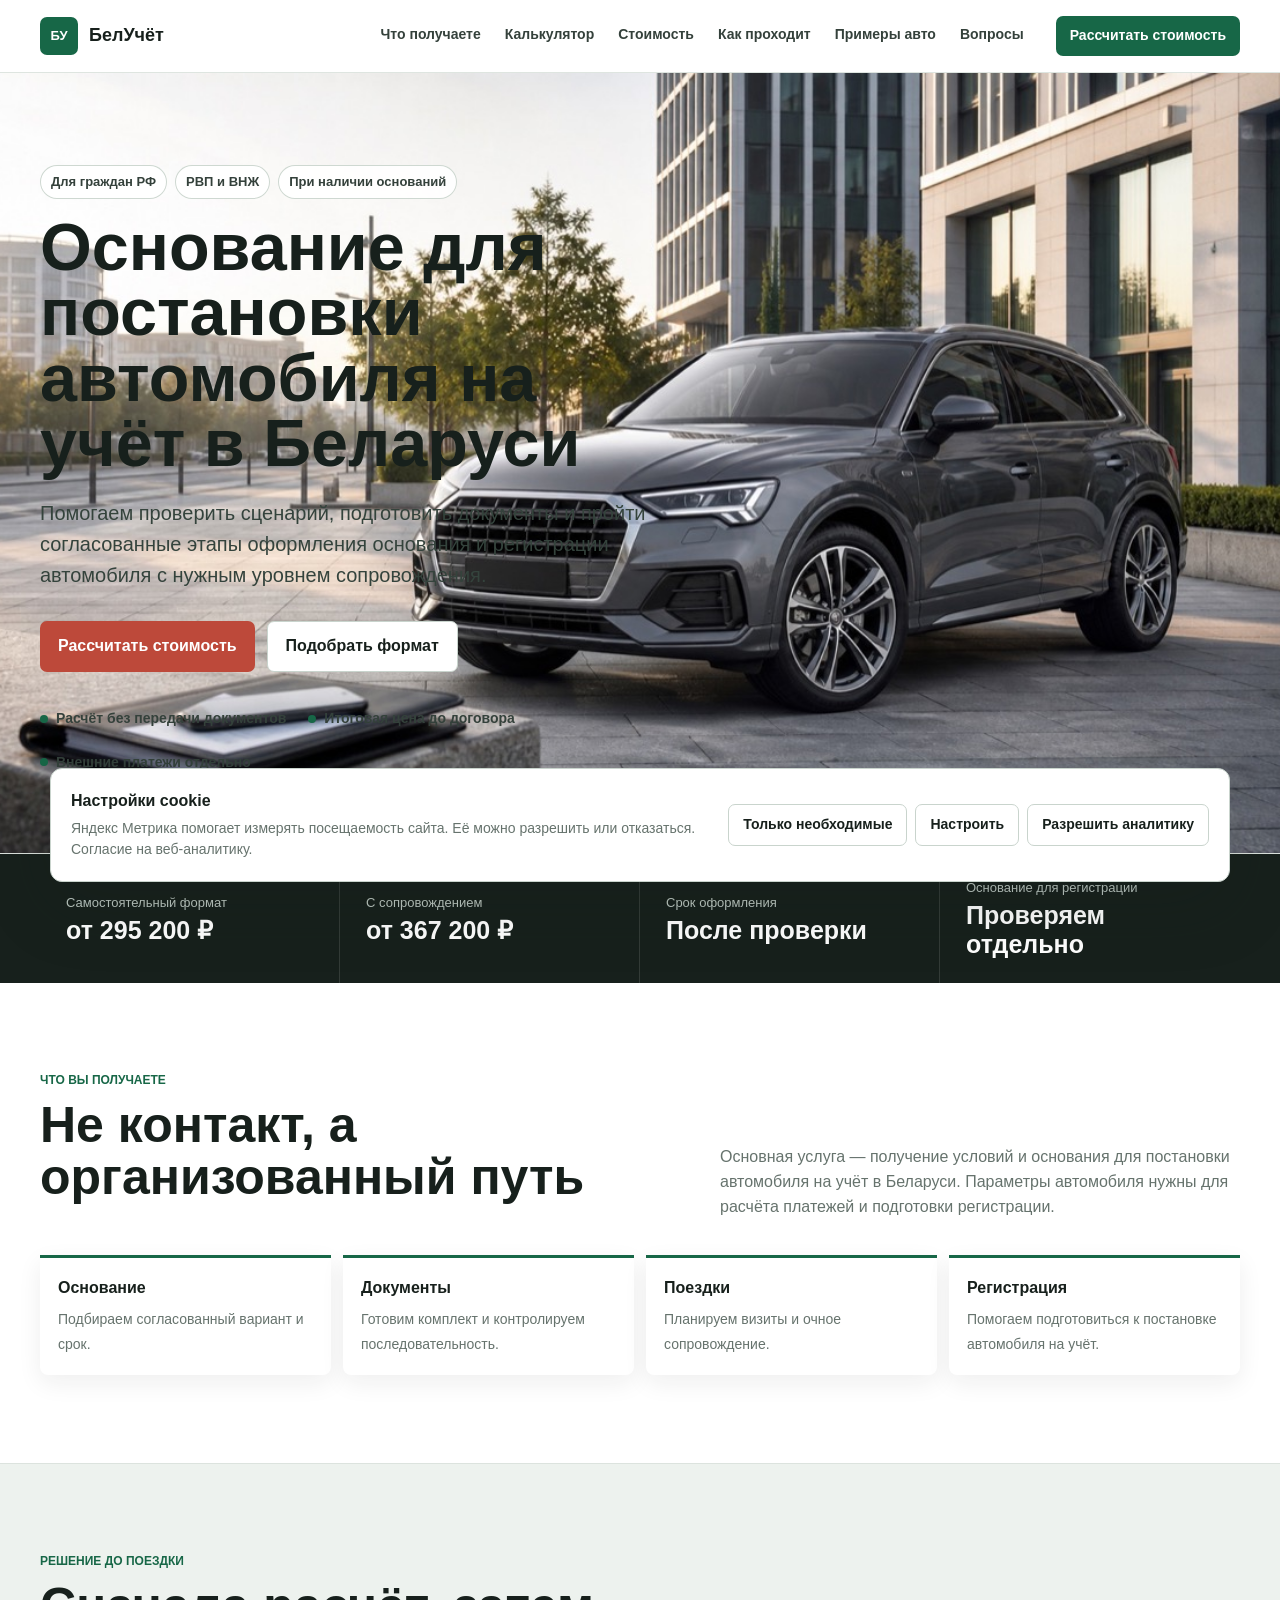
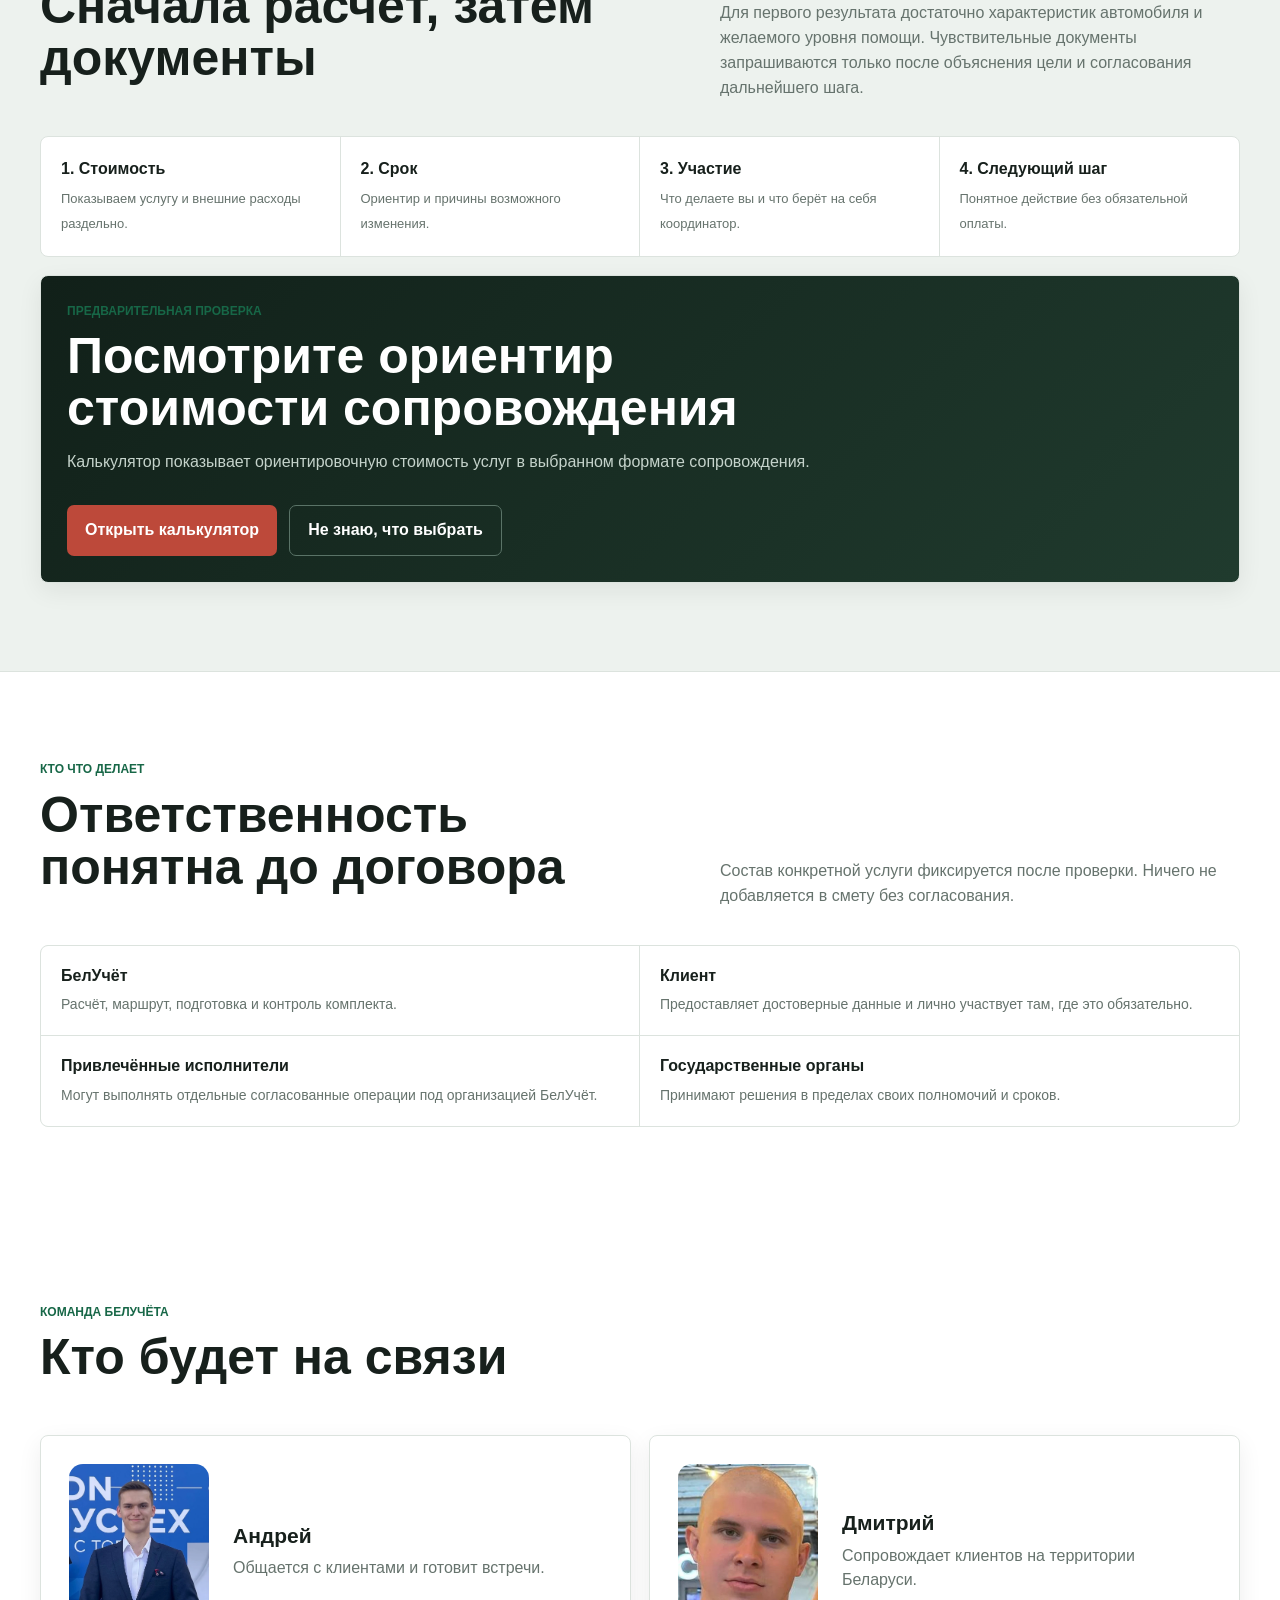
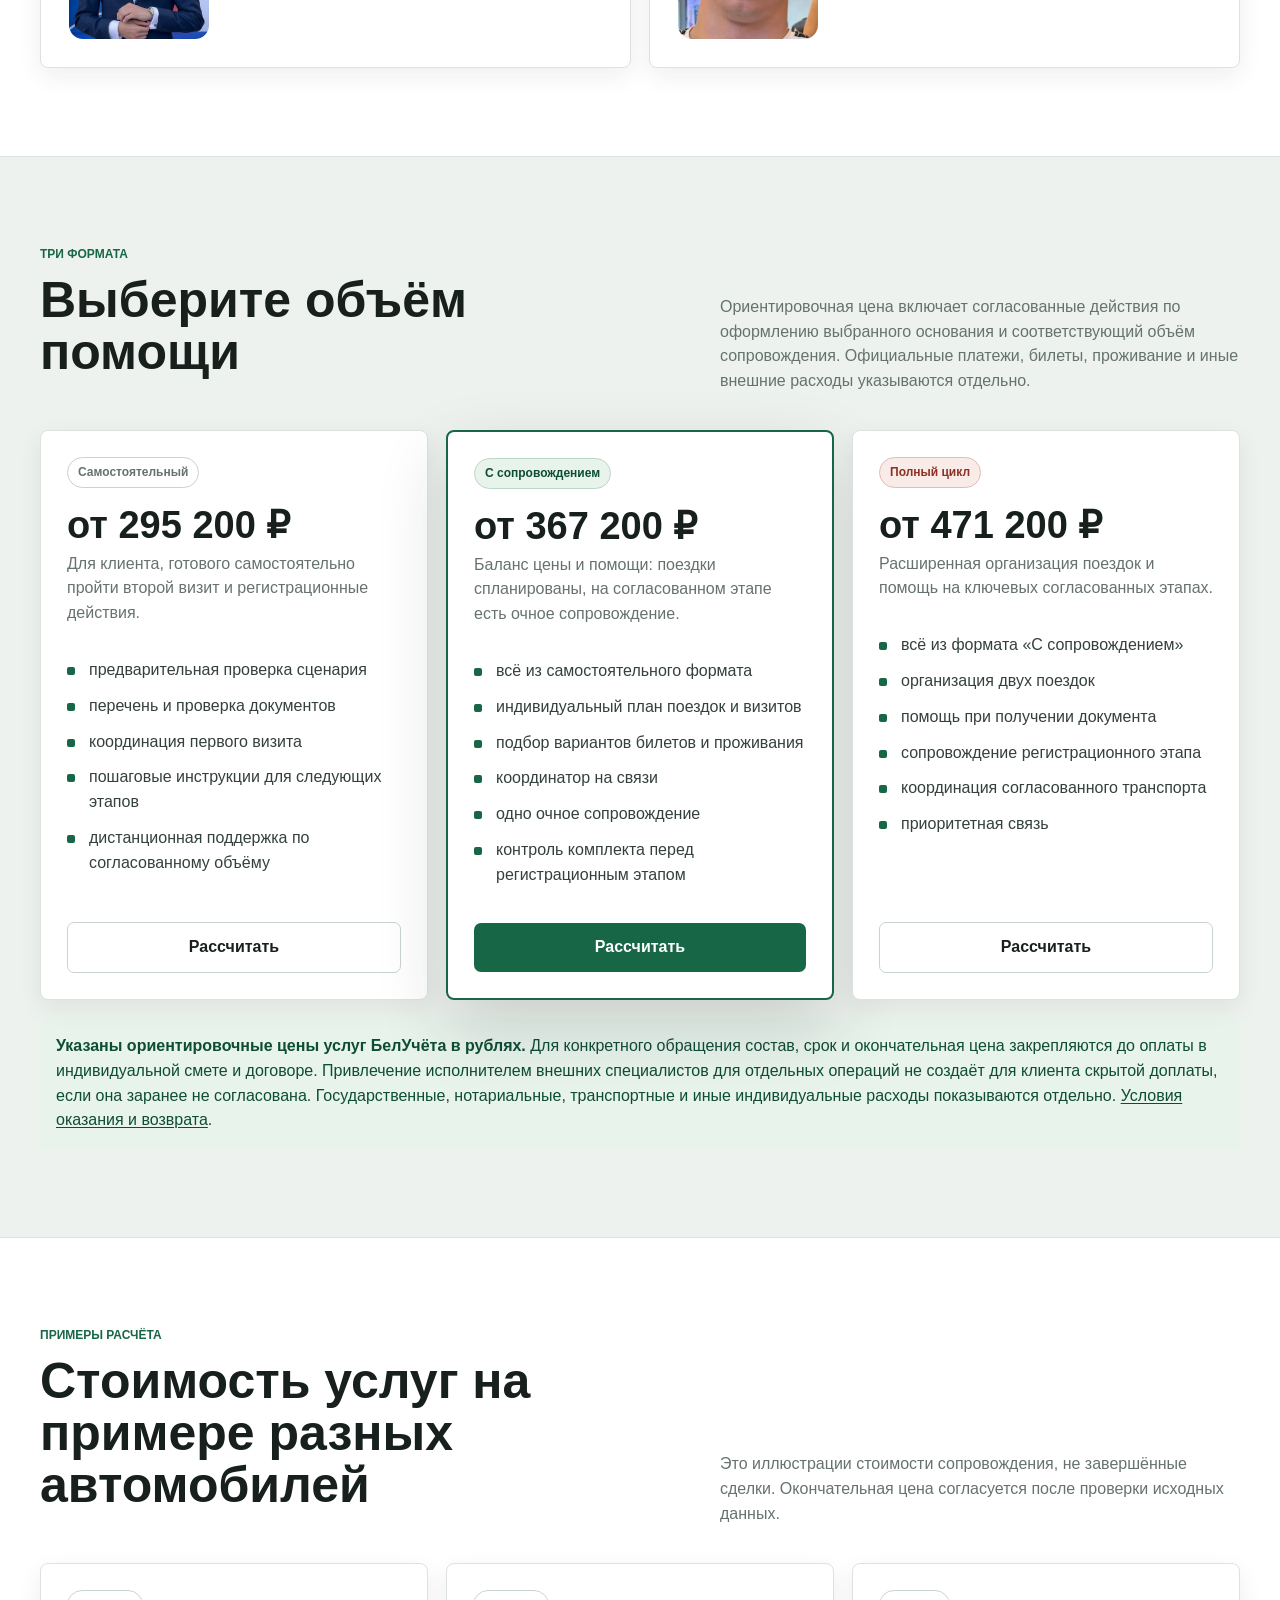
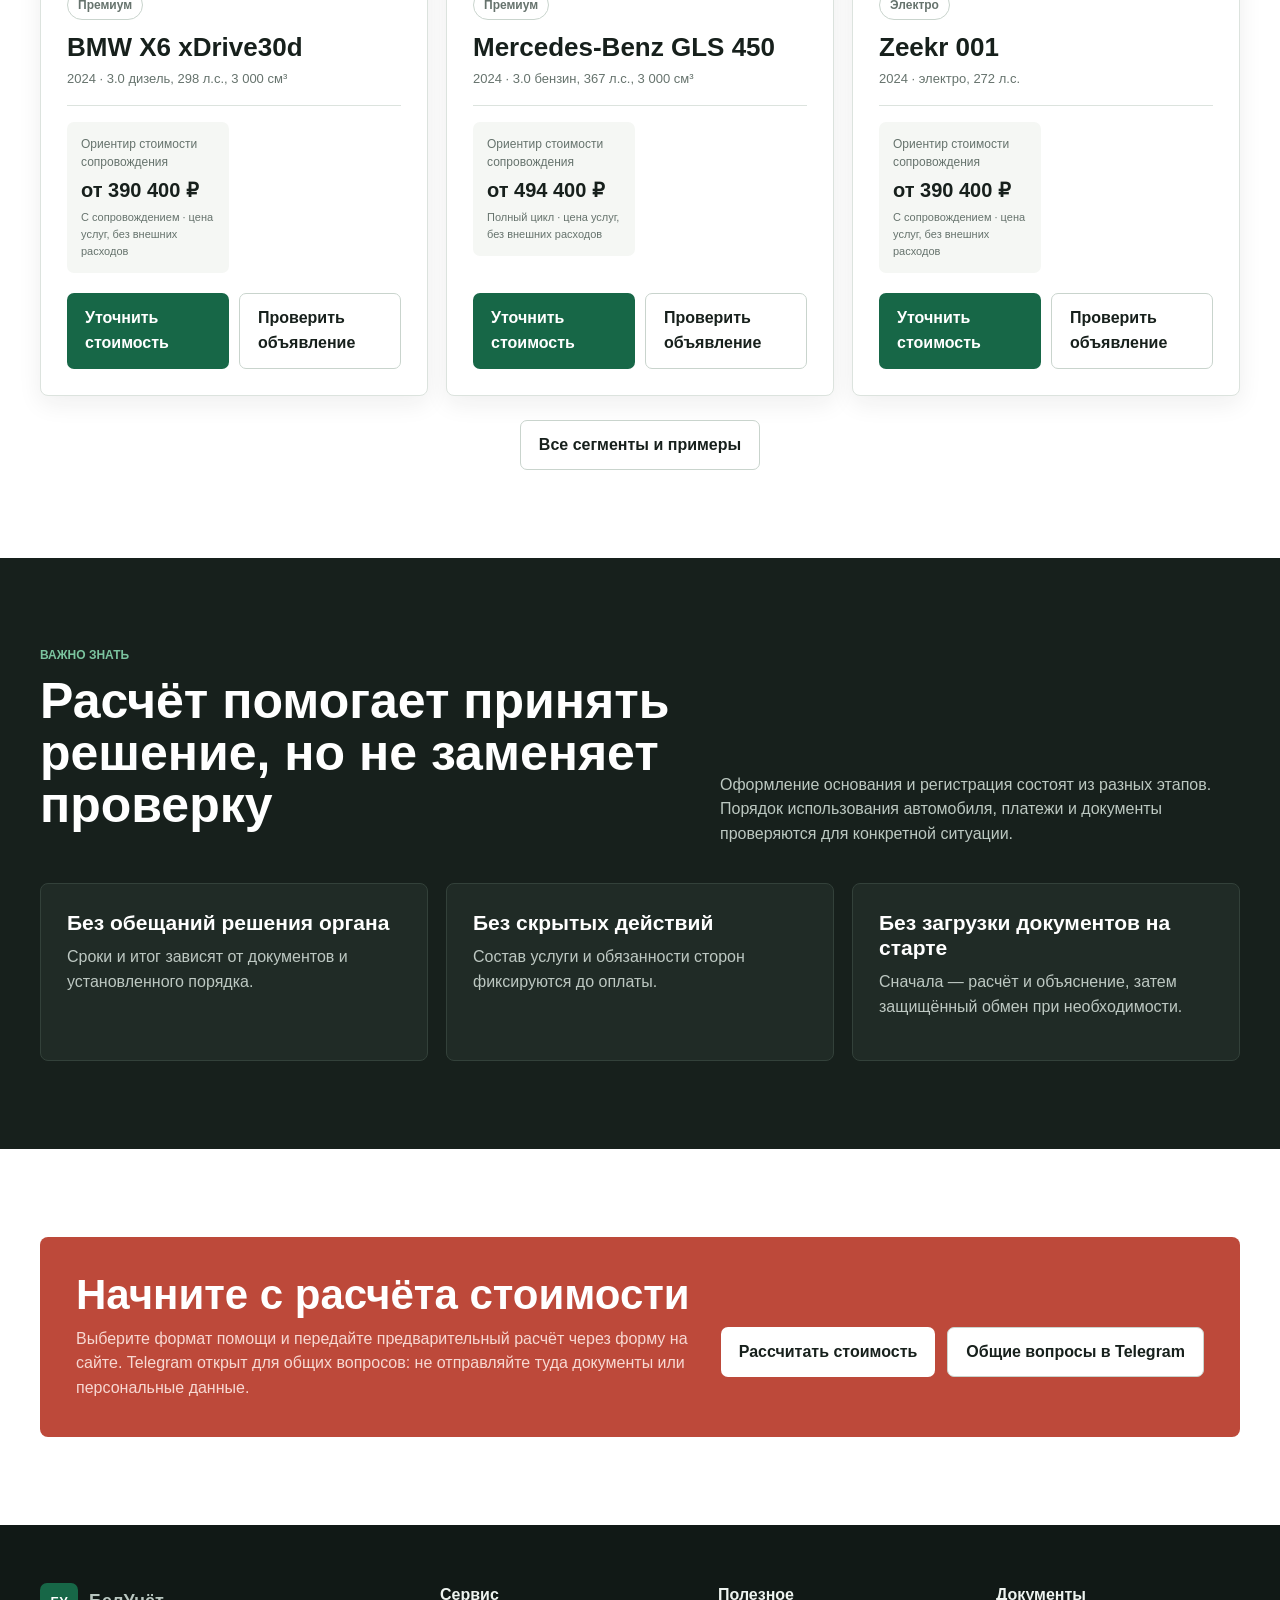
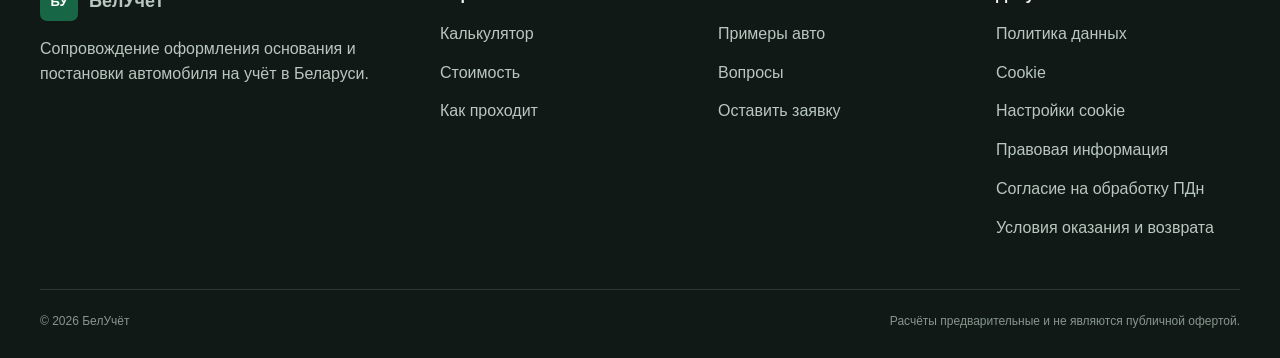
<file: index.html>
<!doctype html>
<html lang="ru">
<head>
  <meta charset="utf-8">
  <meta name="viewport" content="width=device-width, initial-scale=1">
  <title>БелУчёт — основание и сопровождение регистрации автомобиля в Беларуси</title>
  <meta name="description" content="Сопровождаем граждан РФ при оформлении применимого основания и подготовке к постановке автомобиля на учёт в Беларуси.">
  <link rel="canonical" href="https://beluchet.ru/">
  <meta property="og:title" content="БелУчёт — основание для регистрации автомобиля в Беларуси">
  <meta property="og:description" content="Предварительный расчёт стоимости услуг, подготовка документов и сопровождение постановки автомобиля на учёт.">
  <meta property="og:image" content="https://beluchet.ru/assets/images/hero-belarus-auto.jpg">
  <meta property="og:type" content="website">
  <link rel="stylesheet" href="/assets/styles.css">
</head>
<body>
  <a class="skip-link" href="#main">К содержанию</a>
  <header class="topbar">
    <div class="wrap nav">
      <a class="brand" href="/" aria-label="БелУчёт, главная"><span class="brand-mark">БУ</span><span>БелУчёт</span></a>
      <nav class="nav-links" aria-label="Основная навигация">
        <a href="#service">Что получаете</a>
        <a href="/calculator/">Калькулятор</a>
        <a href="/services/">Стоимость</a>
        <a href="/process/">Как проходит</a>
        <a href="/cases/">Примеры авто</a>
        <a href="/faq/">Вопросы</a>
      </nav>
      <a class="button small-button nav-cta" href="/calculator/">Рассчитать стоимость</a>
      <button class="nav-toggle" type="button" aria-label="Открыть меню" aria-expanded="false"><span></span></button>
    </div>
  </header>

  <main id="main">
    <section class="hero" aria-label="Сопровождение оформления основания для регистрации автомобиля в Беларуси">
      <picture class="hero-media">
        <source media="(max-width: 900px)" srcset="/assets/images/hero-belarus-auto-1200.jpg">
        <img src="/assets/images/hero-belarus-auto.jpg" alt="Автомобиль у современного делового центра">
      </picture>
      <div class="wrap hero-content">
        <div class="hero-copy">
          <div class="hero-kicker"><span class="hero-pill">Для граждан РФ</span><span class="hero-pill">РВП и ВНЖ</span><span class="hero-pill">При наличии оснований</span></div>
          <h1>Основание для постановки автомобиля на учёт в Беларуси</h1>
          <p class="lead">Помогаем проверить сценарий, подготовить документы и пройти согласованные этапы оформления основания и регистрации автомобиля с нужным уровнем сопровождения.</p>
          <div class="hero-actions">
            <a class="button red" href="/calculator/">Рассчитать стоимость</a>
            <button class="button secondary" type="button" data-open-basis-check>Подобрать формат</button>
          </div>
          <div class="hero-proof"><span>Расчёт без передачи документов</span><span>Итоговая цена до договора</span><span>Внешние платежи отдельно</span></div>
        </div>
      </div>
    </section>

    <section class="price-rail" aria-label="Основные условия">
      <div class="wrap price-rail-grid">
        <div class="rail-item"><span>Самостоятельный формат</span><strong>от 295 200 ₽</strong></div>
        <div class="rail-item"><span>С сопровождением</span><strong>от 367 200 ₽</strong></div>
        <div class="rail-item"><span>Срок оформления</span><strong>После проверки</strong></div>
        <div class="rail-item"><span>Основание для регистрации</span><strong>Проверяем отдельно</strong></div>
      </div>
    </section>

    <section class="section white" id="service">
      <div class="wrap">
        <div class="section-head"><div><div class="eyebrow">Что вы получаете</div><h2>Не контакт, а организованный путь</h2></div><p>Основная услуга — получение условий и основания для постановки автомобиля на учёт в Беларуси. Параметры автомобиля нужны для расчёта платежей и подготовки регистрации.</p></div>
        <div class="scope-grid">
          <article class="scope-item"><strong>Основание</strong><span>Подбираем согласованный вариант и срок.</span></article>
          <article class="scope-item"><strong>Документы</strong><span>Готовим комплект и контролируем последовательность.</span></article>
          <article class="scope-item"><strong>Поездки</strong><span>Планируем визиты и очное сопровождение.</span></article>
          <article class="scope-item"><strong>Регистрация</strong><span>Помогаем подготовиться к постановке автомобиля на учёт.</span></article>
        </div>
      </div>
    </section>

    <section class="section tint">
      <div class="wrap">
        <div class="section-head"><div><div class="eyebrow">Решение до поездки</div><h2>Сначала расчёт, затем документы</h2></div><p>Для первого результата достаточно характеристик автомобиля и желаемого уровня помощи. Чувствительные документы запрашиваются только после объяснения цели и согласования дальнейшего шага.</p></div>
        <div class="trust-strip">
          <div><strong>1. Стоимость</strong><span>Показываем услугу и внешние расходы раздельно.</span></div>
          <div><strong>2. Срок</strong><span>Ориентир и причины возможного изменения.</span></div>
          <div><strong>3. Участие</strong><span>Что делаете вы и что берёт на себя координатор.</span></div>
          <div><strong>4. Следующий шаг</strong><span>Понятное действие без обязательной оплаты.</span></div>
        </div>
        <div class="card decision-card" style="margin-top:18px">
          <div class="section-head single" style="margin-bottom:22px"><div><div class="eyebrow">Предварительная проверка</div><h2>Посмотрите ориентир стоимости сопровождения</h2><p>Калькулятор показывает ориентировочную стоимость услуг в выбранном формате сопровождения.</p></div></div>
          <div class="hero-actions"><a class="button red" href="/calculator/">Открыть калькулятор</a><button class="button secondary" type="button" data-open-basis-check>Не знаю, что выбрать</button></div>
        </div>
      </div>
    </section>

    <section class="section white">
      <div class="wrap">
        <div class="section-head"><div><div class="eyebrow">Кто что делает</div><h2>Ответственность понятна до договора</h2></div><p>Состав конкретной услуги фиксируется после проверки. Ничего не добавляется в смету без согласования.</p></div>
        <div class="role-table">
          <div class="role-row"><div><strong>БелУчёт</strong><span>Расчёт, маршрут, подготовка и контроль комплекта.</span></div><div><strong>Клиент</strong><span>Предоставляет достоверные данные и лично участвует там, где это обязательно.</span></div></div>
          <div class="role-row"><div><strong>Привлечённые исполнители</strong><span>Могут выполнять отдельные согласованные операции под организацией БелУчёт.</span></div><div><strong>Государственные органы</strong><span>Принимают решения в пределах своих полномочий и сроков.</span></div></div>
        </div>
      </div>
    </section>

    <section class="section white" id="team" aria-labelledby="team-title">
      <div class="wrap">
        <div class="section-head single"><div><div class="eyebrow">Команда БелУчёта</div><h2 id="team-title">Кто будет на связи</h2></div></div>
        <div class="grid two expert-grid">
          <article class="card expert-card" id="andrey">
            <img class="expert-portrait" src="/assets/images/experts/andrey.webp" width="734" height="1200" alt="" loading="lazy" decoding="async">
            <div><h3>Андрей</h3><p>Общается с клиентами и готовит встречи.</p></div>
          </article>
          <article class="card expert-card" id="dmitry">
            <img class="expert-portrait" src="/assets/images/experts/dmitry.webp" width="551" height="1200" alt="" loading="lazy" decoding="async">
            <div><h3>Дмитрий</h3><p>Сопровождает клиентов на территории Беларуси.</p></div>
          </article>
        </div>
      </div>
    </section>

    <section class="section tint" id="tariffs">
      <div class="wrap">
        <div class="section-head"><div><div class="eyebrow">Три формата</div><h2>Выберите объём помощи</h2></div><p>Ориентировочная цена включает согласованные действия по оформлению выбранного основания и соответствующий объём сопровождения. Официальные платежи, билеты, проживание и иные внешние расходы указываются отдельно.</p></div>
        <div class="grid three">
          <article class="card price-card"><span class="tag">Самостоятельный</span><div class="price">от 295 200 ₽</div><p class="price-sub">Для клиента, готового самостоятельно пройти второй визит и регистрационные действия.</p><ul class="list"><li>предварительная проверка сценария</li><li>перечень и проверка документов</li><li>координация первого визита</li><li>пошаговые инструкции для следующих этапов</li><li>дистанционная поддержка по согласованному объёму</li></ul><a class="button secondary" href="/calculator/?package=self">Рассчитать</a></article>
          <article class="card price-card recommended"><span class="tag green">С сопровождением</span><div class="price">от 367 200 ₽</div><p class="price-sub">Баланс цены и помощи: поездки спланированы, на согласованном этапе есть очное сопровождение.</p><ul class="list"><li>всё из самостоятельного формата</li><li>индивидуальный план поездок и визитов</li><li>подбор вариантов билетов и проживания</li><li>координатор на связи</li><li>одно очное сопровождение</li><li>контроль комплекта перед регистрационным этапом</li></ul><a class="button" href="/calculator/?package=assisted">Рассчитать</a></article>
          <article class="card price-card"><span class="tag red">Полный цикл</span><div class="price">от 471 200 ₽</div><p class="price-sub">Расширенная организация поездок и помощь на ключевых согласованных этапах.</p><ul class="list"><li>всё из формата «С сопровождением»</li><li>организация двух поездок</li><li>помощь при получении документа</li><li>сопровождение регистрационного этапа</li><li>координация согласованного транспорта</li><li>приоритетная связь</li></ul><a class="button secondary" href="/calculator/?package=full">Рассчитать</a></article>
        </div>
        <div class="price-note"><strong>Указаны ориентировочные цены услуг БелУчёта в рублях.</strong> Для конкретного обращения состав, срок и окончательная цена закрепляются до оплаты в индивидуальной смете и договоре. Привлечение исполнителем внешних специалистов для отдельных операций не создаёт для клиента скрытой доплаты, если она заранее не согласована. Государственные, нотариальные, транспортные и иные индивидуальные расходы показываются отдельно. <a href="/terms/" class="text-link">Условия оказания и возврата</a>.</div>
      </div>
    </section>

    <section class="section white">
      <div class="wrap">
        <div class="section-head"><div><div class="eyebrow">Примеры расчёта</div><h2>Стоимость услуг на примере разных автомобилей</h2></div><p>Это иллюстрации стоимости сопровождения, не завершённые сделки. Окончательная цена согласуется после проверки исходных данных.</p></div>
        <div class="grid three car-examples-grid" data-car-examples data-featured-only="true" data-feature-limit="3"></div>
        <div class="center" style="margin-top:24px"><a class="button secondary" href="/cases/">Все сегменты и примеры</a></div>
      </div>
    </section>

    <section class="section dark">
      <div class="wrap">
        <div class="section-head"><div><div class="eyebrow">Важно знать</div><h2>Расчёт помогает принять решение, но не заменяет проверку</h2></div><p>Оформление основания и регистрация состоят из разных этапов. Порядок использования автомобиля, платежи и документы проверяются для конкретной ситуации.</p></div>
        <div class="grid three"><article class="card"><h3>Без обещаний решения органа</h3><p>Сроки и итог зависят от документов и установленного порядка.</p></article><article class="card"><h3>Без скрытых действий</h3><p>Состав услуги и обязанности сторон фиксируются до оплаты.</p></article><article class="card"><h3>Без загрузки документов на старте</h3><p>Сначала — расчёт и объяснение, затем защищённый обмен при необходимости.</p></article></div>
      </div>
    </section>

    <section class="section white"><div class="wrap"><div class="cta-band"><div><h2>Начните с расчёта стоимости</h2><p>Выберите формат помощи и передайте предварительный расчёт через форму на сайте. Telegram открыт для общих вопросов: не отправляйте туда документы или персональные данные.</p></div><div class="hero-actions"><a class="button" href="/calculator/">Рассчитать стоимость</a><a class="button secondary" href="https://t.me/beluchet" data-telegram-link target="_blank" rel="noopener noreferrer">Общие вопросы в Telegram</a></div></div></div></section>
  </main>

  <dialog data-basis-dialog aria-labelledby="basis-dialog-title">
    <form class="modal-card basis-form" data-basis-form>
      <div class="modal-head"><div><div class="eyebrow">Подбор формата</div><h2 id="basis-dialog-title">Ответьте на два вопроса</h2></div><button class="icon-button" type="button" aria-label="Закрыть" onclick="this.closest('dialog').close()">×</button></div>
      <fieldset><legend>Какое основание рассматриваете?</legend><div class="choice-grid"><label class="choice-card"><input type="radio" name="basis" value="rvp" checked><span><strong>РВП</strong><small>Основание и срок уточняются после проверки.</small></span></label><label class="choice-card"><input type="radio" name="basis" value="unsure"><span><strong>Нужна рекомендация</strong><small>Сначала сравним доступные варианты.</small></span></label></div></fieldset>
      <fieldset><legend>Как хотите проходить визиты?</legend><div class="choice-grid"><label class="choice-card"><input type="radio" name="visits" value="self" checked><span><strong>Часть самостоятельно</strong><small>Минимальная стоимость сопровождения.</small></span></label><label class="choice-card"><input type="radio" name="visits" value="minimum"><span><strong>Максимум организации</strong><small>Координатор на ключевых этапах.</small></span></label></div></fieldset>
      <button class="button" type="submit">Показать следующий шаг</button><div class="basis-result" data-basis-result hidden></div>
    </form>
  </dialog>
  <dialog class="case-dialog" data-case-dialog><div class="modal-card"><div class="modal-head"><span></span><button class="icon-button" type="button" aria-label="Закрыть" onclick="this.closest('dialog').close()">×</button></div><div data-case-dialog-content></div></div></dialog>

  <footer class="footer"><div class="wrap"><div class="footer-grid"><div><a class="brand" href="/"><span class="brand-mark">БУ</span><span>БелУчёт</span></a><p style="margin-top:16px">Сопровождение оформления основания и постановки автомобиля на учёт в Беларуси.</p></div><div><div class="footer-title">Сервис</div><p><a href="/calculator/">Калькулятор</a></p><p><a href="/services/">Стоимость</a></p><p><a href="/process/">Как проходит</a></p></div><div><div class="footer-title">Полезное</div><p><a href="/cases/">Примеры авто</a></p><p><a href="/faq/">Вопросы</a></p><p><a href="/contacts/">Оставить заявку</a></p></div><div><div class="footer-title">Документы</div><p><a href="/privacy/">Политика данных</a></p><p><a href="/cookies/">Cookie</a></p><p><a href="#" data-cookie-settings-link>Настройки cookie</a></p><p><a href="/disclaimer/">Правовая информация</a></p></div></div><div class="footer-bottom"><span>© <span data-current-year></span> БелУчёт</span><span>Расчёты предварительные и не являются публичной офертой.</span></div></div></footer>
  <a class="button red sticky-mobile-cta" href="/calculator/">Рассчитать стоимость</a>
  <script src="/assets/runtime-config.js"></script><script src="/assets/config.js"></script><script src="/assets/cases-data.js"></script><script src="/assets/car-examples-data.js"></script><script src="/assets/site.js" defer></script>
</body>
</html>
</file>
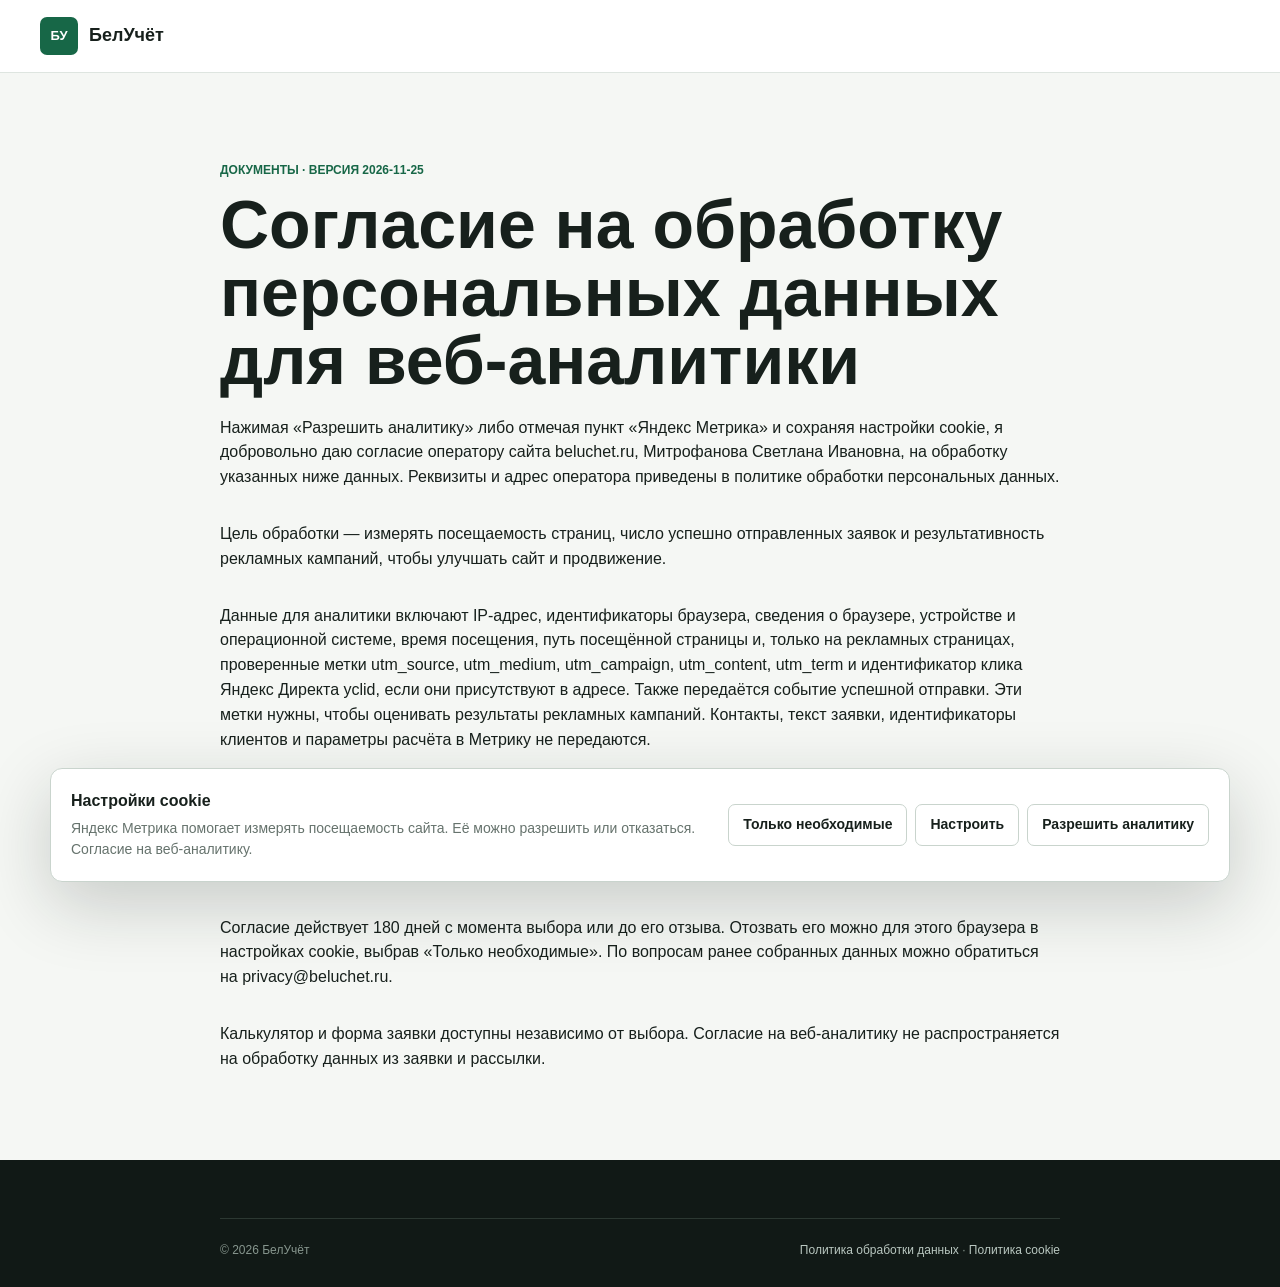
<file: analytics-consent/index.html>
<!doctype html>
<html lang="ru">
<head>
  <meta charset="utf-8">
  <meta name="viewport" content="width=device-width,initial-scale=1">
  <meta name="robots" content="noindex,follow">
  <title>Согласие на веб-аналитику — БелУчёт</title>
  <link rel="canonical" href="https://beluchet.ru/analytics-consent/">
  <link rel="stylesheet" href="/assets/styles.css">
</head>
<body>
  <a class="skip-link" href="#main">К содержанию</a>
  <header class="topbar"><div class="wrap nav"><a class="brand" href="/"><span class="brand-mark">БУ</span><span>БелУчёт</span></a></div></header>
  <main id="main" class="section"><div class="narrow">
    <div class="eyebrow">Документы · версия <span data-config="cookies.policyVersion">2026-11-24</span></div>
    <h1>Согласие на обработку персональных данных для веб-аналитики</h1>
    <div class="document">
      <p>Нажимая «Разрешить аналитику» либо отмечая пункт «Яндекс Метрика» и сохраняя настройки cookie, я добровольно даю согласие оператору сайта beluchet.ru, <span data-operator-name>Митрофанова Светлана Ивановна</span>, на обработку указанных ниже данных. Реквизиты и адрес оператора приведены в <a href="/privacy/">политике обработки персональных данных</a>.</p>
      <p>Цель обработки — измерять посещаемость страниц, число успешно отправленных заявок и результативность рекламных кампаний, чтобы улучшать сайт и продвижение.</p>
      <p>Данные для аналитики включают IP-адрес, идентификаторы браузера, сведения о браузере, устройстве и операционной системе, время посещения, путь посещённой страницы и, только на рекламных страницах, проверенные метки utm_source, utm_medium, utm_campaign, utm_content, utm_term и идентификатор клика Яндекс Директа yclid, если они присутствуют в адресе. Также передаётся событие успешной отправки. Эти метки нужны, чтобы оценивать результаты рекламных кампаний. Контакты, текст заявки, идентификаторы клиентов и параметры расчёта в Метрику не передаются.</p>
      <p>Я соглашаюсь на автоматизированный сбор, запись, систематизацию, накопление, хранение, извлечение, использование, предоставление доступа, обезличивание, блокирование, удаление и уничтожение этих данных. Я также соглашаюсь на обработку этих данных по поручению оператора организацией ООО «ЯНДЕКС» (Россия, г. Москва, ул. Льва Толстого, д. 16) на условиях <a href="https://yandex.ru/legal/metrica_termsofuse/ru/">сервиса Яндекс Метрика</a>.</p>
      <p>Согласие действует 180 дней с момента выбора или до его отзыва. Отозвать его можно для этого браузера в <a href="#cookie-settings" data-cookie-settings-link>настройках cookie</a>, выбрав «Только необходимые». По вопросам ранее собранных данных можно обратиться на <a href="mailto:privacy@beluchet.ru" data-config-email="brand.privacyEmail">privacy@beluchet.ru</a>.</p>
      <p>Калькулятор и форма заявки доступны независимо от выбора. Согласие на веб-аналитику не распространяется на обработку данных из заявки и рассылки.</p>
    </div>
  </div></main>
  <footer class="footer"><div class="narrow"><div class="footer-bottom" style="margin-top:0"><span>© <span data-current-year></span> БелУчёт</span><span><a href="/privacy/">Политика обработки данных</a> · <a href="/cookies/">Политика cookie</a></span></div></div></footer>
  <script src="/assets/runtime-config.js"></script><script src="/assets/config.js"></script><script src="/assets/site.js" defer></script>
</body>
</html>
</file>
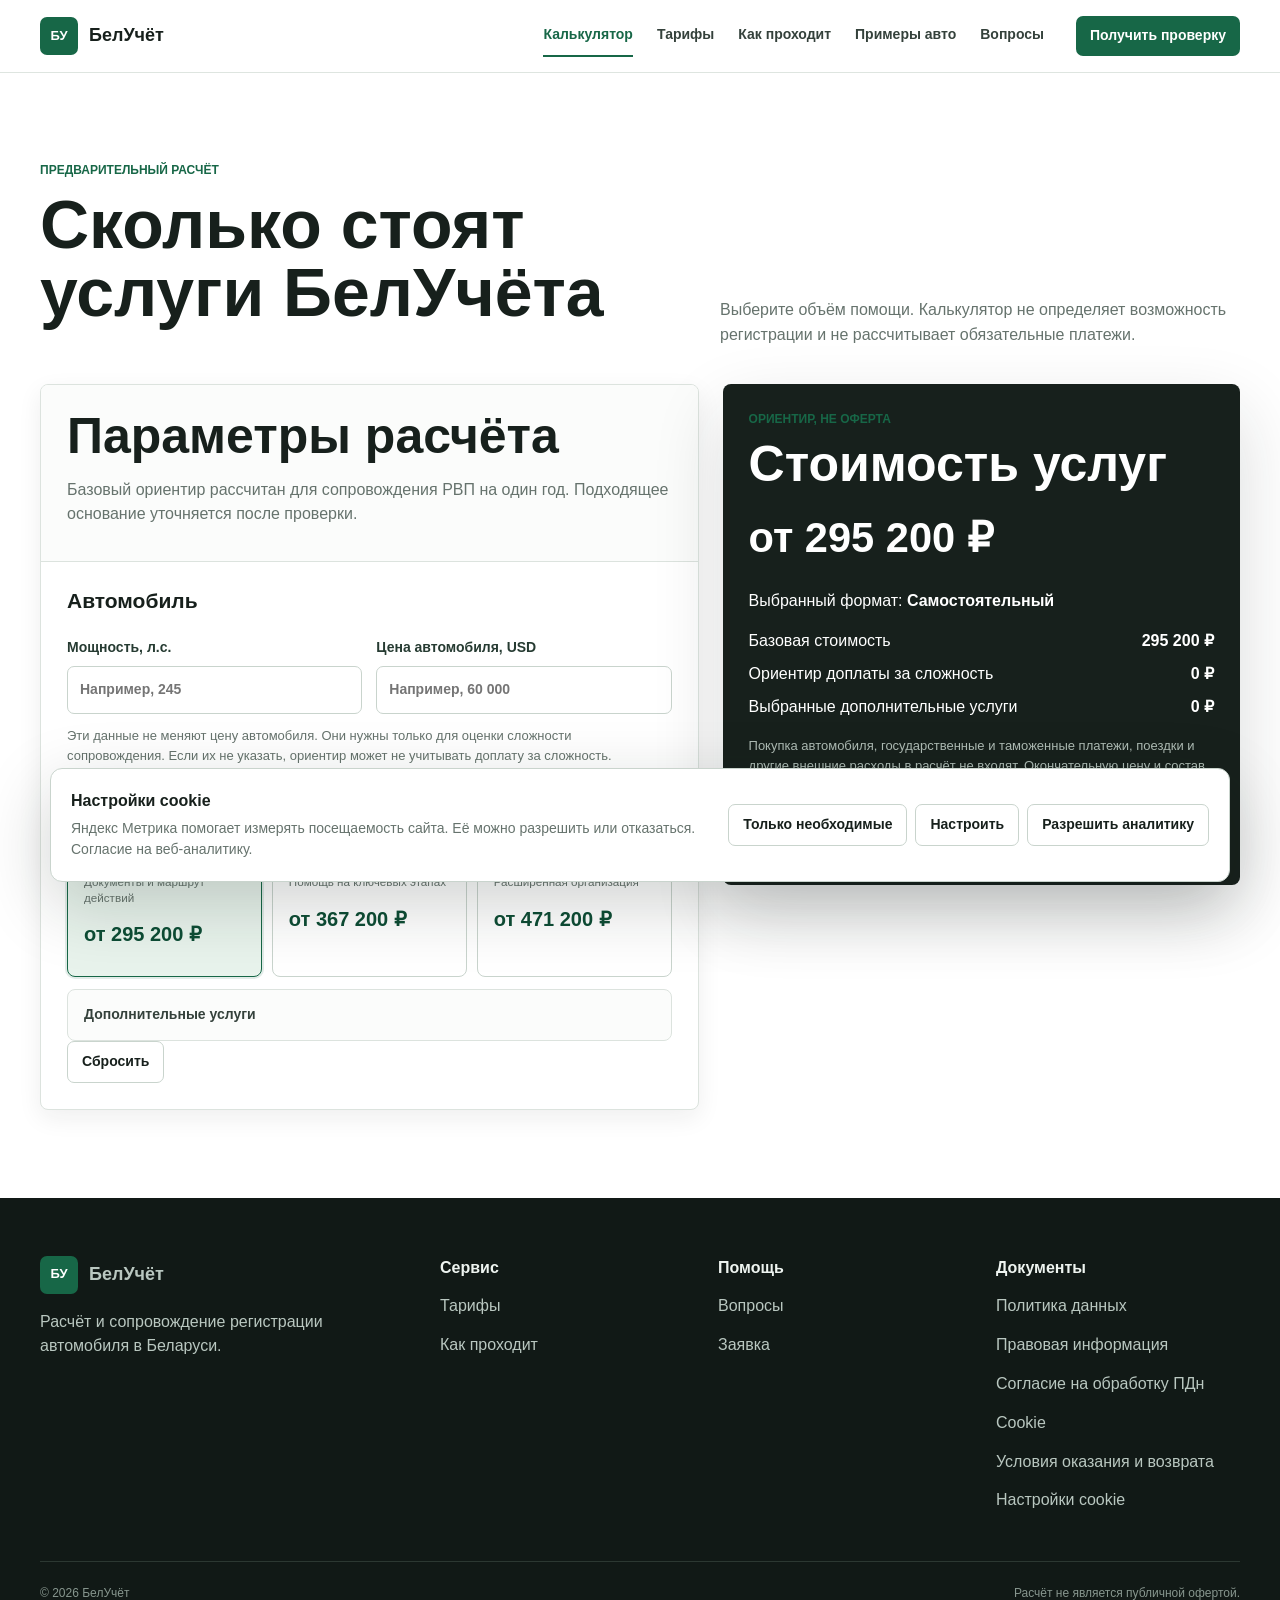
<file: calculator/index.html>
<!doctype html>
<html lang="ru">
<head>
  <meta charset="utf-8">
  <meta name="viewport" content="width=device-width, initial-scale=1">
  <title>Калькулятор стоимости услуг БелУчёт</title>
  <meta name="description" content="Рассчитайте ориентировочную стоимость услуг БелУчёта по выбранному формату сопровождения.">
  <link rel="canonical" href="https://beluchet.ru/calculator/">
  <link rel="stylesheet" href="/assets/styles.css">
</head>
<body>
  <a class="skip-link" href="#main">К содержанию</a>
  <header class="topbar">
    <div class="wrap nav">
      <a class="brand" href="/"><span class="brand-mark">БУ</span><span>БелУчёт</span></a>
      <nav class="nav-links" aria-label="Основная навигация"><a aria-current="page" href="/calculator/">Калькулятор</a><a href="/services/">Тарифы</a><a href="/process/">Как проходит</a><a href="/cases/">Примеры авто</a><a href="/faq/">Вопросы</a></nav>
      <a class="button small-button nav-cta" href="/contacts/">Получить проверку</a>
      <button class="nav-toggle" type="button" aria-label="Открыть меню" aria-expanded="false"><span></span></button>
    </div>
  </header>

  <main id="main" class="section white">
    <div class="wrap">
      <div class="section-head">
        <div><div class="eyebrow">Предварительный расчёт</div><h1>Сколько стоят услуги БелУчёта</h1></div>
        <p>Выберите объём помощи. Калькулятор не определяет возможность регистрации и не рассчитывает обязательные платежи.</p>
      </div>
      <div class="calculator-shell">
        <form id="calculator-form" class="card calc-form">
          <div class="calc-intro"><h2>Параметры расчёта</h2><p class="muted">Базовый ориентир рассчитан для сопровождения РВП на один год. Подходящее основание уточняется после проверки.</p></div>
          <div class="calc-body">
            <section class="form-section">
              <div class="form-section-title"><h3>Автомобиль</h3></div>
              <div class="form-grid">
                <label>Мощность, л.с.<input name="power" type="number" min="1" max="2000" step="1" inputmode="numeric" placeholder="Например, 245"></label>
                <label>Цена автомобиля, USD<input name="price" type="number" min="0" max="10000000" step="1" inputmode="decimal" placeholder="Например, 60 000"></label>
              </div>
              <p class="small form-help">Эти данные не меняют цену автомобиля. Они нужны только для оценки сложности сопровождения. Если их не указать, ориентир может не учитывать доплату за сложность.</p>
            </section>
            <fieldset class="form-section" style="border:0;padding:0;margin:0;min-inline-size:0">
              <legend class="form-section-title">Формат сопровождения</legend>
              <div class="tariff-choice-grid">
                <label class="tariff-choice"><input name="package" type="radio" value="self" checked><span><strong>Самостоятельный</strong><small>Документы и маршрут действий</small><b data-package-price="self">от 295 200 ₽</b></span></label>
                <label class="tariff-choice"><input name="package" type="radio" value="assisted"><span><strong>С сопровождением</strong><small>Помощь на ключевых этапах</small><b data-package-price="assisted">от 367 200 ₽</b></span></label>
                <label class="tariff-choice"><input name="package" type="radio" value="full"><span><strong>Полный цикл</strong><small>Расширенная организация</small><b data-package-price="full">от 471 200 ₽</b></span></label>
              </div>
            </fieldset>
            <details class="calc-disclosure">
              <summary><span>Дополнительные услуги</span></summary>
              <div class="disclosure-body check-grid">
                <label class="checkline"><input name="gai" type="checkbox"><span>Помощь с постановкой на учёт<small data-gai-description>Доплата 47 200 ₽ для самостоятельного тарифа.</small></span></label>
                <label class="checkline"><input name="annual" type="checkbox"><span>Контроль сроков и платежей<small>Доплата 23 200 ₽ за год сопровождения. Сами платежи не включены.</small></span></label>
              </div>
            </details>
            <div class="calc-controls"><button class="button secondary small-button" type="button" data-reset-calculator>Сбросить</button></div>
          </div>
        </form>
        <aside class="card calc-result" aria-labelledby="estimate-title">
          <div class="eyebrow">Ориентир, не оферта</div><h2 id="estimate-title">Стоимость услуг</h2>
          <p class="service-estimate-total" data-out-scenario aria-live="polite">от 295 200 ₽</p>
          <p>Выбранный формат: <strong data-out-basis>Самостоятельный</strong></p>
          <dl class="service-estimate-details">
            <div><dt>Базовая стоимость</dt><dd data-out-base>295 200 ₽</dd></div>
            <div><dt>Ориентир доплаты за сложность</dt><dd data-out-complexity>0 ₽</dd></div>
            <div><dt>Выбранные дополнительные услуги</dt><dd data-out-extras>0 ₽</dd></div>
          </dl>
          <p class="small">Покупка автомобиля, государственные и таможенные платежи, поездки и другие внешние расходы в расчёт не входят. Окончательную цену и состав работ согласуем до оплаты.</p>
          <a class="button" href="/contacts/" data-contact-calculation>Передать расчёт на проверку</a>
        </aside>
      </div>
    </div>
  </main>
  <footer class="footer"><div class="wrap"><div class="footer-grid"><div><a class="brand" href="/"><span class="brand-mark">БУ</span><span>БелУчёт</span></a><p style="margin-top:16px">Расчёт и сопровождение регистрации автомобиля в Беларуси.</p></div><div><div class="footer-title">Сервис</div><p><a href="/services/">Тарифы</a></p><p><a href="/process/">Как проходит</a></p></div><div><div class="footer-title">Помощь</div><p><a href="/faq/">Вопросы</a></p><p><a href="/contacts/">Заявка</a></p></div><div><div class="footer-title">Документы</div><p><a href="/privacy/">Политика данных</a></p><p><a href="/disclaimer/">Правовая информация</a></p></div></div><div class="footer-bottom"><span>© <span data-current-year></span> БелУчёт</span><span>Расчёт не является публичной офертой.</span></div></div></footer>
  <script src="/assets/runtime-config.js"></script><script src="/assets/config.js"></script><script src="/assets/site.js" defer></script>
</body>
</html>
</file>
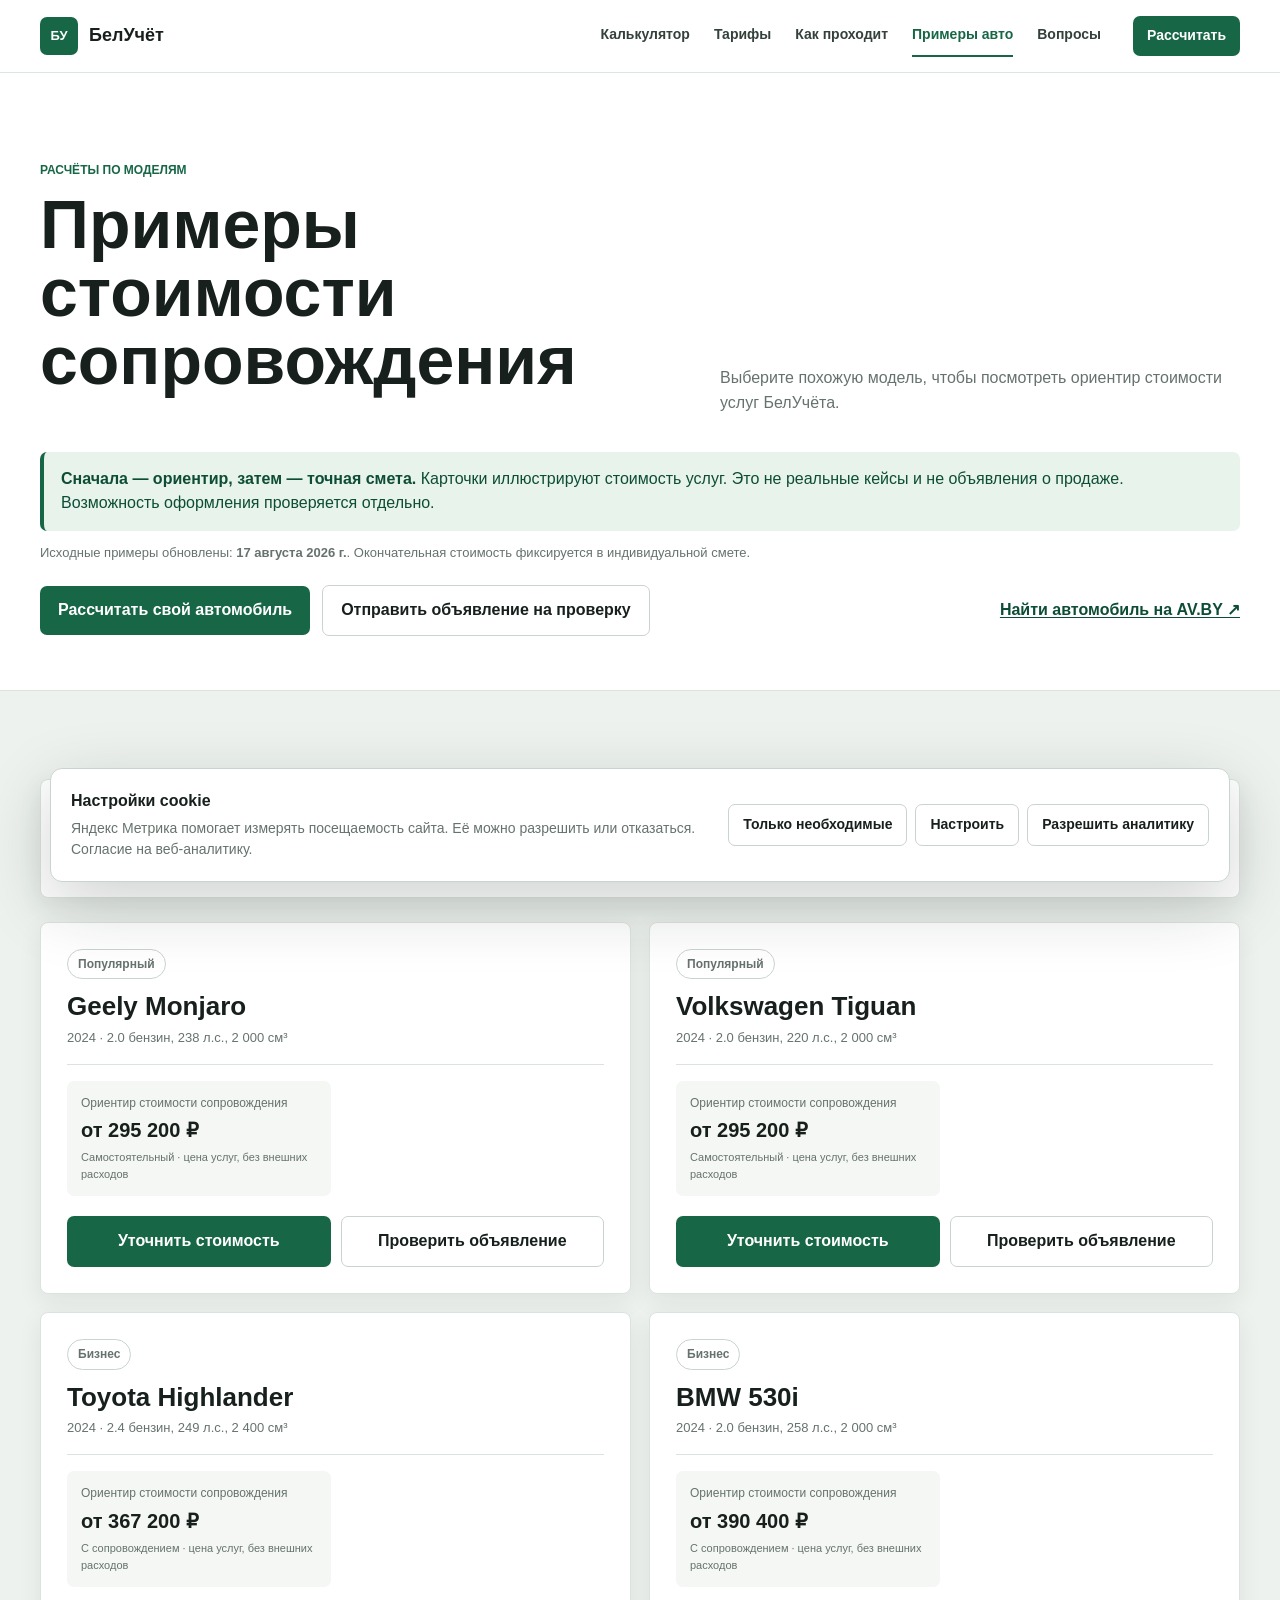
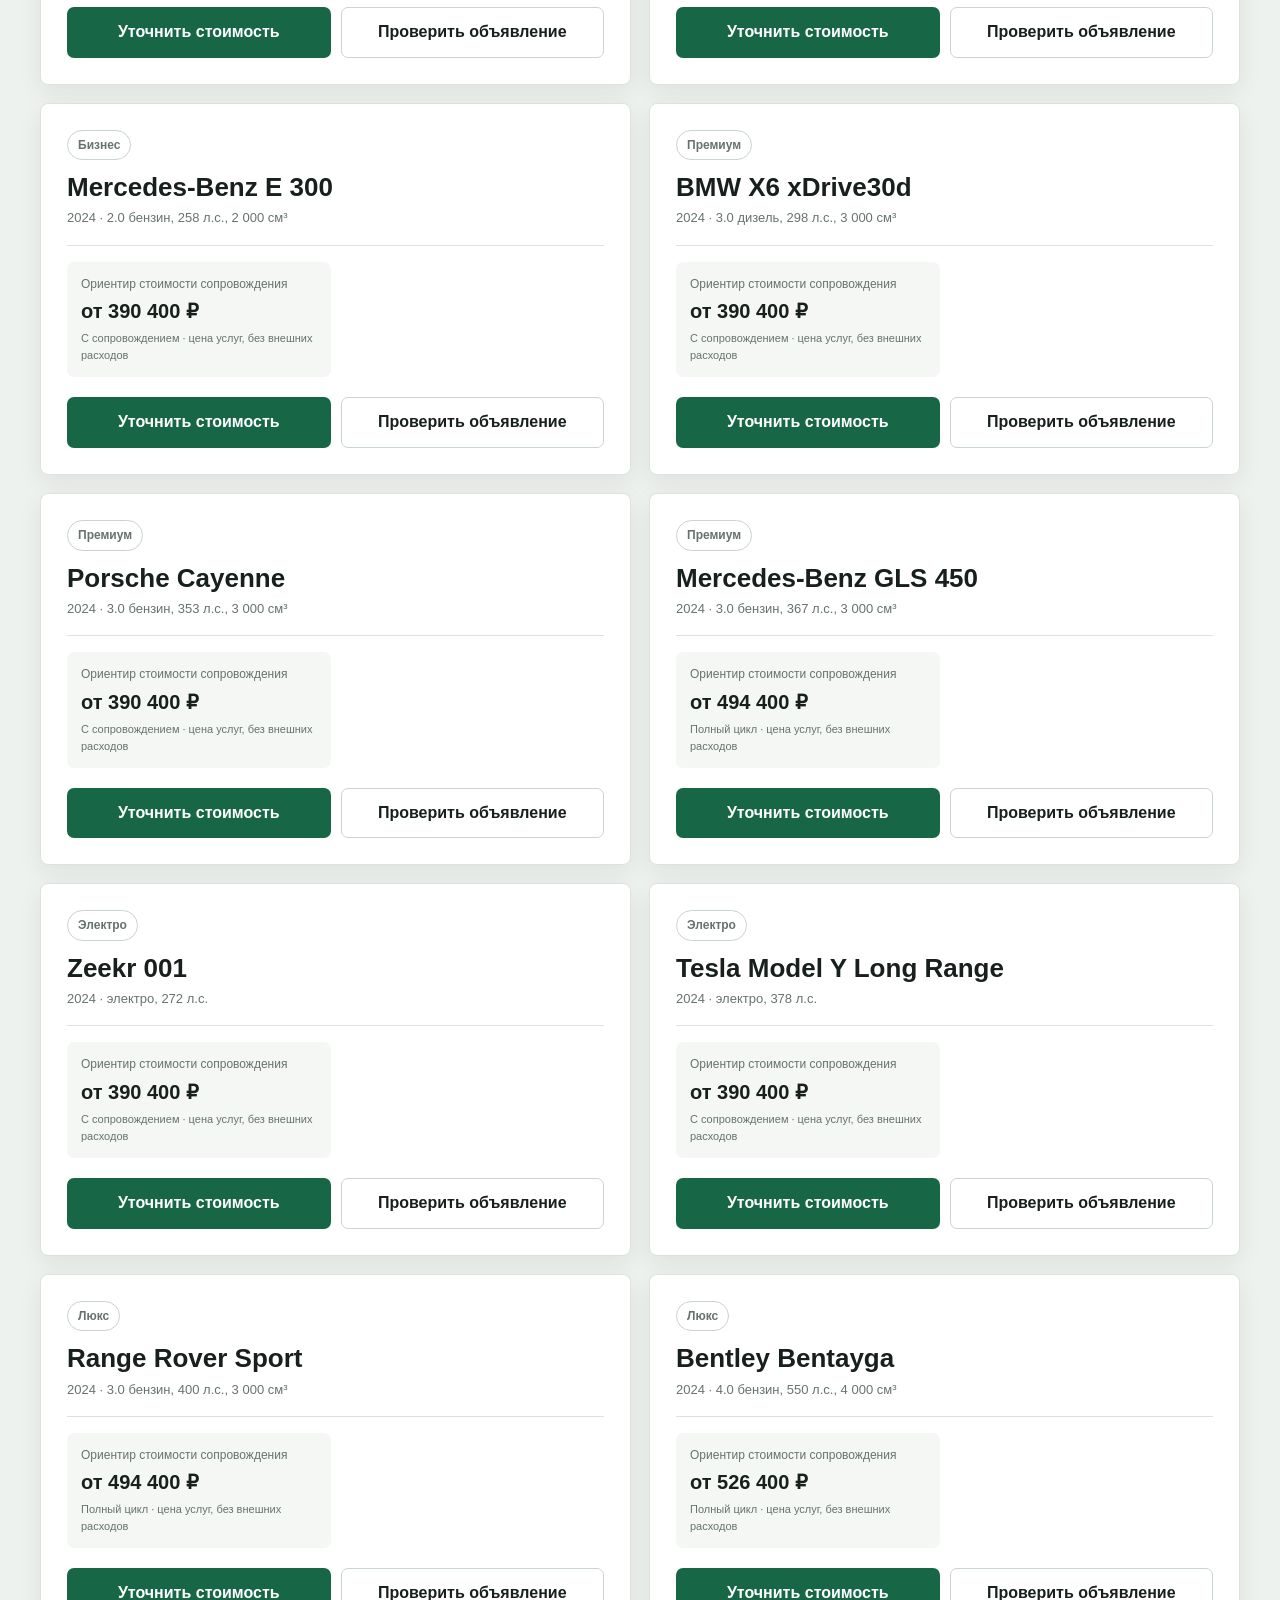
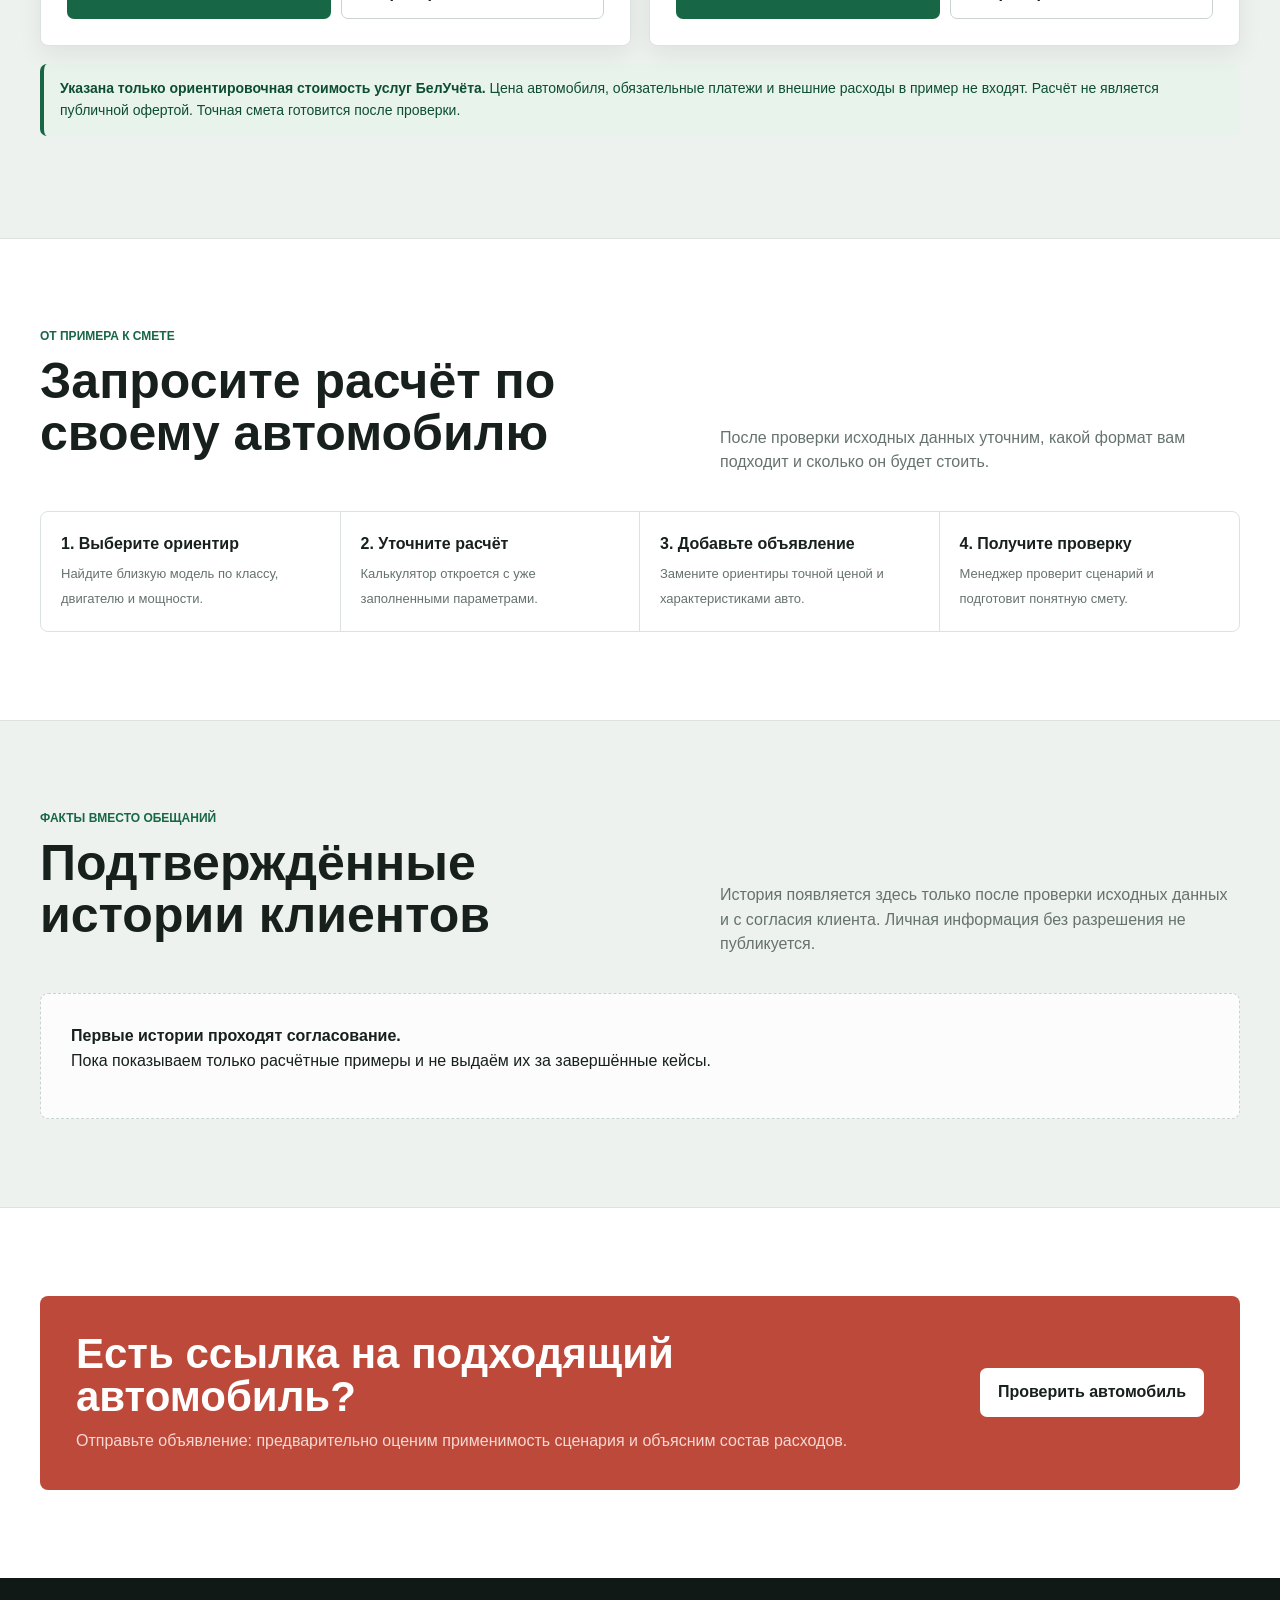
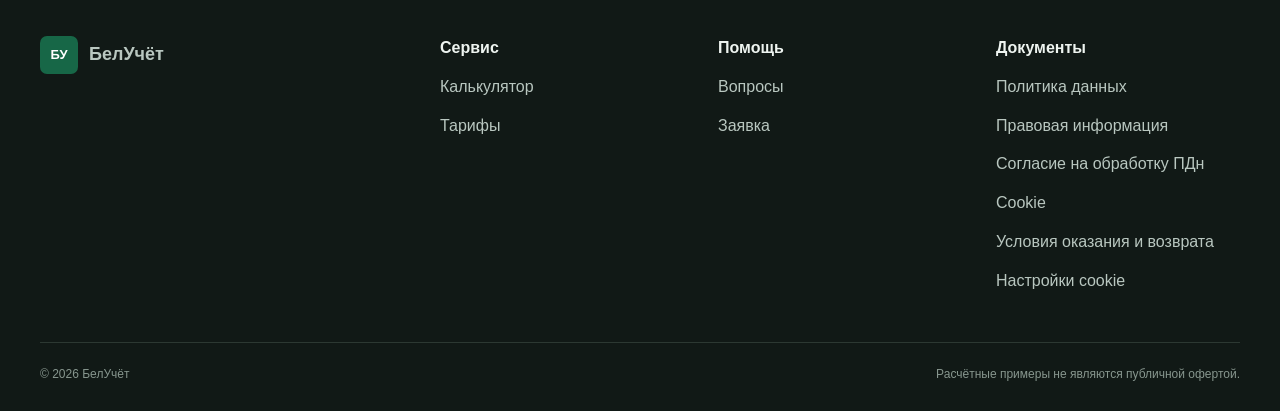
<file: cases/index.html>
<!doctype html>
<html lang="ru">
<head>
  <meta charset="utf-8">
  <meta name="viewport" content="width=device-width, initial-scale=1">
  <title>Примеры стоимости сопровождения — БелУчёт</title>
  <meta name="description" content="Посмотрите примеры ориентировочной стоимости услуг БелУчёта для разных автомобилей.">
  <link rel="canonical" href="https://beluchet.ru/cases/">
  <link rel="stylesheet" href="/assets/styles.css">
</head>
<body>
  <a class="skip-link" href="#main">К содержанию</a>
  <header class="topbar">
    <div class="wrap nav">
      <a class="brand" href="/"><span class="brand-mark">БУ</span><span>БелУчёт</span></a>
      <nav class="nav-links" aria-label="Основная навигация">
        <a href="/calculator/">Калькулятор</a>
        <a href="/services/">Тарифы</a>
        <a href="/process/">Как проходит</a>
        <a aria-current="page" href="/cases/">Примеры авто</a>
        <a href="/faq/">Вопросы</a>
      </nav>
      <a class="button small-button nav-cta" href="/calculator/">Рассчитать</a>
      <button class="nav-toggle" type="button" aria-label="Открыть меню" aria-expanded="false"><span></span></button>
    </div>
  </header>

  <main id="main">
    <section class="section white examples-hero">
      <div class="wrap">
        <div class="section-head">
          <div><div class="eyebrow">Расчёты по моделям</div><h1>Примеры стоимости сопровождения</h1></div>
          <p>Выберите похожую модель, чтобы посмотреть ориентир стоимости услуг БелУчёта.</p>
        </div>
        <div class="notice green"><strong>Сначала — ориентир, затем — точная смета.</strong> Карточки иллюстрируют стоимость услуг. Это не реальные кейсы и не объявления о продаже. Возможность оформления проверяется отдельно.</div>
        <p class="small examples-updated">Исходные примеры обновлены: <strong data-examples-updated></strong>. Окончательная стоимость фиксируется в индивидуальной смете.</p>
        <div class="example-market-actions">
          <a class="button" href="/calculator/">Рассчитать свой автомобиль</a>
          <a class="button secondary" href="/contacts/">Отправить объявление на проверку</a>
          <a class="text-link" href="https://av.by/" target="_blank" rel="noopener noreferrer">Найти автомобиль на AV.BY ↗</a>
        </div>
      </div>
    </section>

    <section class="section tint">
      <div class="wrap">
        <div class="example-toolbar card" aria-label="Фильтры примеров автомобилей">
          <label>Найти модель<input type="search" data-example-search placeholder="Например, BMW или Zeekr"></label>
          <label>Класс автомобиля<select data-example-segment><option value="all">Все классы</option><option value="mass">Популярные</option><option value="business">Бизнес-класс</option><option value="premium">Премиум</option><option value="luxury">Люкс</option><option value="electric">Электромобили</option></select></label>
          <label>Цена автомобиля<select data-example-budget><option value="0">Любая цена</option><option value="5000000">до 5 млн ₽</option><option value="7000000">до 7 млн ₽</option><option value="10000000">до 10 млн ₽</option><option value="15000000">до 15 млн ₽</option></select></label>
          <div class="example-count"><span>Показано</span><strong data-example-count></strong></div>
        </div>
        <div class="grid two car-examples-grid" data-car-examples></div>
        <div class="cases-empty" data-examples-empty hidden><strong>По выбранным условиям примеров нет.</strong><p>Измените фильтры или рассчитайте автомобиль по собственным параметрам.</p><a class="button secondary" href="/calculator/">Открыть калькулятор</a></div>
        <p class="legal-inline"><strong>Указана только ориентировочная стоимость услуг БелУчёта.</strong> Цена автомобиля, обязательные платежи и внешние расходы в пример не входят. Расчёт не является публичной офертой. Точная смета готовится после проверки.</p>
      </div>
    </section>

    <section class="section white">
      <div class="wrap">
        <div class="section-head"><div><div class="eyebrow">От примера к смете</div><h2>Запросите расчёт по своему автомобилю</h2></div><p>После проверки исходных данных уточним, какой формат вам подходит и сколько он будет стоить.</p></div>
        <div class="trust-strip example-steps">
          <div><strong>1. Выберите ориентир</strong><span>Найдите близкую модель по классу, двигателю и мощности.</span></div>
          <div><strong>2. Уточните расчёт</strong><span>Калькулятор откроется с уже заполненными параметрами.</span></div>
          <div><strong>3. Добавьте объявление</strong><span>Замените ориентиры точной ценой и характеристиками авто.</span></div>
          <div><strong>4. Получите проверку</strong><span>Менеджер проверит сценарий и подготовит понятную смету.</span></div>
        </div>
      </div>
    </section>

    <section class="section tint">
      <div class="wrap">
        <div class="section-head"><div><div class="eyebrow">Факты вместо обещаний</div><h2>Подтверждённые истории клиентов</h2></div><p>История появляется здесь только после проверки исходных данных и с согласия клиента. Личная информация без разрешения не публикуется.</p></div>
        <div class="grid three real-cases-grid" data-real-cases></div>
        <div class="cases-empty"><strong>Первые истории проходят согласование.</strong><p>Пока показываем только расчётные примеры и не выдаём их за завершённые кейсы.</p></div>
      </div>
    </section>

    <section class="section white">
      <div class="wrap"><div class="cta-band"><div><h2>Есть ссылка на подходящий автомобиль?</h2><p>Отправьте объявление: предварительно оценим применимость сценария и объясним состав расходов.</p></div><a class="button" href="/contacts/">Проверить автомобиль</a></div></div>
    </section>
  </main>

  <dialog class="case-dialog" data-case-dialog><div class="modal-card"><div class="modal-head"><span></span><button class="icon-button" type="button" aria-label="Закрыть" onclick="this.closest('dialog').close()">×</button></div><div data-case-dialog-content></div></div></dialog>
  <footer class="footer"><div class="wrap"><div class="footer-grid"><div><a class="brand" href="/"><span class="brand-mark">БУ</span><span>БелУчёт</span></a></div><div><div class="footer-title">Сервис</div><p><a href="/calculator/">Калькулятор</a></p><p><a href="/services/">Тарифы</a></p></div><div><div class="footer-title">Помощь</div><p><a href="/faq/">Вопросы</a></p><p><a href="/contacts/">Заявка</a></p></div><div><div class="footer-title">Документы</div><p><a href="/privacy/">Политика данных</a></p><p><a href="/disclaimer/">Правовая информация</a></p></div></div><div class="footer-bottom"><span>© <span data-current-year></span> БелУчёт</span><span>Расчётные примеры не являются публичной офертой.</span></div></div></footer>
  <script src="/assets/runtime-config.js"></script>
  <script src="/assets/config.js"></script>
  <script src="/assets/cases-data.js"></script>
  <script src="/assets/car-examples-data.js"></script>
  <script src="/assets/site.js" defer></script>
</body>
</html>
</file>
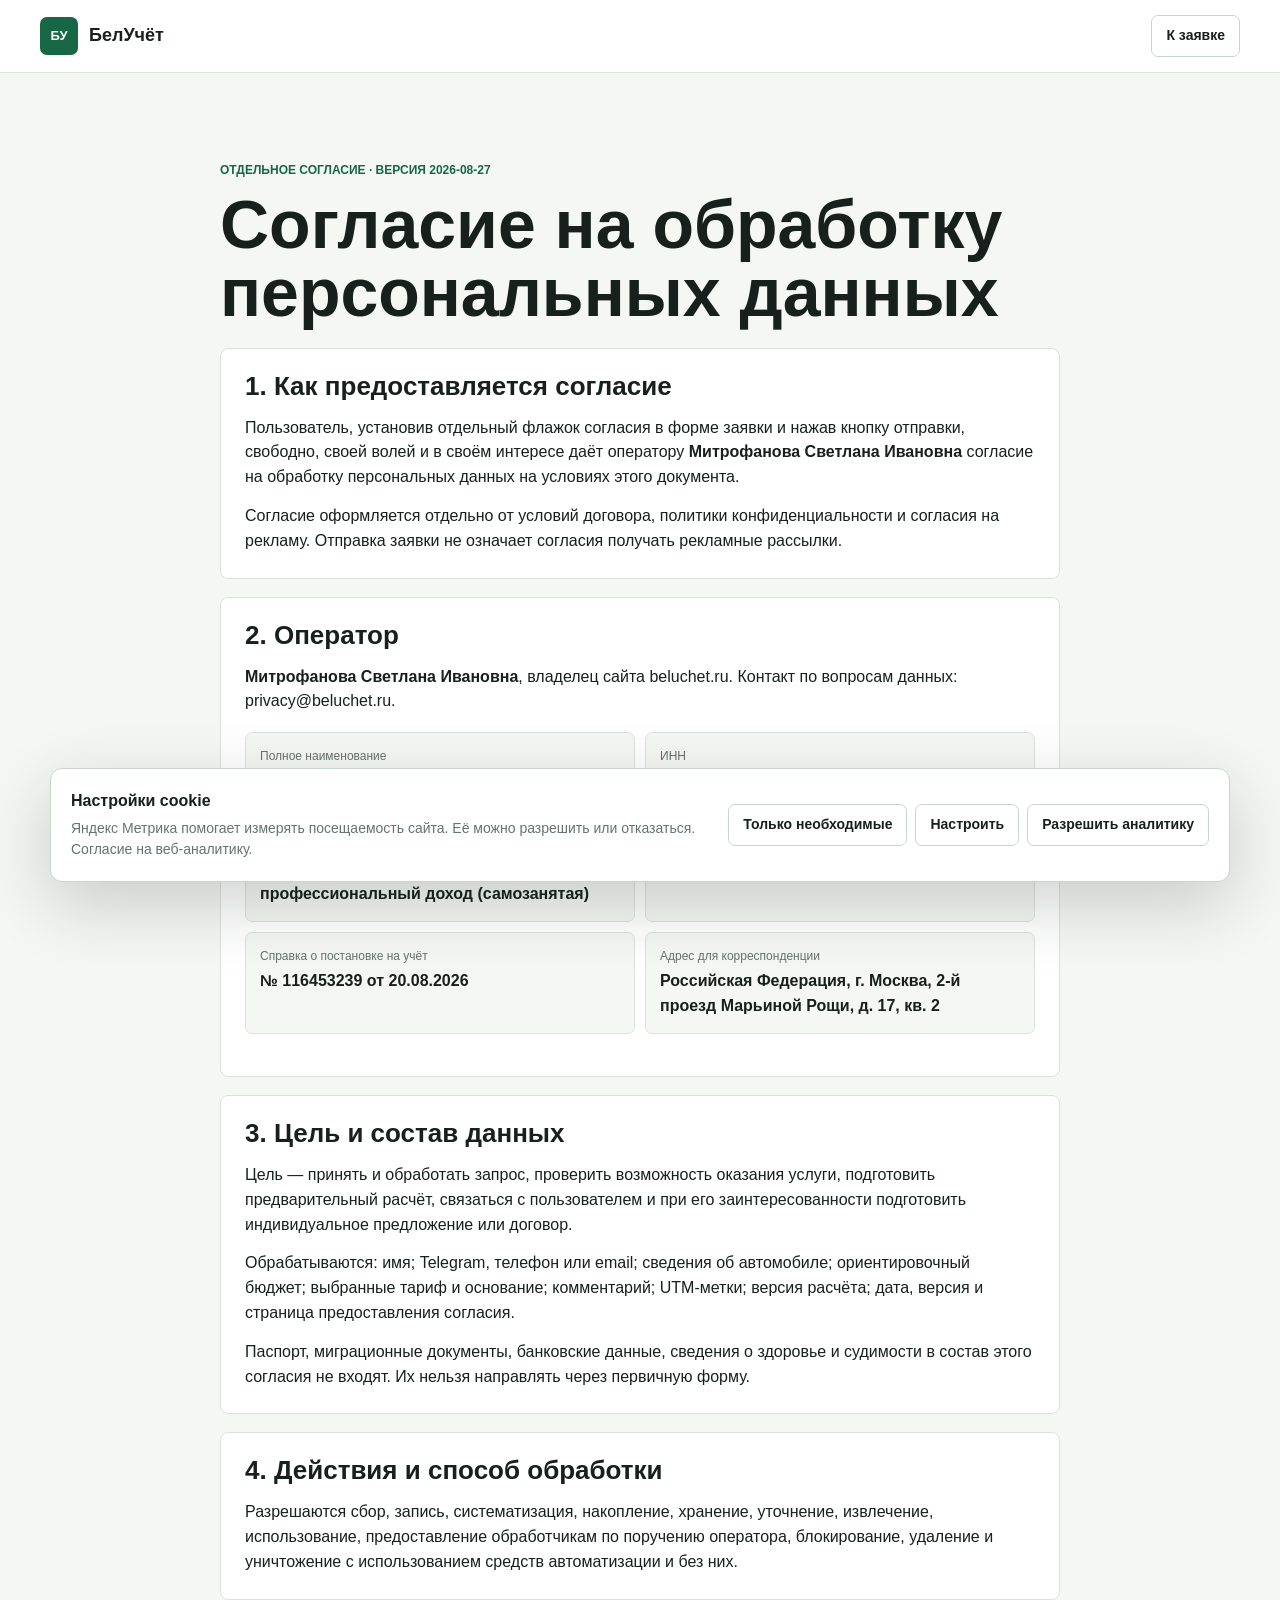
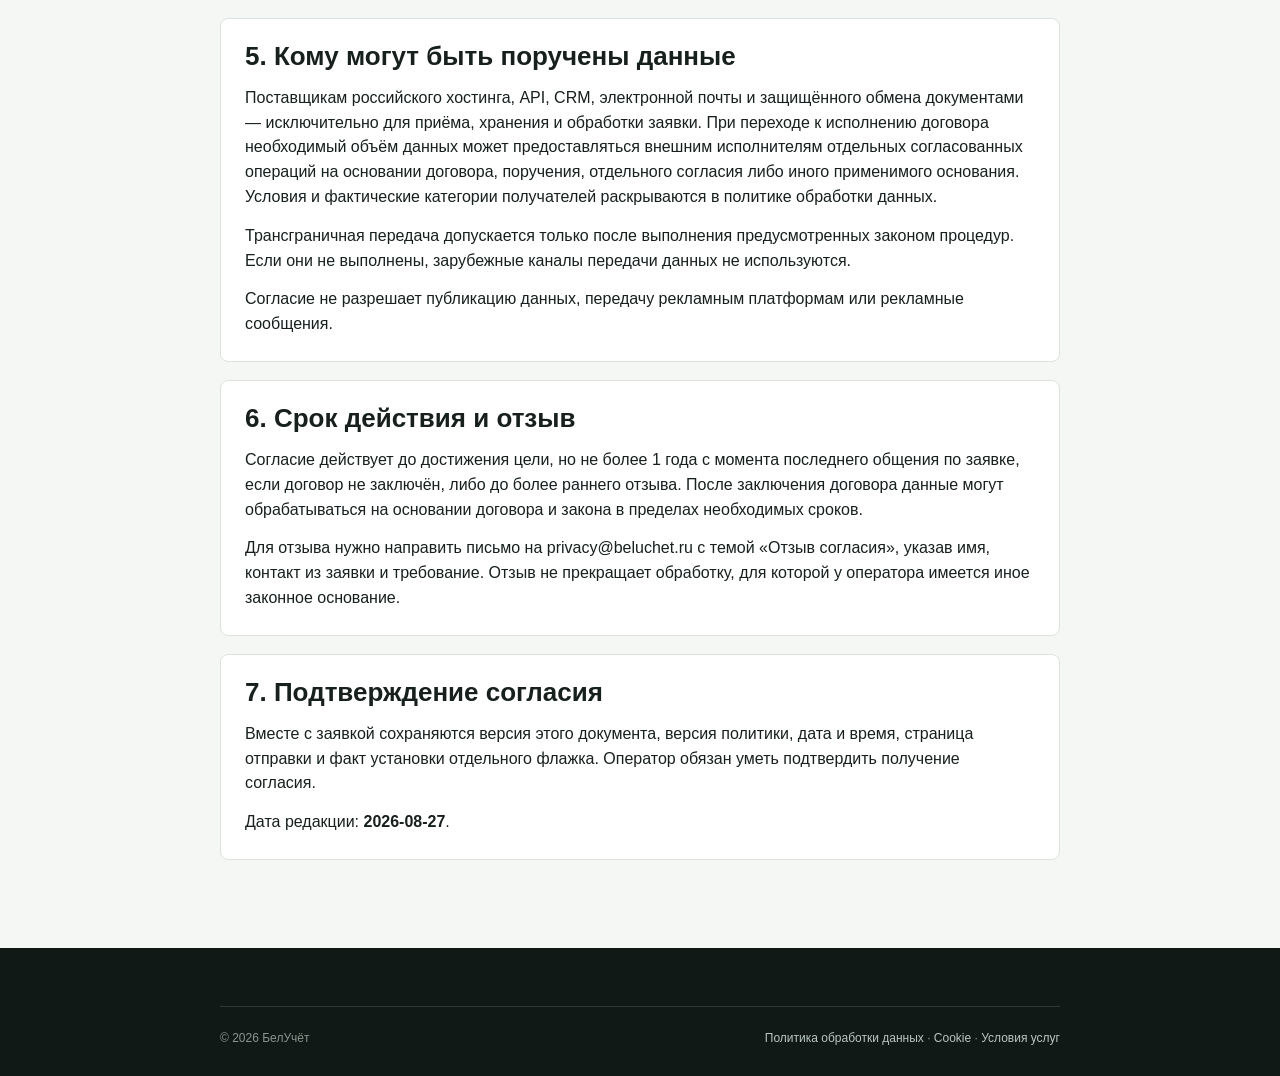
<file: consent/index.html>
<!doctype html>
<html lang="ru">
<head>
  <meta charset="utf-8">
  <meta name="viewport" content="width=device-width,initial-scale=1">
  <title>Согласие на обработку персональных данных — БелУчёт</title>
  <meta name="robots" content="noindex,follow">
  <link rel="canonical" href="https://beluchet.ru/consent/">
  <link rel="stylesheet" href="/assets/styles.css">
</head>
<body>
  <a class="skip-link" href="#main">К содержанию</a>
  <header class="topbar"><div class="wrap nav"><a class="brand" href="/"><span class="brand-mark">БУ</span><span>БелУчёт</span></a><a class="button secondary small-button" style="margin-left:auto" href="/contacts/">К заявке</a></div></header>
  <main id="main" class="section"><div class="narrow">
    <div class="eyebrow">Отдельное согласие · версия <span data-config="legal.personalDataConsentVersion"></span></div>
    <h1>Согласие на обработку персональных данных</h1>
    <div class="notice" data-operator-missing hidden><strong>Документ нельзя использовать до заполнения подтверждённых реквизитов оператора.</strong> Бренд не заменяет ФИО, ИНН, регистрационный статус и адрес для корреспонденции оператора.</div>
    <div class="document">
      <section>
        <h2>1. Как предоставляется согласие</h2>
        <p>Пользователь, установив отдельный флажок согласия в форме заявки и нажав кнопку отправки, свободно, своей волей и в своём интересе даёт оператору <strong data-operator-name>БелУчёт</strong> согласие на обработку персональных данных на условиях этого документа.</p>
        <p>Согласие оформляется отдельно от условий договора, политики конфиденциальности и согласия на рекламу. Отправка заявки не означает согласия получать рекламные рассылки.</p>
      </section>

      <section>
        <h2>2. Оператор</h2>
        <p><strong data-operator-name>БелУчёт</strong>, владелец сайта <span data-config="brand.domain"></span>. Контакт по вопросам данных: <a data-config-email="brand.privacyEmail" href="mailto:privacy@beluchet.ru"><span data-config="brand.privacyEmail"></span></a>.</p>
        <dl class="legal-details" data-operator-details hidden>
          <div><dt>Полное наименование</dt><dd data-config="legal.operator.fullName"></dd></div>
          <div><dt>ИНН</dt><dd data-config="legal.operator.inn"></dd></div>
          <div data-operator-npd-row hidden><dt>Статус</dt><dd>Налогоплательщик налога на профессиональный доход (самозанятая)</dd></div>
          <div data-operator-npd-row hidden><dt>Дата постановки на учёт НПД</dt><dd data-config="legal.operator.npdRegistrationDate"></dd></div>
          <div data-operator-npd-row hidden><dt>Справка о постановке на учёт</dt><dd>№ <span data-config="legal.operator.npdCertificateNumber"></span> от <span data-config="legal.operator.npdCertificateDate"></span></dd></div>
          <div data-operator-business-registration-row hidden><dt>ОГРН / ОГРНИП</dt><dd data-config="legal.operator.registrationNumber"></dd></div>
          <div data-operator-address-row hidden><dt>Адрес для корреспонденции</dt><dd data-config="legal.operator.address"></dd></div>
        </dl>
      </section>

      <section>
        <h2>3. Цель и состав данных</h2>
        <p>Цель — принять и обработать запрос, проверить возможность оказания услуги, подготовить предварительный расчёт, связаться с пользователем и при его заинтересованности подготовить индивидуальное предложение или договор.</p>
        <p>Обрабатываются: имя; Telegram, телефон или email; сведения об автомобиле; ориентировочный бюджет; выбранные тариф и основание; комментарий; UTM-метки; версия расчёта; дата, версия и страница предоставления согласия.</p>
        <p>Паспорт, миграционные документы, банковские данные, сведения о здоровье и судимости в состав этого согласия не входят. Их нельзя направлять через первичную форму.</p>
      </section>

      <section>
        <h2>4. Действия и способ обработки</h2>
        <p>Разрешаются сбор, запись, систематизация, накопление, хранение, уточнение, извлечение, использование, предоставление обработчикам по поручению оператора, блокирование, удаление и уничтожение с использованием средств автоматизации и без них.</p>
      </section>

      <section>
        <h2>5. Кому могут быть поручены данные</h2>
        <p>Поставщикам российского хостинга, API, CRM, электронной почты и защищённого обмена документами — исключительно для приёма, хранения и обработки заявки. При переходе к исполнению договора необходимый объём данных может предоставляться внешним исполнителям отдельных согласованных операций на основании договора, поручения, отдельного согласия либо иного применимого основания. Условия и фактические категории получателей раскрываются в <a href="/privacy/">политике обработки данных</a>.</p>
        <p>Трансграничная передача допускается только после выполнения предусмотренных законом процедур. Если они не выполнены, зарубежные каналы передачи данных не используются.</p>
        <p>Согласие не разрешает публикацию данных, передачу рекламным платформам или рекламные сообщения.</p>
      </section>

      <section>
        <h2>6. Срок действия и отзыв</h2>
        <p>Согласие действует до достижения цели, но не более 1 года с момента последнего общения по заявке, если договор не заключён, либо до более раннего отзыва. После заключения договора данные могут обрабатываться на основании договора и закона в пределах необходимых сроков.</p>
        <p>Для отзыва нужно направить письмо на <a data-config-email="brand.privacyEmail" href="mailto:privacy@beluchet.ru"><span data-config="brand.privacyEmail"></span></a> с темой «Отзыв согласия», указав имя, контакт из заявки и требование. Отзыв не прекращает обработку, для которой у оператора имеется иное законное основание.</p>
      </section>

      <section>
        <h2>7. Подтверждение согласия</h2>
        <p>Вместе с заявкой сохраняются версия этого документа, версия политики, дата и время, страница отправки и факт установки отдельного флажка. Оператор обязан уметь подтвердить получение согласия.</p>
        <p>Дата редакции: <strong data-config="legal.personalDataConsentVersion"></strong>.</p>
      </section>
    </div>
  </div></main>
  <footer class="footer"><div class="narrow"><div class="footer-bottom" style="margin-top:0"><span>© <span data-current-year></span> БелУчёт</span><span><a href="/privacy/">Политика обработки данных</a> · <a href="/cookies/">Cookie</a> · <a href="/terms/">Условия услуг</a></span></div></div></footer>
  <script src="/assets/runtime-config.js"></script><script src="/assets/config.js"></script><script src="/assets/site.js" defer></script>
</body>
</html>
</file>
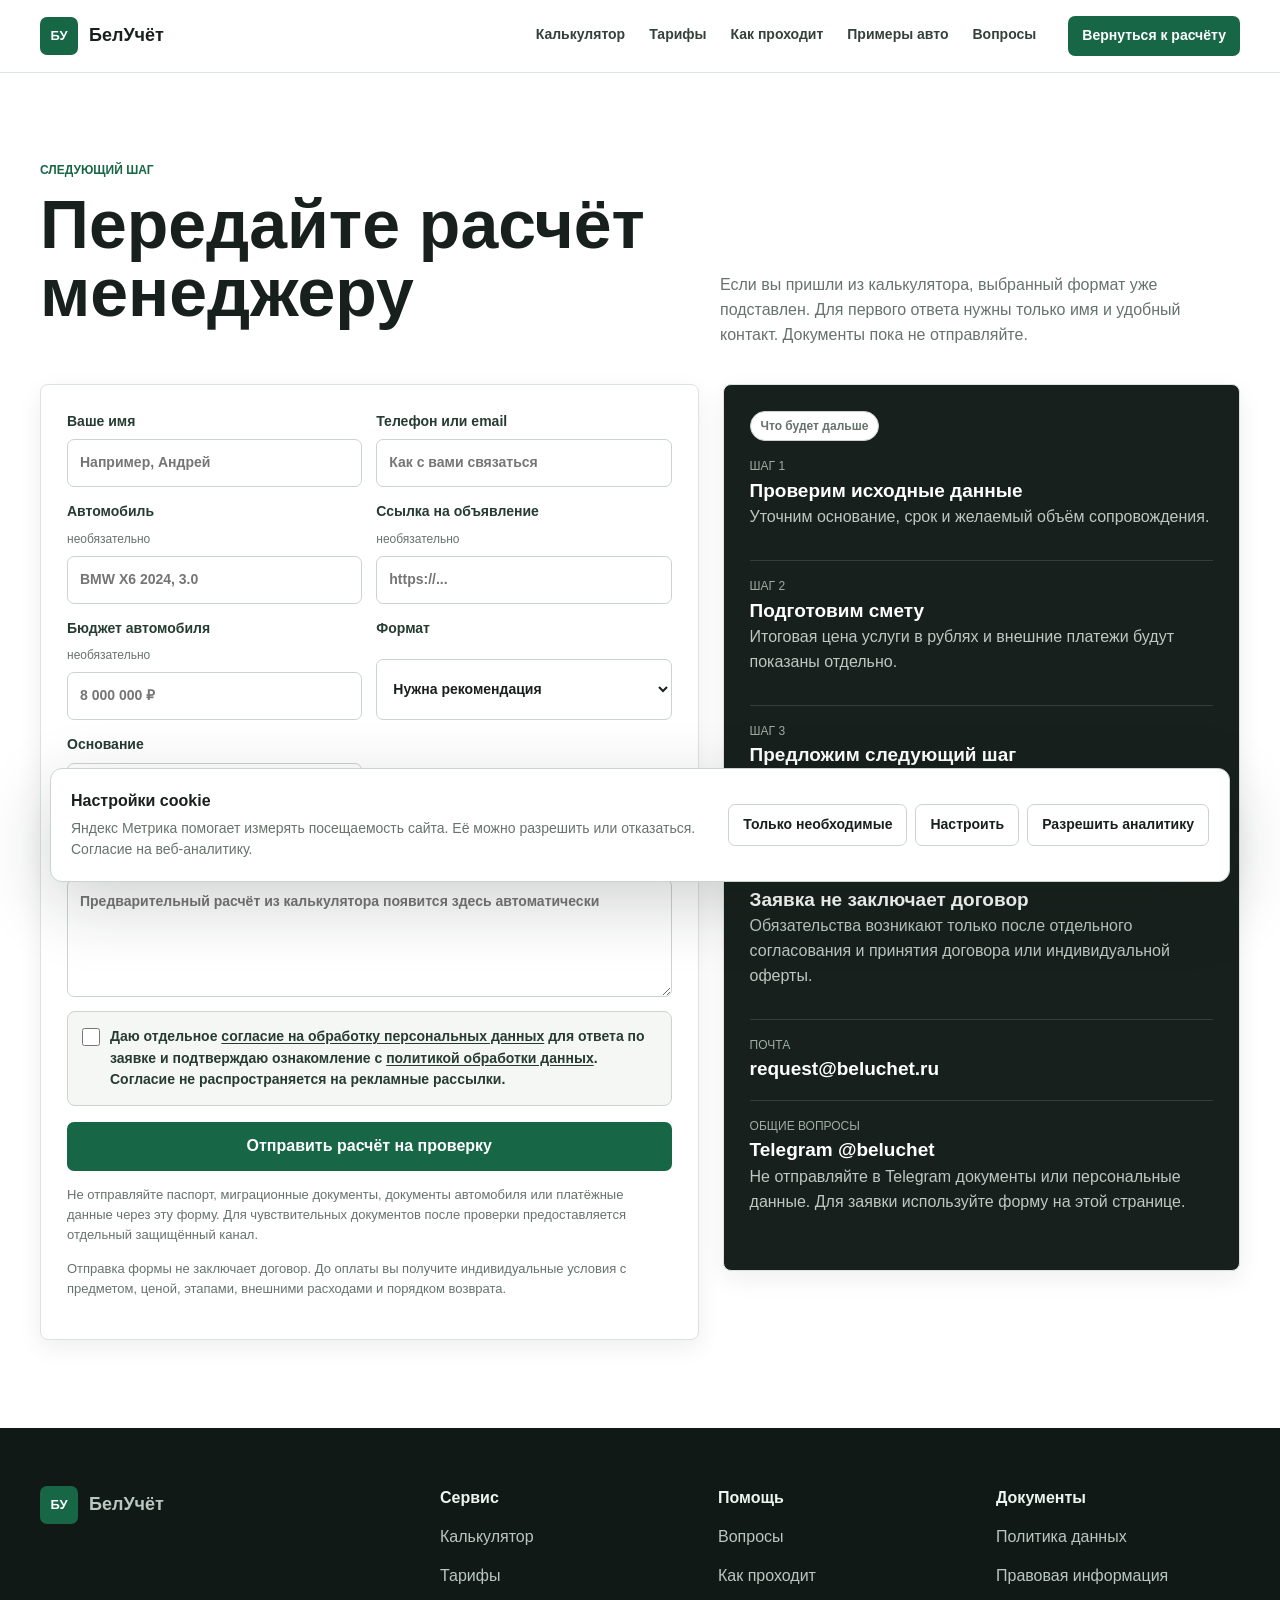
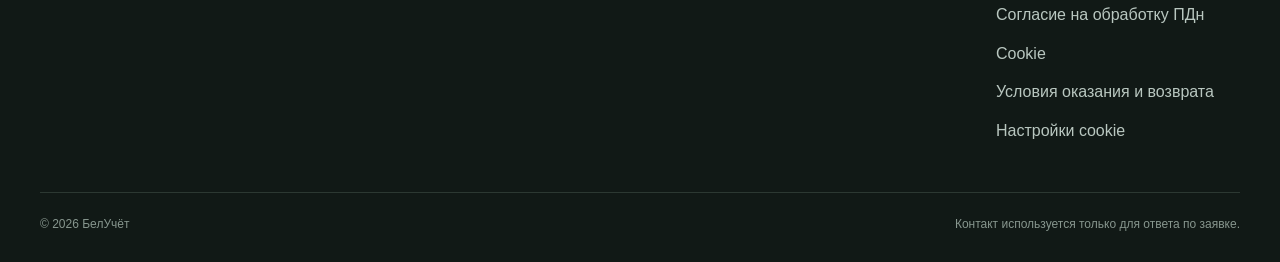
<file: contacts/index.html>
<!doctype html><html lang="ru"><head><meta charset="utf-8"><meta name="referrer" content="no-referrer"><meta name="viewport" content="width=device-width,initial-scale=1"><title>Передать расчёт на проверку — БелУчёт</title><meta name="description" content="Передайте предварительный расчёт БелУчёт и получите следующий шаг по основанию и сопровождению."><link rel="canonical" href="https://beluchet.ru/contacts/"><link rel="stylesheet" href="/assets/styles.css"></head><body>
<a class="skip-link" href="#main">К содержанию</a><header class="topbar"><div class="wrap nav"><a class="brand" href="/"><span class="brand-mark">БУ</span><span>БелУчёт</span></a><nav class="nav-links" aria-label="Основная навигация"><a href="/calculator/">Калькулятор</a><a href="/services/">Тарифы</a><a href="/process/">Как проходит</a><a href="/cases/">Примеры авто</a><a href="/faq/">Вопросы</a></nav><a class="button small-button nav-cta" href="/calculator/">Вернуться к расчёту</a><button class="nav-toggle" type="button" aria-label="Открыть меню" aria-expanded="false"><span></span></button></div></header>
<main id="main" class="section white"><div class="wrap"><div class="section-head"><div><div class="eyebrow">Следующий шаг</div><h1>Передайте расчёт менеджеру</h1></div><p>Если вы пришли из калькулятора, выбранный формат уже подставлен. Для первого ответа нужны только имя и удобный контакт. Документы пока не отправляйте.</p></div><div class="calculator-shell">
<form id="lead-form" class="card" action="/contacts/" method="post"><noscript><p class="notice">Для отправки заявки включите JavaScript. По общим вопросам можно написать на request@beluchet.ru. Не отправляйте документы или персональные данные через почту.</p></noscript><div class="form-grid"><label>Ваше имя<input name="name" required maxlength="100" autocomplete="name" placeholder="Например, Андрей"></label><label>Телефон или email<input name="contact" required maxlength="160" placeholder="Как с вами связаться"></label><label>Автомобиль <span class="field-hint">необязательно</span><input name="car" maxlength="200" placeholder="BMW X6 2024, 3.0"></label><label>Ссылка на объявление <span class="field-hint">необязательно</span><input name="listing_url" type="url" maxlength="1000" inputmode="url" placeholder="https://..."></label><label>Бюджет автомобиля <span class="field-hint">необязательно</span><input name="budget" maxlength="80" placeholder="8 000 000 ₽"></label><label>Формат<select name="package"><option value="not_sure">Нужна рекомендация</option><option value="self">Самостоятельный</option><option value="assisted">С сопровождением</option><option value="full">Полный цикл</option></select></label><label>Основание<select name="basis"><option value="not_sure">Нужна рекомендация</option><option value="rvp">РВП</option><option value="vng">ВНЖ</option></select></label></div><label style="margin-top:14px">Комментарий <span class="field-hint">необязательно</span><textarea name="comment" maxlength="2000" placeholder="Предварительный расчёт из калькулятора появится здесь автоматически"></textarea></label><input class="hidden" name="website" tabindex="-1" autocomplete="off"><label class="checkline consent-check" style="margin-top:14px"><input name="consent" value="yes" type="checkbox" required><span>Даю отдельное <a href="/consent/" target="_blank" rel="noopener">согласие на обработку персональных данных</a> для ответа по заявке и подтверждаю ознакомление с <a href="/privacy/" target="_blank" rel="noopener">политикой обработки данных</a>. Согласие не распространяется на рекламные рассылки.</span></label><button style="margin-top:16px;width:100%" type="submit" disabled>Отправить расчёт на проверку</button><p class="lead-feedback" data-lead-feedback role="alert" tabindex="-1"></p><p class="small" style="margin-top:12px">Не отправляйте паспорт, миграционные документы, документы автомобиля или платёжные данные через эту форму. Для чувствительных документов после проверки предоставляется отдельный защищённый канал.</p><p class="small">Отправка формы не заключает договор. До оплаты вы получите индивидуальные условия с предметом, ценой, этапами, внешними расходами и порядком возврата.</p></form>
<aside class="card contact-panel"><span class="tag">Что будет дальше</span><div class="contact-line"><span>Шаг 1</span><strong>Проверим исходные данные</strong><p>Уточним основание, срок и желаемый объём сопровождения.</p></div><div class="contact-line"><span>Шаг 2</span><strong>Подготовим смету</strong><p>Итоговая цена услуги в рублях и внешние платежи будут показаны отдельно.</p></div><div class="contact-line"><span>Шаг 3</span><strong>Предложим следующий шаг</strong><p>До передачи чувствительных документов объясним, зачем они нужны и как их безопасно предоставить.</p></div><div class="contact-line"><span>Важно</span><strong>Заявка не заключает договор</strong><p>Обязательства возникают только после отдельного согласования и принятия договора или индивидуальной оферты.</p></div><div class="contact-line"><span>Почта</span><strong><a href="mailto:request@beluchet.ru" data-config-email="brand.email">request@beluchet.ru</a></strong></div><div class="contact-line"><span>Общие вопросы</span><strong><a href="https://t.me/beluchet" data-telegram-link target="_blank" rel="noopener noreferrer">Telegram @beluchet</a></strong><p>Не отправляйте в Telegram документы или персональные данные. Для заявки используйте форму на этой странице.</p></div></aside>
</div></div></main>
<footer class="footer"><div class="wrap"><div class="footer-grid"><div><a class="brand" href="/"><span class="brand-mark">БУ</span><span>БелУчёт</span></a></div><div><div class="footer-title">Сервис</div><p><a href="/calculator/">Калькулятор</a></p><p><a href="/services/">Тарифы</a></p></div><div><div class="footer-title">Помощь</div><p><a href="/faq/">Вопросы</a></p><p><a href="/process/">Как проходит</a></p></div><div><div class="footer-title">Документы</div><p><a href="/privacy/">Политика данных</a></p><p><a href="/disclaimer/">Правовая информация</a></p></div></div><div class="footer-bottom"><span>© <span data-current-year></span> БелУчёт</span><span>Контакт используется только для ответа по заявке.</span></div></div></footer>
<script src="/assets/runtime-config.js"></script><script src="/assets/config.js"></script><script src="/assets/site.js" defer></script></body></html>
</file>
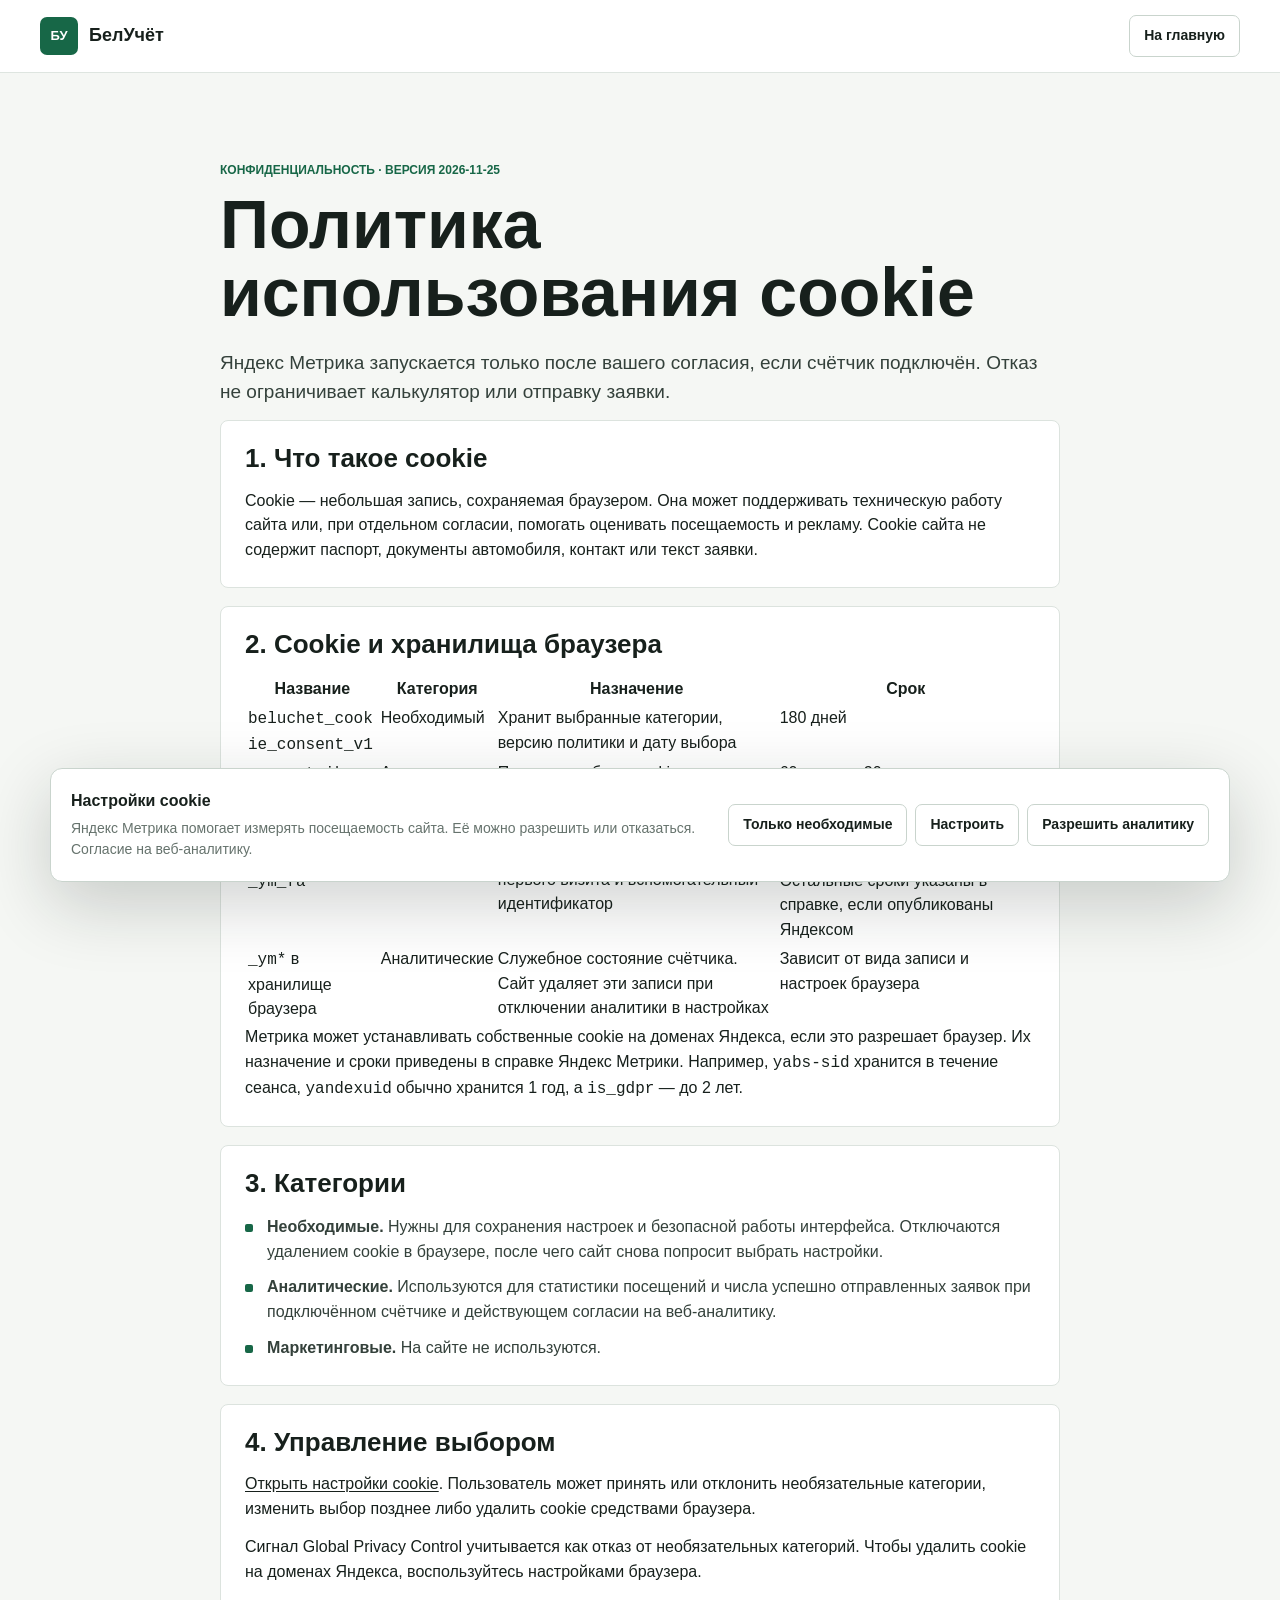
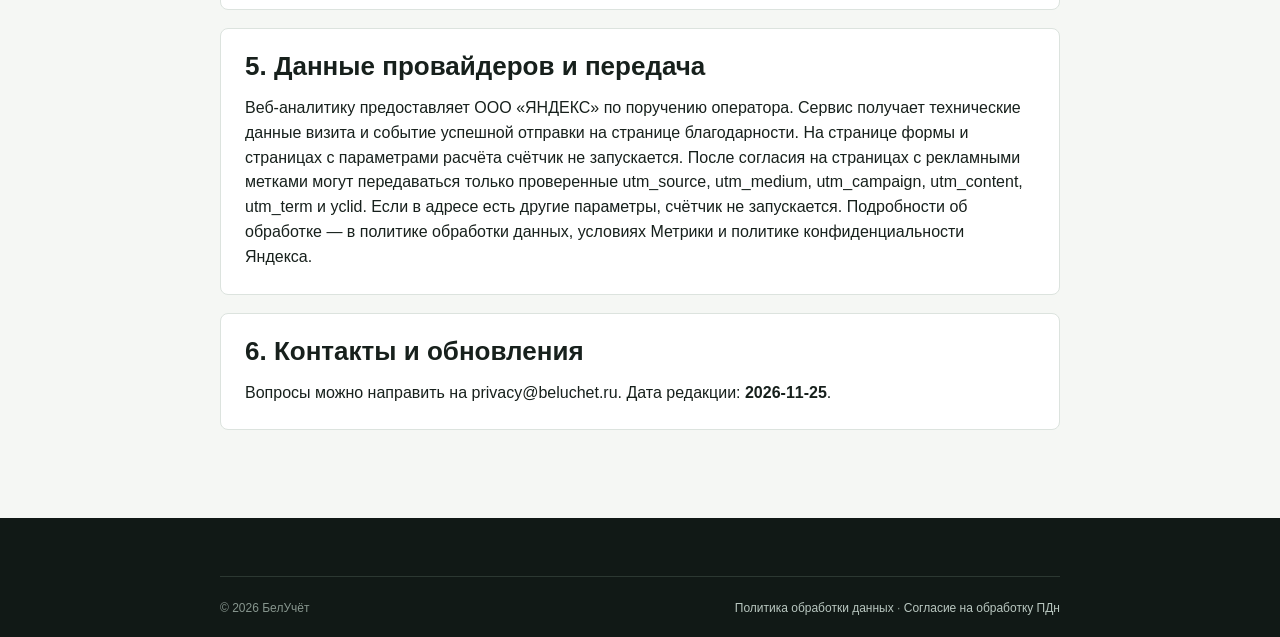
<file: cookies/index.html>
<!doctype html>
<html lang="ru">
<head>
  <meta charset="utf-8">
  <meta name="viewport" content="width=device-width,initial-scale=1">
  <title>Политика использования cookie — БелУчёт</title>
  <meta name="robots" content="noindex,follow">
  <link rel="canonical" href="https://beluchet.ru/cookies/">
  <link rel="stylesheet" href="/assets/styles.css">
</head>
<body>
  <a class="skip-link" href="#main">К содержанию</a>
  <header class="topbar"><div class="wrap nav"><a class="brand" href="/"><span class="brand-mark">БУ</span><span>БелУчёт</span></a><a class="button secondary small-button" style="margin-left:auto" href="/">На главную</a></div></header>
  <main id="main" class="section"><div class="narrow">
    <div class="eyebrow">Конфиденциальность · версия <span data-config="cookies.policyVersion"></span></div>
    <h1>Политика использования cookie</h1>
    <p class="lead">Яндекс Метрика запускается только после вашего согласия, если счётчик подключён. Отказ не ограничивает калькулятор или отправку заявки.</p>
    <div class="document">
      <section>
        <h2>1. Что такое cookie</h2>
        <p>Cookie — небольшая запись, сохраняемая браузером. Она может поддерживать техническую работу сайта или, при отдельном согласии, помогать оценивать посещаемость и рекламу. Cookie сайта не содержит паспорт, документы автомобиля, контакт или текст заявки.</p>
      </section>

      <section>
        <h2>2. Cookie и хранилища браузера</h2>
        <div class="table-scroll"><table class="legal-table">
          <thead><tr><th>Название</th><th>Категория</th><th>Назначение</th><th>Срок</th></tr></thead>
          <tbody>
            <tr><td><code>beluchet_cookie_consent_v1</code></td><td>Необходимый</td><td>Хранит выбранные категории, версию политики и дату выбора</td><td>180 дней</td></tr>
            <tr><td><code>_ym_metrika_enabled</code>, <code>_ym_isad</code></td><td>Аналитические</td><td>Проверка работы cookie и наличия блокировщика</td><td>60 минут и 20 часов соответственно</td></tr>
            <tr><td><code>_ym_uid</code>, <code>_ym_d</code>, <code>_ym_fa</code></td><td>Аналитические</td><td>Идентификатор браузера, дата первого визита и вспомогательный идентификатор</td><td>Для <code>_ym_uid</code> — 1 год. Остальные сроки указаны в справке, если опубликованы Яндексом</td></tr>
            <tr><td><code>_ym*</code> в хранилище браузера</td><td>Аналитические</td><td>Служебное состояние счётчика. Сайт удаляет эти записи при отключении аналитики в настройках</td><td>Зависит от вида записи и настроек браузера</td></tr>
          </tbody>
        </table></div>
        <p>Метрика может устанавливать собственные cookie на доменах Яндекса, если это разрешает браузер. Их назначение и сроки приведены в <a href="https://yandex.ru/support/metrica/ru/general/cookie-usage">справке Яндекс Метрики</a>. Например, <code>yabs-sid</code> хранится в течение сеанса, <code>yandexuid</code> обычно хранится 1 год, а <code>is_gdpr</code> — до 2 лет.</p>
      </section>

      <section>
        <h2>3. Категории</h2>
        <ul class="list">
          <li><strong>Необходимые.</strong> Нужны для сохранения настроек и безопасной работы интерфейса. Отключаются удалением cookie в браузере, после чего сайт снова попросит выбрать настройки.</li>
          <li><strong>Аналитические.</strong> Используются для статистики посещений и числа успешно отправленных заявок при подключённом счётчике и действующем <a href="/analytics-consent/">согласии на веб-аналитику</a>.</li>
          <li><strong>Маркетинговые.</strong> На сайте не используются.</li>
        </ul>
      </section>

      <section>
        <h2>4. Управление выбором</h2>
        <p><a href="#" data-cookie-settings-link class="text-link">Открыть настройки cookie</a>. Пользователь может принять или отклонить необязательные категории, изменить выбор позднее либо удалить cookie средствами браузера.</p>
        <p>Сигнал Global Privacy Control учитывается как отказ от необязательных категорий. Чтобы удалить cookie на доменах Яндекса, воспользуйтесь настройками браузера.</p>
      </section>

      <section>
        <h2>5. Данные провайдеров и передача</h2>
        <p>Веб-аналитику предоставляет ООО «ЯНДЕКС» по поручению оператора. Сервис получает технические данные визита и событие успешной отправки на странице благодарности. На странице формы и страницах с параметрами расчёта счётчик не запускается. После согласия на страницах с рекламными метками могут передаваться только проверенные utm_source, utm_medium, utm_campaign, utm_content, utm_term и yclid. Если в адресе есть другие параметры, счётчик не запускается. Подробности об обработке — в <a href="/privacy/">политике обработки данных</a>, <a href="https://yandex.ru/legal/metrica_termsofuse/ru/">условиях Метрики</a> и <a href="https://yandex.ru/legal/confidential/ru/">политике конфиденциальности Яндекса</a>.</p>
      </section>

      <section>
        <h2>6. Контакты и обновления</h2>
        <p>Вопросы можно направить на <a data-config-email="brand.privacyEmail" href="mailto:privacy@beluchet.ru"><span data-config="brand.privacyEmail"></span></a>. Дата редакции: <strong data-config="cookies.policyVersion"></strong>.</p>
      </section>
    </div>
  </div></main>
  <footer class="footer"><div class="narrow"><div class="footer-bottom" style="margin-top:0"><span>© <span data-current-year></span> БелУчёт</span><span><a href="/privacy/">Политика обработки данных</a> · <a href="/consent/">Согласие на обработку ПДн</a></span></div></div></footer>
  <script src="/assets/runtime-config.js"></script><script src="/assets/config.js"></script><script src="/assets/site.js" defer></script>
</body>
</html>
</file>
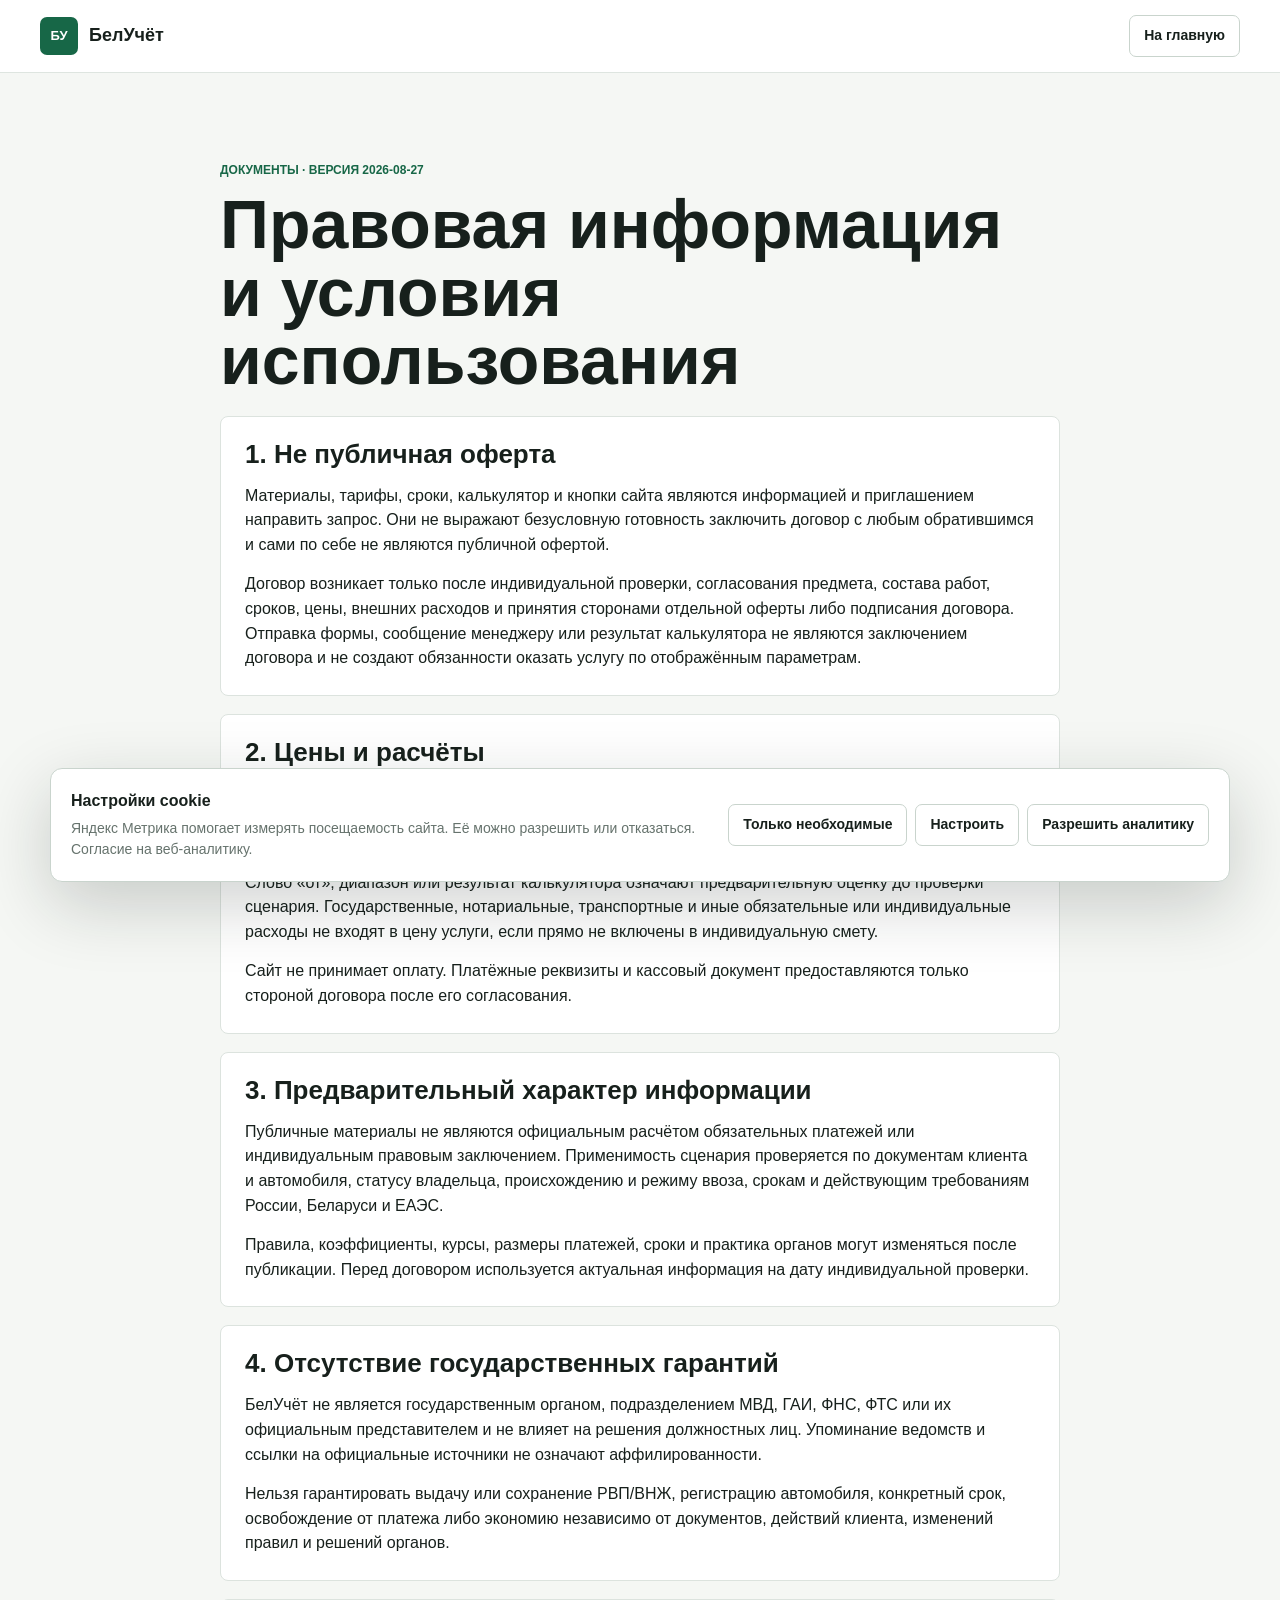
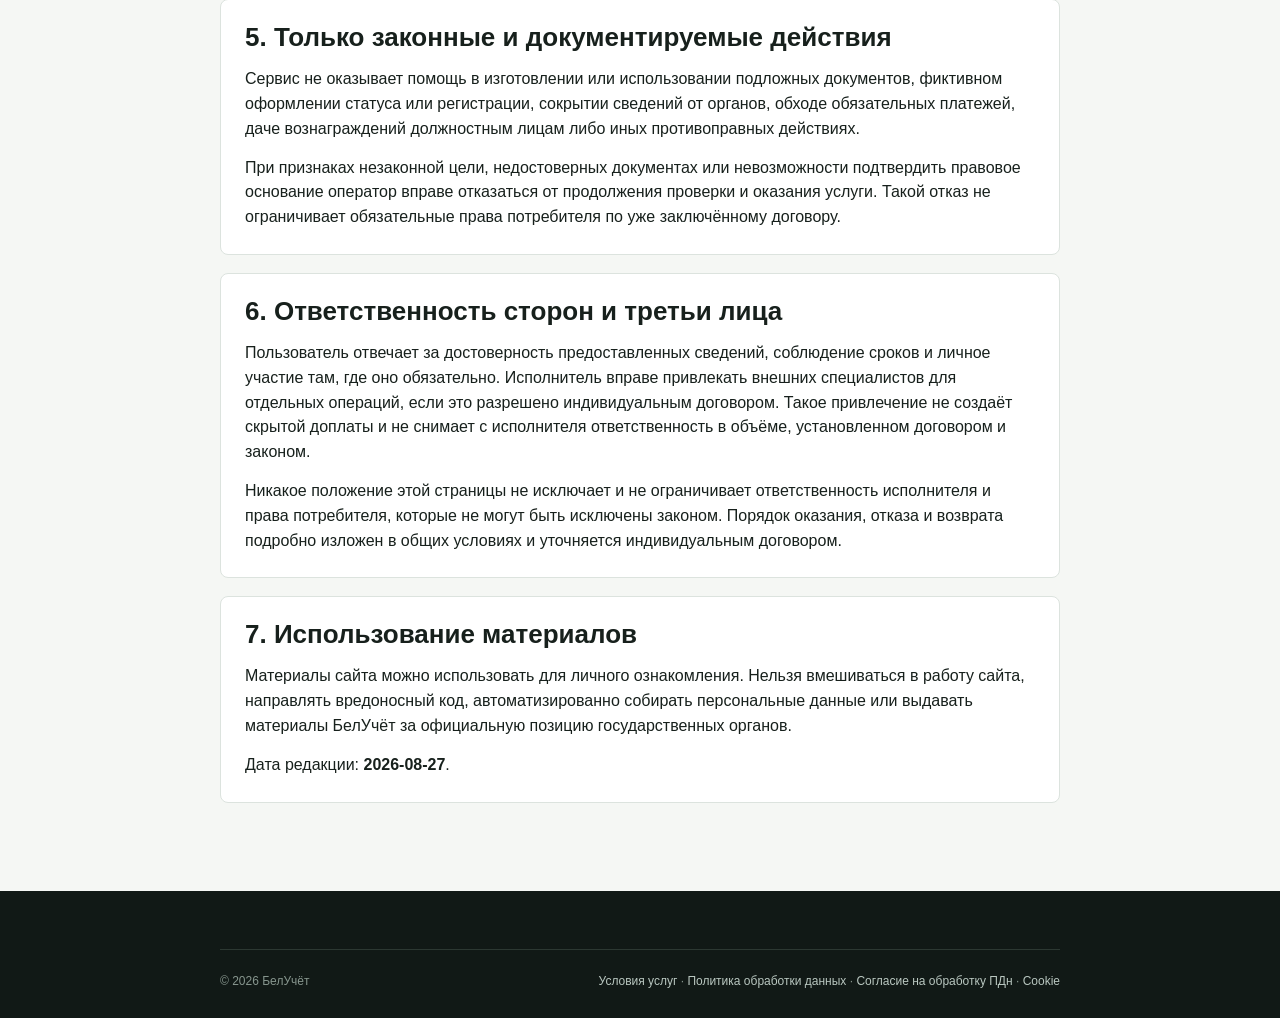
<file: disclaimer/index.html>
<!doctype html>
<html lang="ru">
<head>
  <meta charset="utf-8">
  <meta name="viewport" content="width=device-width,initial-scale=1">
  <title>Правовая информация и условия использования — БелУчёт</title>
  <meta name="robots" content="noindex,follow">
  <link rel="canonical" href="https://beluchet.ru/disclaimer/">
  <link rel="stylesheet" href="/assets/styles.css">
</head>
<body>
  <a class="skip-link" href="#main">К содержанию</a>
  <header class="topbar"><div class="wrap nav"><a class="brand" href="/"><span class="brand-mark">БУ</span><span>БелУчёт</span></a><a class="button secondary small-button" style="margin-left:auto" href="/">На главную</a></div></header>
  <main id="main" class="section"><div class="narrow">
    <div class="eyebrow">Документы · версия <span data-config="legal.disclaimerVersion"></span></div>
    <h1>Правовая информация и условия использования</h1>
    <div class="document">
      <section>
        <h2>1. Не публичная оферта</h2>
        <p>Материалы, тарифы, сроки, калькулятор и кнопки сайта являются информацией и приглашением направить запрос. Они не выражают безусловную готовность заключить договор с любым обратившимся и сами по себе не являются публичной офертой.</p>
        <p>Договор возникает только после индивидуальной проверки, согласования предмета, состава работ, сроков, цены, внешних расходов и принятия сторонами отдельной оферты либо подписания договора. Отправка формы, сообщение менеджеру или результат калькулятора не являются заключением договора и не создают обязанности оказать услугу по отображённым параметрам.</p>
      </section>

      <section>
        <h2>2. Цены и расчёты</h2>
        <p>Цены услуг на сайте сформированы из прежних валютных цен по фиксированному соотношению 80 ₽ за 1 USD и опубликованы в рублях. Валютный курс калькулятора используется только для ориентировочной цены автомобиля и не изменяет стоимость услуг.</p>
        <p>Слово «от», диапазон или результат калькулятора означают предварительную оценку до проверки сценария. Государственные, нотариальные, транспортные и иные обязательные или индивидуальные расходы не входят в цену услуги, если прямо не включены в индивидуальную смету.</p>
        <p>Сайт не принимает оплату. Платёжные реквизиты и кассовый документ предоставляются только стороной договора после его согласования.</p>
      </section>

      <section>
        <h2>3. Предварительный характер информации</h2>
        <p>Публичные материалы не являются официальным расчётом обязательных платежей или индивидуальным правовым заключением. Применимость сценария проверяется по документам клиента и автомобиля, статусу владельца, происхождению и режиму ввоза, срокам и действующим требованиям России, Беларуси и ЕАЭС.</p>
        <p>Правила, коэффициенты, курсы, размеры платежей, сроки и практика органов могут изменяться после публикации. Перед договором используется актуальная информация на дату индивидуальной проверки.</p>
      </section>

      <section>
        <h2>4. Отсутствие государственных гарантий</h2>
        <p>БелУчёт не является государственным органом, подразделением МВД, ГАИ, ФНС, ФТС или их официальным представителем и не влияет на решения должностных лиц. Упоминание ведомств и ссылки на официальные источники не означают аффилированности.</p>
        <p>Нельзя гарантировать выдачу или сохранение РВП/ВНЖ, регистрацию автомобиля, конкретный срок, освобождение от платежа либо экономию независимо от документов, действий клиента, изменений правил и решений органов.</p>
      </section>

      <section>
        <h2>5. Только законные и документируемые действия</h2>
        <p>Сервис не оказывает помощь в изготовлении или использовании подложных документов, фиктивном оформлении статуса или регистрации, сокрытии сведений от органов, обходе обязательных платежей, даче вознаграждений должностным лицам либо иных противоправных действиях.</p>
        <p>При признаках незаконной цели, недостоверных документах или невозможности подтвердить правовое основание оператор вправе отказаться от продолжения проверки и оказания услуги. Такой отказ не ограничивает обязательные права потребителя по уже заключённому договору.</p>
      </section>

      <section>
        <h2>6. Ответственность сторон и третьи лица</h2>
        <p>Пользователь отвечает за достоверность предоставленных сведений, соблюдение сроков и личное участие там, где оно обязательно. Исполнитель вправе привлекать внешних специалистов для отдельных операций, если это разрешено индивидуальным договором. Такое привлечение не создаёт скрытой доплаты и не снимает с исполнителя ответственность в объёме, установленном договором и законом.</p>
        <p>Никакое положение этой страницы не исключает и не ограничивает ответственность исполнителя и права потребителя, которые не могут быть исключены законом. Порядок оказания, отказа и возврата подробно изложен в <a href="/terms/">общих условиях</a> и уточняется индивидуальным договором.</p>
      </section>

      <section>
        <h2>7. Использование материалов</h2>
        <p>Материалы сайта можно использовать для личного ознакомления. Нельзя вмешиваться в работу сайта, направлять вредоносный код, автоматизированно собирать персональные данные или выдавать материалы БелУчёт за официальную позицию государственных органов.</p>
        <p>Дата редакции: <strong data-config="legal.disclaimerVersion"></strong>.</p>
      </section>
    </div>
  </div></main>
  <footer class="footer"><div class="narrow"><div class="footer-bottom" style="margin-top:0"><span>© <span data-current-year></span> БелУчёт</span><span><a href="/terms/">Условия услуг</a> · <a href="/privacy/">Политика обработки данных</a> · <a href="/consent/">Согласие на обработку ПДн</a> · <a href="/cookies/">Cookie</a></span></div></div></footer>
  <script src="/assets/runtime-config.js"></script><script src="/assets/config.js"></script><script src="/assets/site.js" defer></script>
</body>
</html>
</file>
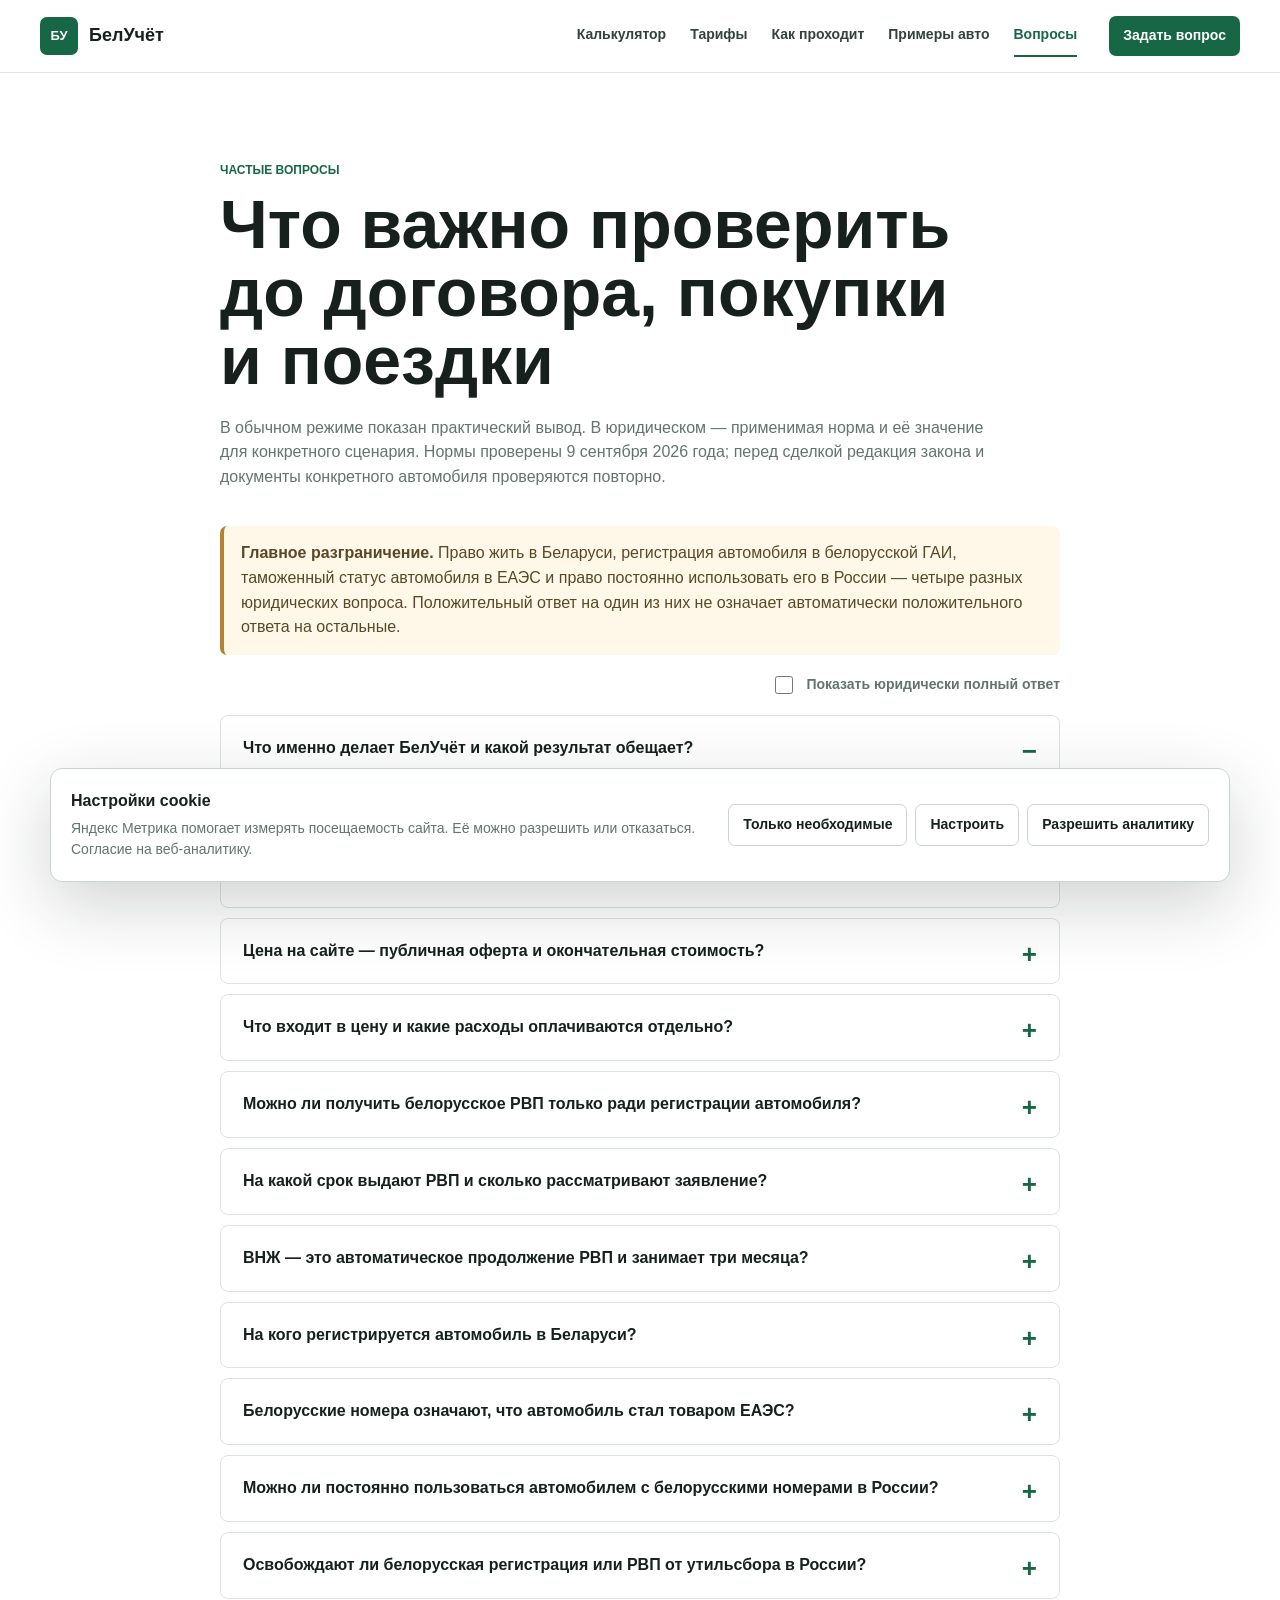
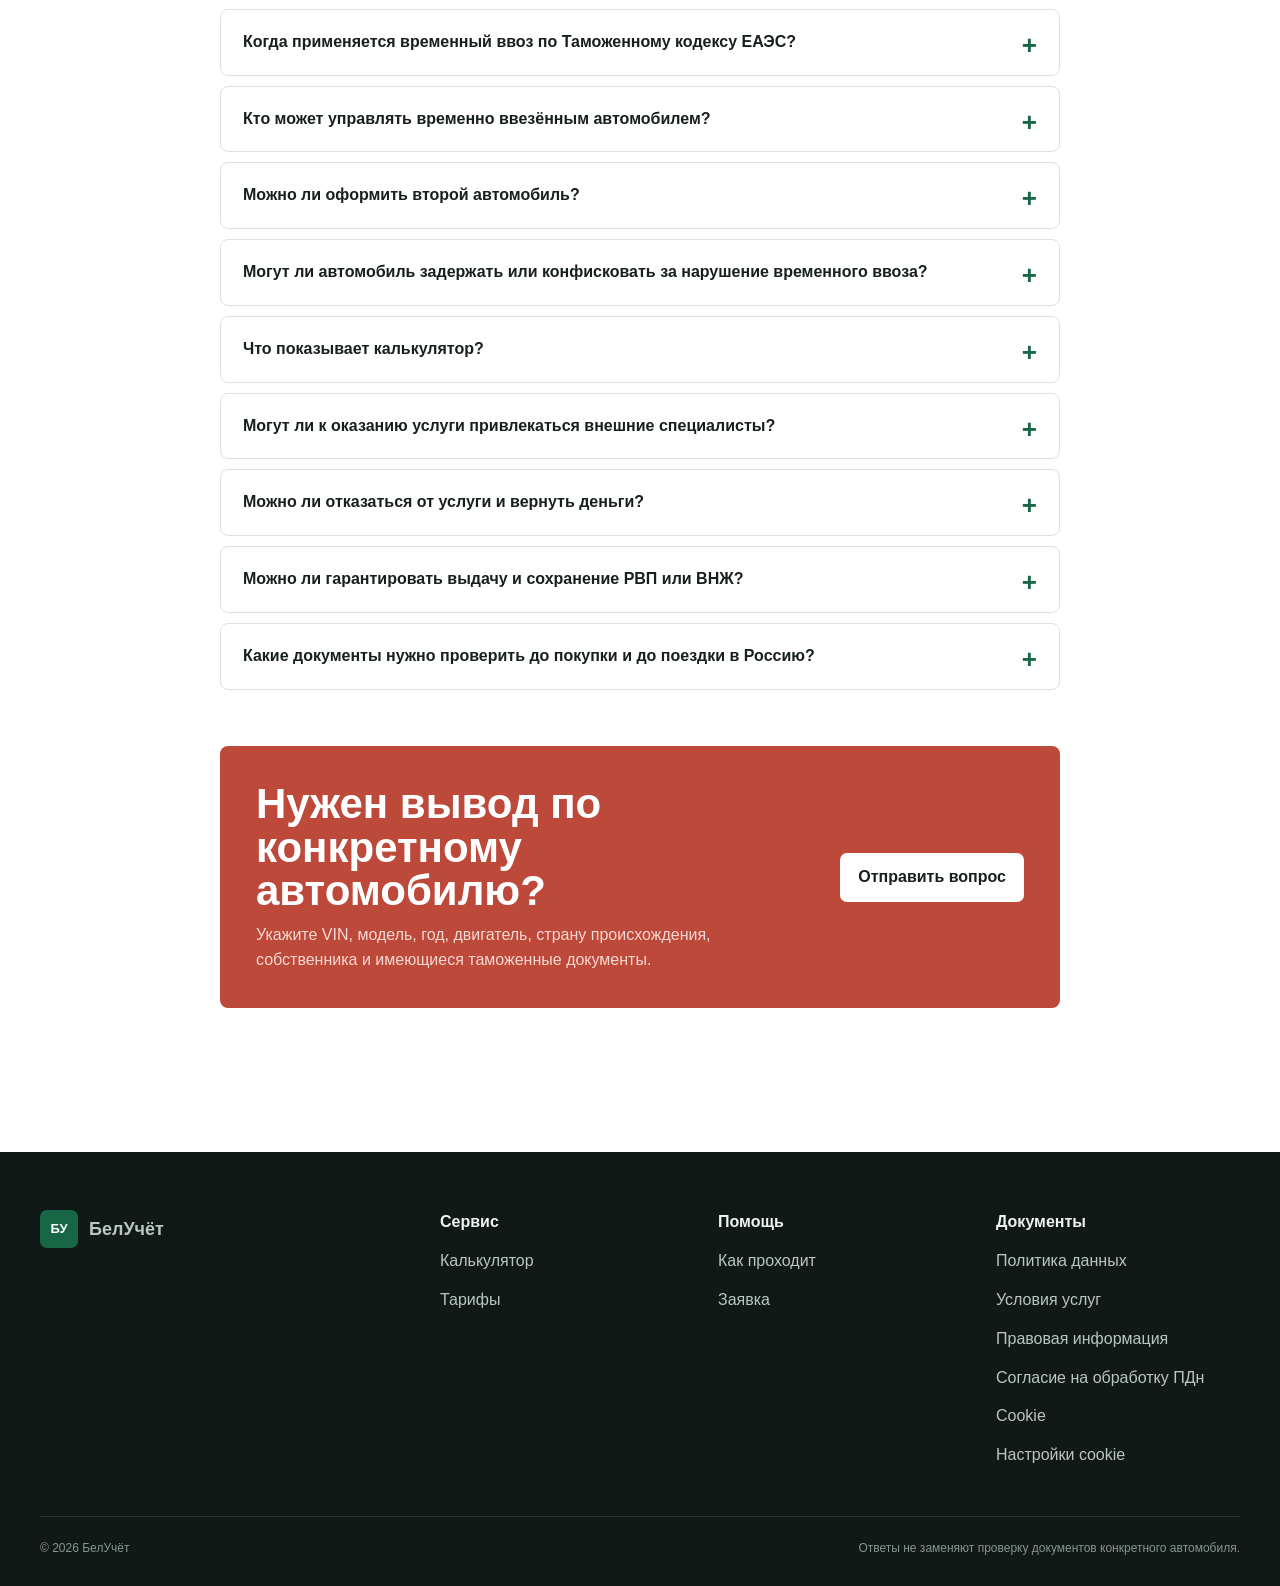
<file: faq/index.html>
<!doctype html>
<html lang="ru" data-faq-mode="simple">
<head>
  <meta charset="utf-8">
  <meta name="viewport" content="width=device-width, initial-scale=1">
  <title>Вопросы о регистрации автомобиля в Беларуси — БелУчёт</title>
  <meta name="description" content="Практические и юридические ответы о РВП и ВНЖ Беларуси, регистрации автомобиля, таможенном статусе ЕАЭС, использовании в России, утильсборе и рисках.">
  <link rel="canonical" href="https://beluchet.ru/faq/">
  <link rel="stylesheet" href="/assets/styles.css">
</head>
<body>
  <a class="skip-link" href="#main">К содержанию</a>
  <header class="topbar"><div class="wrap nav"><a class="brand" href="/"><span class="brand-mark">БУ</span><span>БелУчёт</span></a><nav class="nav-links" aria-label="Основная навигация"><a href="/calculator/">Калькулятор</a><a href="/services/">Тарифы</a><a href="/process/">Как проходит</a><a href="/cases/">Примеры авто</a><a aria-current="page" href="/faq/">Вопросы</a></nav><a class="button small-button nav-cta" href="/contacts/">Задать вопрос</a><button class="nav-toggle" type="button" aria-label="Открыть меню" aria-expanded="false"><span></span></button></div></header>

  <main id="main" class="section white"><div class="narrow">
    <div class="section-head single"><div>
      <div class="eyebrow">Частые вопросы</div>
      <h1>Что важно проверить до договора, покупки и поездки</h1>
      <p>В обычном режиме показан практический вывод. В юридическом — применимая норма и её значение для конкретного сценария. Нормы проверены 9 сентября 2026 года; перед сделкой редакция закона и документы конкретного автомобиля проверяются повторно.</p>
    </div></div>

    <div class="notice faq-scope"><strong>Главное разграничение.</strong> Право жить в Беларуси, регистрация автомобиля в белорусской ГАИ, таможенный статус автомобиля в ЕАЭС и право постоянно использовать его в России — четыре разных юридических вопроса. Положительный ответ на один из них не означает автоматически положительного ответа на остальные.</div>

    <div class="faq-tools"><label class="toggle"><input id="faq-mode" type="checkbox"> Показать юридически полный ответ</label></div>

    <div class="faq-list">
      <details class="faq-item" open>
        <summary>Что именно делает БелУчёт и какой результат обещает?</summary>
        <div class="faq-answer">
          <p class="simple-answer">Мы проверяем исходные данные, составляем план, проверяем комплект документов, координируем визиты и сопровождаем только те этапы, которые перечислены в договоре. Мы отвечаем за согласованные действия, но не обещаем решение миграционного, таможенного или регистрационного органа.</p>
          <p class="legal-answer">Предмет договора — совершение определённых действий или деятельности, а не гарантированная выдача РВП, ВНЖ, регистрационных знаков либо достижение экономии. Это соответствует <a href="https://www.consultant.ru/document/cons_doc_LAW_9027/a397ec4ca2dd0c96c211ee4e4436628f0cf581a3/" target="_blank" rel="noopener noreferrer">п. 1 ст. 779 ГК РФ</a>. Перечень действий, сроки, цена и подтверждение каждого этапа закрепляются в индивидуальном договоре. Ограничение обещаемого результата не освобождает исполнителя от ответственности за ненадлежащее выполнение собственных обязанностей: применяются <a href="https://www.consultant.ru/document/cons_doc_LAW_5142/94ebfa384dd37d9377ee7b78ab23c150ff69e5b4/" target="_blank" rel="noopener noreferrer">ст. 401 ГК РФ</a> и обязательные нормы о защите потребителя.</p>
        </div>
      </details>

      <details class="faq-item">
        <summary>Цена на сайте — публичная оферта и окончательная стоимость?</summary>
        <div class="faq-answer">
          <p class="simple-answer">Нет. Это цена указанного пакета услуг и приглашение запросить индивидуальный договор. До оплаты мы письменно фиксируем состав работ, окончательную цену наших услуг и перечень расходов, которые клиент оплачивает отдельно. После заключения договора цена не меняется произвольно.</p>
          <p class="legal-answer">По <a href="https://www.consultant.ru/document/cons_doc_LAW_5142/1a77b2ec302d6a384a228dff59e53680ccffaaca/" target="_blank" rel="noopener noreferrer">п. 1 ст. 437 ГК РФ</a> реклама и адресованное неопределённому кругу лиц предложение обычно являются приглашением делать оферты; публичной офертой предложение становится при наличии всех существенных условий и воли заключить договор с любым отозвавшимся лицом — п. 2 той же статьи. Цена конкретного договора устанавливается соглашением сторон по <a href="https://www.consultant.ru/document/cons_doc_LAW_5142/3f4368f181f833a15c0636db51cee2d81274ede9/" target="_blank" rel="noopener noreferrer">ст. 424 ГК РФ</a>, а её одностороннее изменение ограничено <a href="https://www.consultant.ru/document/cons_doc_LAW_5142/33c65ab7522b599d12e61cc848aebcd09e651f9c/" target="_blank" rel="noopener noreferrer">ст. 310 ГК РФ</a>. Пометка «не оферта» не разрешает сообщать неполную или недостоверную цену: <a href="https://www.consultant.ru/document/cons_doc_LAW_305/e96b1cbe2a0795305a08c97b1a7f34ddab4ae908/" target="_blank" rel="noopener noreferrer">ст. 10 Закона РФ № 2300-1</a> требует указывать цену в рублях и условия приобретения услуги.</p>
        </div>
      </details>

      <details class="faq-item">
        <summary>Что входит в цену и какие расходы оплачиваются отдельно?</summary>
        <div class="faq-answer">
          <p class="simple-answer">В цену входит только перечень действий из выбранного тарифа и индивидуального договора. Госпошлины, налоги, таможенные платежи, утильсбор, нотариус, переводы, страхование, билеты, проживание, комиссии и стоимость автомобиля оплачиваются отдельно, если договор прямо не включает конкретный расход.</p>
          <p class="legal-answer">До оплаты договор и смета должны разделять цену услуг исполнителя и внешние расходы, указывать объём, условия и полную сумму, известную на момент заключения договора. Это следует из <a href="https://www.consultant.ru/document/cons_doc_LAW_305/e96b1cbe2a0795305a08c97b1a7f34ddab4ae908/" target="_blank" rel="noopener noreferrer">ст. 10 Закона РФ № 2300-1</a>. Не согласованные заранее платные дополнения не навязываются; условия, ущемляющие обязательные права потребителя, ничтожны по <a href="https://www.consultant.ru/document/cons_doc_LAW_305/9eb0f127ead4dc57e7d0a9d4954cf264c4b3cea8/" target="_blank" rel="noopener noreferrer">ст. 16 Закона РФ № 2300-1</a>. Изменившийся официальный платёж не считается изменением цены наших услуг, если он изначально вынесен в отдельную строку и уплачивается соответствующему получателю.</p>
        </div>
      </details>

      <details class="faq-item">
        <summary>Можно ли получить белорусское РВП только ради регистрации автомобиля?</summary>
        <div class="faq-answer">
          <p class="simple-answer">Само желание купить или зарегистрировать автомобиль не является отдельным основанием для РВП. Сначала нужно подтвердить реальное основание из белорусского закона — например, учёбу, работу, близкое родство, собственное жильё или другое предусмотренное основание. Без него сценарий не запускается.</p>
          <p class="legal-answer"><a href="https://pravo.by/document/?guid=3871&amp;p0=H11000105" target="_blank" rel="noopener noreferrer">Ст. 48 Закона Республики Беларусь от 04.01.2010 № 105-З</a> перечисляет основания выдачи разрешения на временное проживание; приобретение или регистрация автомобиля как самостоятельное основание там не указаны. Официальная памятка подразделения по гражданству и миграции также приводит <a href="https://mvd.gov.by/main.aspx?guid=11251" target="_blank" rel="noopener noreferrer">перечень оснований и документов по ст. 48</a>. Сообщение недостоверной цели или представление недействительных документов создаёт риск отказа либо последующего аннулирования статуса по ст. 49–50 Закона № 105-З. Мы проверяем основание до заключения основного договора и не предлагаем создавать фиктивные обстоятельства.</p>
        </div>
      </details>

      <details class="faq-item">
        <summary>На какой срок выдают РВП и сколько рассматривают заявление?</summary>
        <div class="faq-answer">
          <p class="simple-answer">Для большинства оснований разрешение выдаётся на срок до одного года, а не сразу на 2–5 лет. Исключение предусмотрено, в частности, для работающих в Беларуси граждан государств ЕАЭС: срок может быть связан со сроком трудового или гражданско-правового договора. По общему правилу административный срок рассмотрения — 15 дней, а для обращения на основании брака — 30 дней после подачи полного комплекта.</p>
          <p class="legal-answer">Срок разрешения определяется конкретным основанием по <a href="https://pravo.by/document/?guid=3871&amp;p0=H11000105" target="_blank" rel="noopener noreferrer">ст. 48 Закона Республики Беларусь № 105-З</a> и для большинства оснований ограничен одним годом. Специальное правило, введённое <a href="https://pravo.by/document/?guid=12551&amp;p0=P32400055" target="_blank" rel="noopener noreferrer">Указом Президента Республики Беларусь от 16.02.2024 № 55</a>, позволяет гражданам государств ЕАЭС, осуществляющим трудовую деятельность в Беларуси, получать РВП на срок трудового или гражданско-правового договора; это правило также отражено в <a href="https://eec.eaeunion.org/upload/medialibrary/7ce/izbsauo1g83rq99xcauqw12l4nq3q2of/MONITORING.pdf#page=10" target="_blank" rel="noopener noreferrer">официальном мониторинге ЕЭК</a>. <a href="https://pravo.by/document/?guid=3871&amp;p0=P31000200" target="_blank" rel="noopener noreferrer">Подп. 12.6 Указа Президента Республики Беларусь от 26.04.2010 № 200</a> устанавливает административный срок: 15 дней для иных заявителей и 30 дней при обращении в связи с браком. Это срок процедуры после надлежащей подачи, а не обещанный исполнителем календарный срок всей услуги.</p>
        </div>
      </details>

      <details class="faq-item">
        <summary>ВНЖ — это автоматическое продолжение РВП и занимает три месяца?</summary>
        <div class="faq-answer">
          <p class="simple-answer">Нет. Разрешение на постоянное проживание — отдельная процедура со своими основаниями и документами. Срок рассмотрения зависит от категории заявителя; единый срок «три месяца» для всех законом не установлен.</p>
          <p class="legal-answer">Основания постоянного проживания перечислены в <a href="https://pravo.by/document/?guid=3871&amp;p0=H11000105" target="_blank" rel="noopener noreferrer">ст. 53 Закона Республики Беларусь № 105-З</a>. Состав документов и дифференцированные сроки административной процедуры предусмотрены <a href="https://pravo.by/document/?guid=3871&amp;p0=P31000200" target="_blank" rel="noopener noreferrer">подп. 12.7.1 Указа № 200</a>: срок зависит от основания и категории заявителя. Поэтому на сайте не даётся универсальная гарантия выдачи ВНЖ или единого срока; до договора отдельно проверяются правовое основание, место обращения и комплект документов.</p>
        </div>
      </details>

      <details class="faq-item">
        <summary>На кого регистрируется автомобиль в Беларуси?</summary>
        <div class="faq-answer">
          <p class="simple-answer">На фактического собственника, указанного в документе о законном приобретении, если он вправе пройти регистрацию и представил полный комплект. РВП подтверждает миграционный статус, но не заменяет договор купли-продажи, таможенные документы и проверку автомобиля.</p>
          <p class="legal-answer">По <a href="https://base.spinform.ru/show_doc.fwx?rgn=171587" target="_blank" rel="noopener noreferrer">Положению, утверждённому постановлением Совета Министров Республики Беларусь от 28.11.2025 № 691</a>, регистрация является административной процедурой, в которой собственнику выдаются регистрационный документ и знаки; по общему правилу транспорт регистрируется за собственником из документов о законности приобретения. Такой же смысл разъясняет <a href="https://nalog.gov.by/inspectorates/reference/imns-brest-region/clarifications/9051" target="_blank" rel="noopener noreferrer">МНС Республики Беларусь</a>. Наличие РВП само по себе не создаёт право собственности и не подтверждает выпуск автомобиля в свободное обращение.</p>
        </div>
      </details>

      <details class="faq-item">
        <summary>Белорусские номера означают, что автомобиль стал товаром ЕАЭС?</summary>
        <div class="faq-answer">
          <p class="simple-answer">Нет. Номер и СТС подтверждают государственную регистрацию, но не таможенный статус. Для ответа нужны таможенная декларация и сведения о выпуске автомобиля, уплаченных платежах и действующих ограничениях.</p>
          <p class="legal-answer"><a href="https://eec.eaeunion.org/upload/iblock/93c/TK-EAES.pdf#page=338" target="_blank" rel="noopener noreferrer">П. 2 ст. 134 Таможенного кодекса ЕАЭС</a> связывает приобретение статуса товара Союза с помещением иностранного товара под процедуру выпуска для внутреннего потребления, кроме условно выпущенных товаров. Государственная регистрация в ГАИ регулирует допуск и учёт транспортного средства, но не заменяет таможенную процедуру. Поэтому белорусское СТС без подтверждения таможенного статуса недостаточно для вывода об отсутствии ограничений внутри ЕАЭС.</p>
        </div>
      </details>

      <details class="faq-item">
        <summary>Можно ли постоянно пользоваться автомобилем с белорусскими номерами в России?</summary>
        <div class="faq-answer">
          <p class="simple-answer">По одному факту белорусской регистрации ответить «да» нельзя. До въезда мы проверяем собственника, таможенный статус, место его регистрации и проживания, цель и срок использования, документы на автомобиль, страхование и возможную обязанность российского учёта.</p>
          <p class="legal-answer">Для автомобиля со статусом товара Союза и для временно ввезённого иностранного автомобиля действуют разные правила. Кроме таможенного статуса учитывается <a href="https://www.consultant.ru/document/cons_doc_LAW_304041/3bf4720698e531d0a0272176788c3869e6d19816/" target="_blank" rel="noopener noreferrer">ст. 5 Федерального закона от 03.08.2018 № 283-ФЗ</a>, устанавливающая обязательность государственного учёта транспортных средств, принадлежащих, в частности, физическим лицам, зарегистрированным по месту жительства или пребывания в РФ. Для иностранного товара применяются ограничения <a href="https://eec.eaeunion.org/upload/iblock/93c/TK-EAES.pdf#page=702" target="_blank" rel="noopener noreferrer">ст. 264 ТК ЕАЭС</a>. Вывод делается только по документам конкретного автомобиля; РВП Беларуси не отменяет российские регистрационные, таможенные и фискальные требования.</p>
        </div>
      </details>

      <details class="faq-item">
        <summary>Освобождают ли белорусская регистрация или РВП от утильсбора в России?</summary>
        <div class="faq-answer">
          <p class="simple-answer">Нет, автоматического освобождения нет. При ввозе автомобиля в Россию нужно отдельно определить плательщика, основание расчёта, применимый коэффициент и наличие законного исключения. Расчёт делается до покупки и повторяется перед ввозом.</p>
          <p class="legal-answer"><a href="https://www.consultant.ru/document/cons_doc_LAW_19109/3e30bcdd7737a5822c1dd486ec308b935ae520a1/" target="_blank" rel="noopener noreferrer">Пп. 1 и 3 ст. 24.1 Федерального закона от 24.06.1998 № 89-ФЗ</a> предусматривают утильсбор за ввозимое в РФ транспортное средство и называют плательщиком лицо, осуществляющее ввоз; исключения перечислены в п. 6, включая транспорт, помещённый под процедуру временного ввоза. Размер и порядок расчёта регулирует <a href="https://www.consultant.ru/document/cons_doc_LAW_156832/" target="_blank" rel="noopener noreferrer">постановление Правительства РФ от 26.12.2013 № 1291</a>. Для машин, ранее растаможенных в другом государстве ЕАЭС, российские правила могут учитывать недоплаченные налоги и сборы в составе утильсбора, что отдельно разъяснено <a href="https://www.consultant.ru/document/cons_doc_LAW_469844/" target="_blank" rel="noopener noreferrer">Правительством РФ</a>. РВП и регистрационные знаки не названы самостоятельными основаниями освобождения.</p>
        </div>
      </details>

      <details class="faq-item">
        <summary>Когда применяется временный ввоз по Таможенному кодексу ЕАЭС?</summary>
        <div class="faq-answer">
          <p class="simple-answer">Это режим прежде всего для автомобиля, зарегистрированного за пределами ЕАЭС. Обычно срок — не более одного года; для гражданина государства ЕАЭС может потребоваться обеспечение таможенных платежей. До истечения срока автомобиль нужно вывезти либо законно изменить его таможенный режим.</p>
          <p class="legal-answer"><a href="https://eec.eaeunion.org/upload/iblock/93c/TK-EAES.pdf#page=702" target="_blank" rel="noopener noreferrer">П. 1 ст. 264 ТК ЕАЭС</a> разрешает временный ввоз на срок не более одного года транспортных средств для личного пользования, зарегистрированных в государстве, не являющемся членом ЕАЭС. Для указанных в норме случаев ввоза физическим лицом государства-члена требуется обеспечение по п. 3 ст. 264 и ст. 271 ТК ЕАЭС. По п. 5 ст. 264 до истечения срока транспорт должен быть задекларирован для вывоза, выпуска в свободное обращение или иной допустимой цели. Эти положения нельзя автоматически переносить на автомобиль, уже зарегистрированный в Беларуси: сначала устанавливается его фактический таможенный статус.</p>
        </div>
      </details>

      <details class="faq-item">
        <summary>Кто может управлять временно ввезённым автомобилем?</summary>
        <div class="faq-answer">
          <p class="simple-answer">По общему правилу — декларант. Передача другому человеку разрешена только в случаях, прямо названных Таможенным кодексом, иногда после разрешения таможни и обеспечения платежей. Обычная доверенность сама по себе не отменяет таможенные ограничения.</p>
          <p class="legal-answer"><a href="https://eec.eaeunion.org/upload/iblock/93c/TK-EAES.pdf#page=706" target="_blank" rel="noopener noreferrer">П. 6 ст. 264 ТК ЕАЭС</a> требует фактического владения и пользования временно ввезённым транспортом декларантом. П. 8 допускает без разрешения таможни ограниченные случаи передачи: для обслуживания, ремонта или хранения; родителям, детям или супругу — если временный ввоз осуществило физическое лицо государства-члена; а также некоторые иные прямо перечисленные случаи. П. 9 предусматривает отдельные случаи передачи с разрешения таможни. По пп. 12–13 иная передача допускается после декларирования для свободного обращения, а разрешённая передача не прекращает обязанности декларанта и не продлевает срок. Доверенность подтверждает полномочия, но не заменяет выполнение этих условий.</p>
        </div>
      </details>

      <details class="faq-item">
        <summary>Можно ли оформить второй автомобиль?</summary>
        <div class="faq-answer">
          <p class="simple-answer">Универсального ответа «да» нет. Для белорусской регистрации проверяются действующее основание проживания, собственник и комплект документов по каждой машине. Для временного ввоза второго иностранного автомобиля могут потребовать обеспечение таможенных платежей.</p>
          <p class="legal-answer">Правило о втором автомобиле в <a href="https://eec.eaeunion.org/upload/iblock/93c/TK-EAES.pdf#page=704" target="_blank" rel="noopener noreferrer">п. 4 ст. 264 ТК ЕАЭС</a> относится к временному ввозу иностранным физическим лицом второго и последующих транспортных средств того же типа, зарегистрированных вне ЕАЭС, при наличии ранее временно ввезённого и не вывезенного транспорта; такой ввоз требует обеспечения по ст. 271. Это не общее правило «одна машина на одно РВП» и не автоматическое разрешение зарегистрировать любое число автомобилей в Беларуси. Каждый следующий автомобиль проверяется отдельно по миграционным, регистрационным, таможенным и налоговым нормам.</p>
        </div>
      </details>

      <details class="faq-item">
        <summary>Могут ли автомобиль задержать или конфисковать за нарушение временного ввоза?</summary>
        <div class="faq-answer">
          <p class="simple-answer">Да. Просрочка вывоза или незаконная передача управления может повлечь задержание автомобиля, штраф и в отдельных случаях конфискацию. Поэтому дату окончания режима и круг допущенных водителей нужно проверять по таможенным документам, а не по сроку СТС или доверенности.</p>
          <p class="legal-answer">П. 5 и п. 12 <a href="https://eec.eaeunion.org/upload/iblock/93c/TK-EAES.pdf#page=704" target="_blank" rel="noopener noreferrer">ст. 264 ТК ЕАЭС</a> предусматривают задержание просроченного временно ввезённого транспорта и транспорта, переданного с нарушением установленных условий. По действующей редакции <a href="https://www.consultant.ru/document/cons_doc_LAW_34661/21eaba95b769580068af617458619209e49f9a54/" target="_blank" rel="noopener noreferrer">ч. 1 ст. 16.18 КоАП РФ</a> невывоз в установленный срок влечёт для граждан штраф от 1 500 до 2 500 рублей с конфискацией или без неё либо конфискацию. <a href="https://www.consultant.ru/document/cons_doc_LAW_34661/2c7f20a4666d66cf72fff1aa54b8780b8b6346e7/" target="_blank" rel="noopener noreferrer">Ч. 2 ст. 16.24 КоАП РФ</a> устанавливает аналогичный диапазон штрафа с возможной конфискацией за передачу права пользования или иное распоряжение без соблюдения условий права ЕАЭС.</p>
        </div>
      </details>

      <details class="faq-item">
        <summary>Что показывает калькулятор?</summary>
        <div class="faq-answer">
          <p class="simple-answer">Только ориентировочную цену услуг БелУчёта в выбранном формате. Покупку автомобиля, поездки, госпошлины, утильсбор и налоги он не рассчитывает.</p>
          <p class="legal-answer">Калькулятор не определяет право на оформление, размер обязательных платежей или таможенный режим. Окончательная стоимость и состав услуг фиксируются в индивидуальной смете после проверки исходных данных, до оплаты.</p>
        </div>
      </details>

      <details class="faq-item">
        <summary>Могут ли к оказанию услуги привлекаться внешние специалисты?</summary>
        <div class="faq-answer">
          <p class="simple-answer">Да, если это прямо предусмотрено договором. Они могут выполнять отдельные организационные, технические или очные действия. Это не создаёт скрытую доплату и не снимает с нас ответственность перед клиентом в установленном законом объёме.</p>
          <p class="legal-answer">По <a href="https://www.consultant.ru/document/cons_doc_LAW_9027/b8d90a54dd327d25cfe5315690352bf0ad1e0be0/" target="_blank" rel="noopener noreferrer">ст. 780 ГК РФ</a> исполнитель оказывает услуги лично, если договором не предусмотрено иное; поэтому право привлечения третьих лиц закрепляется в индивидуальном договоре. Если такому лицу поручается обработка персональных данных, поручение оформляется с перечнем данных, операций, целей и требований безопасности согласно <a href="https://www.consultant.ru/document/cons_doc_LAW_61801/315f051396c88f1e4f827ba3f2ae313d999a1873/" target="_blank" rel="noopener noreferrer">ч. 3 ст. 6 Федерального закона № 152-ФЗ</a>; ответственность перед субъектом за действия обработчика несёт оператор по ч. 5 той же статьи. Доплата возможна только после отдельного согласования.</p>
        </div>
      </details>

      <details class="faq-item">
        <summary>Можно ли отказаться от услуги и вернуть деньги?</summary>
        <div class="faq-answer">
          <p class="simple-answer">Да, потребитель может отказаться в любое время. Возвращается неиспользованная часть оплаты; удержать можно стоимость уже оказанных и принятых этапов и документально подтверждённые расходы, непосредственно связанные с заказом, без двойного счёта.</p>
          <p class="legal-answer"><a href="https://www.consultant.ru/document/cons_doc_LAW_305/758e2cfdf136a621c8f66dcb3372b772c7b5e6e8/" target="_blank" rel="noopener noreferrer">Ст. 32 Закона РФ № 2300-1</a> и <a href="https://www.consultant.ru/document/cons_doc_LAW_9027/e21d6a868cf614117afa2f93877215e487cd4aee/" target="_blank" rel="noopener noreferrer">п. 1 ст. 782 ГК РФ</a> дают заказчику право отказаться от договора при оплате фактически понесённых исполнителем расходов. Стоимость фактически оказанного этапа подтверждается договором, отчётом или иными доказательствами исполнения; расходы должны быть связаны именно с данным договором и подтверждены. Условие о безусловно невозвратном авансе, штрафе за отказ или утрате всей оплаты не применяется, если оно ухудшает положение потребителя вопреки <a href="https://www.consultant.ru/document/cons_doc_LAW_305/9eb0f127ead4dc57e7d0a9d4954cf264c4b3cea8/" target="_blank" rel="noopener noreferrer">ст. 16 Закона № 2300-1</a>.</p>
        </div>
      </details>

      <details class="faq-item">
        <summary>Можно ли гарантировать выдачу и сохранение РВП или ВНЖ?</summary>
        <div class="faq-answer">
          <p class="simple-answer">Нет. Мы можем проверить документы, следить за сроками и выполнить согласованные действия, но статус выдаёт и аннулирует только уполномоченный орган. Клиент должен сохранять законное основание, сообщать достоверные сведения и соблюдать миграционные обязанности.</p>
          <p class="legal-answer">Основания выдачи РВП и постоянного проживания установлены соответственно <a href="https://pravo.by/document/?guid=3871&amp;p0=H11000105" target="_blank" rel="noopener noreferrer">ст. 48 и 53 Закона Республики Беларусь № 105-З</a>; отказ и аннулирование РВП регулируются ст. 49–50, а отказ в постоянном проживании — ст. 56 этого Закона. Решение находится в компетенции белорусского органа внутренних дел. Договор может устанавливать обязанность исполнителя подготовить и проверить комплект либо сопровождать подачу, но не может предопределить административное решение. Гарантия результата независимо от действий клиента или органа в договор не включается.</p>
        </div>
      </details>

      <details class="faq-item">
        <summary>Какие документы нужно проверить до покупки и до поездки в Россию?</summary>
        <div class="faq-answer">
          <p class="simple-answer">Минимум: основание и срок законного проживания владельца; договор приобретения и данные собственника; белорусское СТС; таможенная декларация и подтверждение статуса товара ЕАЭС либо временного ввоза; ограничения на передачу управления; расчёт российского утильсбора; документы допуска к движению и страхование. Если одного блока нет, покупку или поездку лучше отложить.</p>
          <p class="legal-answer">Проверка проводится последовательно: (1) миграционное основание по <a href="https://pravo.by/document/?guid=3871&amp;p0=H11000105" target="_blank" rel="noopener noreferrer">ст. 48 или 53 Закона Республики Беларусь № 105-З</a>; (2) собственник и регистрационные документы по <a href="https://base.spinform.ru/show_doc.fwx?rgn=171587" target="_blank" rel="noopener noreferrer">постановлению № 691</a>; (3) статус товара Союза по <a href="https://eec.eaeunion.org/upload/iblock/93c/TK-EAES.pdf#page=338" target="_blank" rel="noopener noreferrer">ст. 134 ТК ЕАЭС</a> либо условия временного ввоза по <a href="https://eec.eaeunion.org/upload/iblock/93c/TK-EAES.pdf#page=702" target="_blank" rel="noopener noreferrer">ст. 264 ТК ЕАЭС</a>; (4) утильсбор по <a href="https://www.consultant.ru/document/cons_doc_LAW_19109/3e30bcdd7737a5822c1dd486ec308b935ae520a1/" target="_blank" rel="noopener noreferrer">ст. 24.1 Закона № 89-ФЗ</a> и постановлению № 1291; (5) возможная обязанность российского учёта по <a href="https://www.consultant.ru/document/cons_doc_LAW_304041/3bf4720698e531d0a0272176788c3869e6d19816/" target="_blank" rel="noopener noreferrer">ст. 5 Закона № 283-ФЗ</a>. Итог оформляется как письменный вывод по конкретному VIN и конкретному владельцу, а не как общее обещание для любой машины.</p>
        </div>
      </details>
    </div>

    <section class="section compact"><div class="cta-band"><div><h2>Нужен вывод по конкретному автомобилю?</h2><p>Укажите VIN, модель, год, двигатель, страну происхождения, собственника и имеющиеся таможенные документы.</p></div><a class="button" href="/contacts/">Отправить вопрос</a></div></section>
  </div></main>

  <footer class="footer"><div class="wrap"><div class="footer-grid"><div><a class="brand" href="/"><span class="brand-mark">БУ</span><span>БелУчёт</span></a></div><div><div class="footer-title">Сервис</div><p><a href="/calculator/">Калькулятор</a></p><p><a href="/services/">Тарифы</a></p></div><div><div class="footer-title">Помощь</div><p><a href="/process/">Как проходит</a></p><p><a href="/contacts/">Заявка</a></p></div><div><div class="footer-title">Документы</div><p><a href="/privacy/">Политика данных</a></p><p><a href="/terms/">Условия услуг</a></p><p><a href="/disclaimer/">Правовая информация</a></p></div></div><div class="footer-bottom"><span>© <span data-current-year></span> БелУчёт</span><span>Ответы не заменяют проверку документов конкретного автомобиля.</span></div></div></footer>
  <script src="/assets/config.js"></script><script src="/assets/site.js" defer></script>
</body>
</html>
</file>
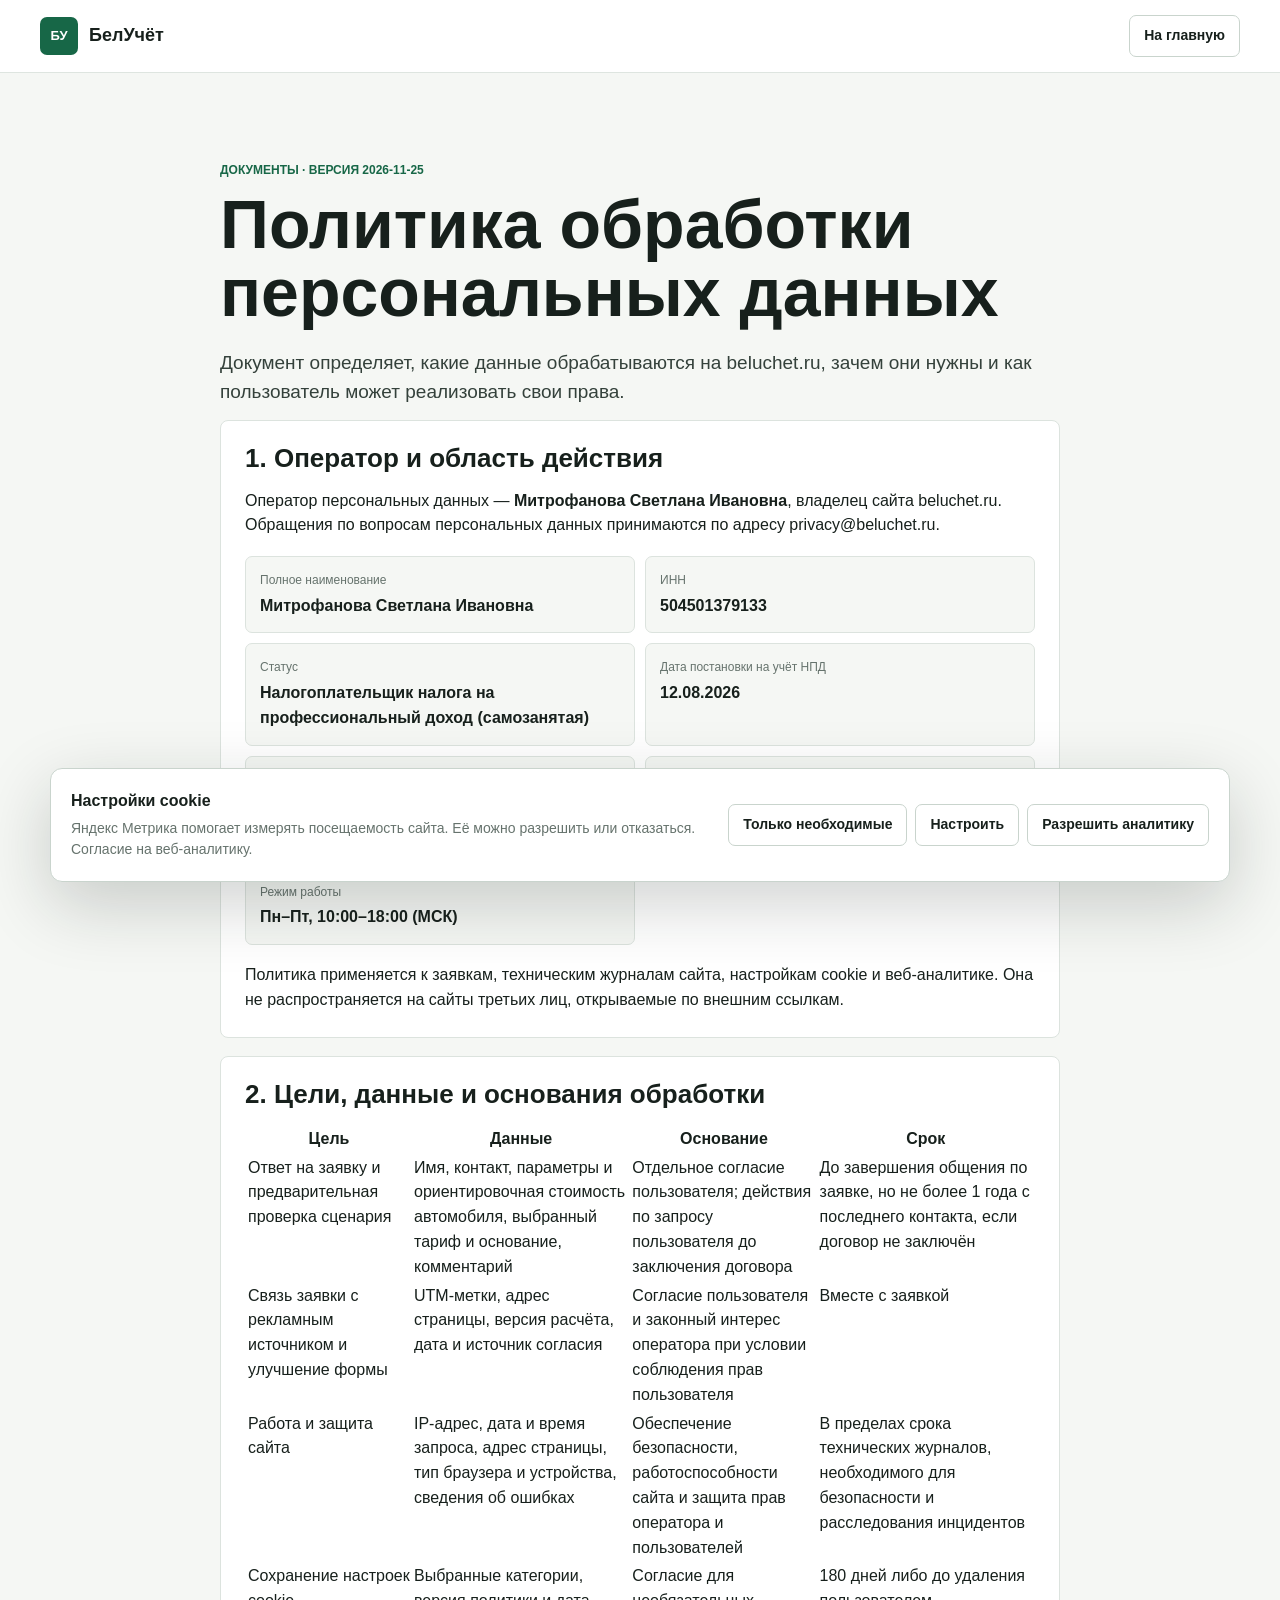
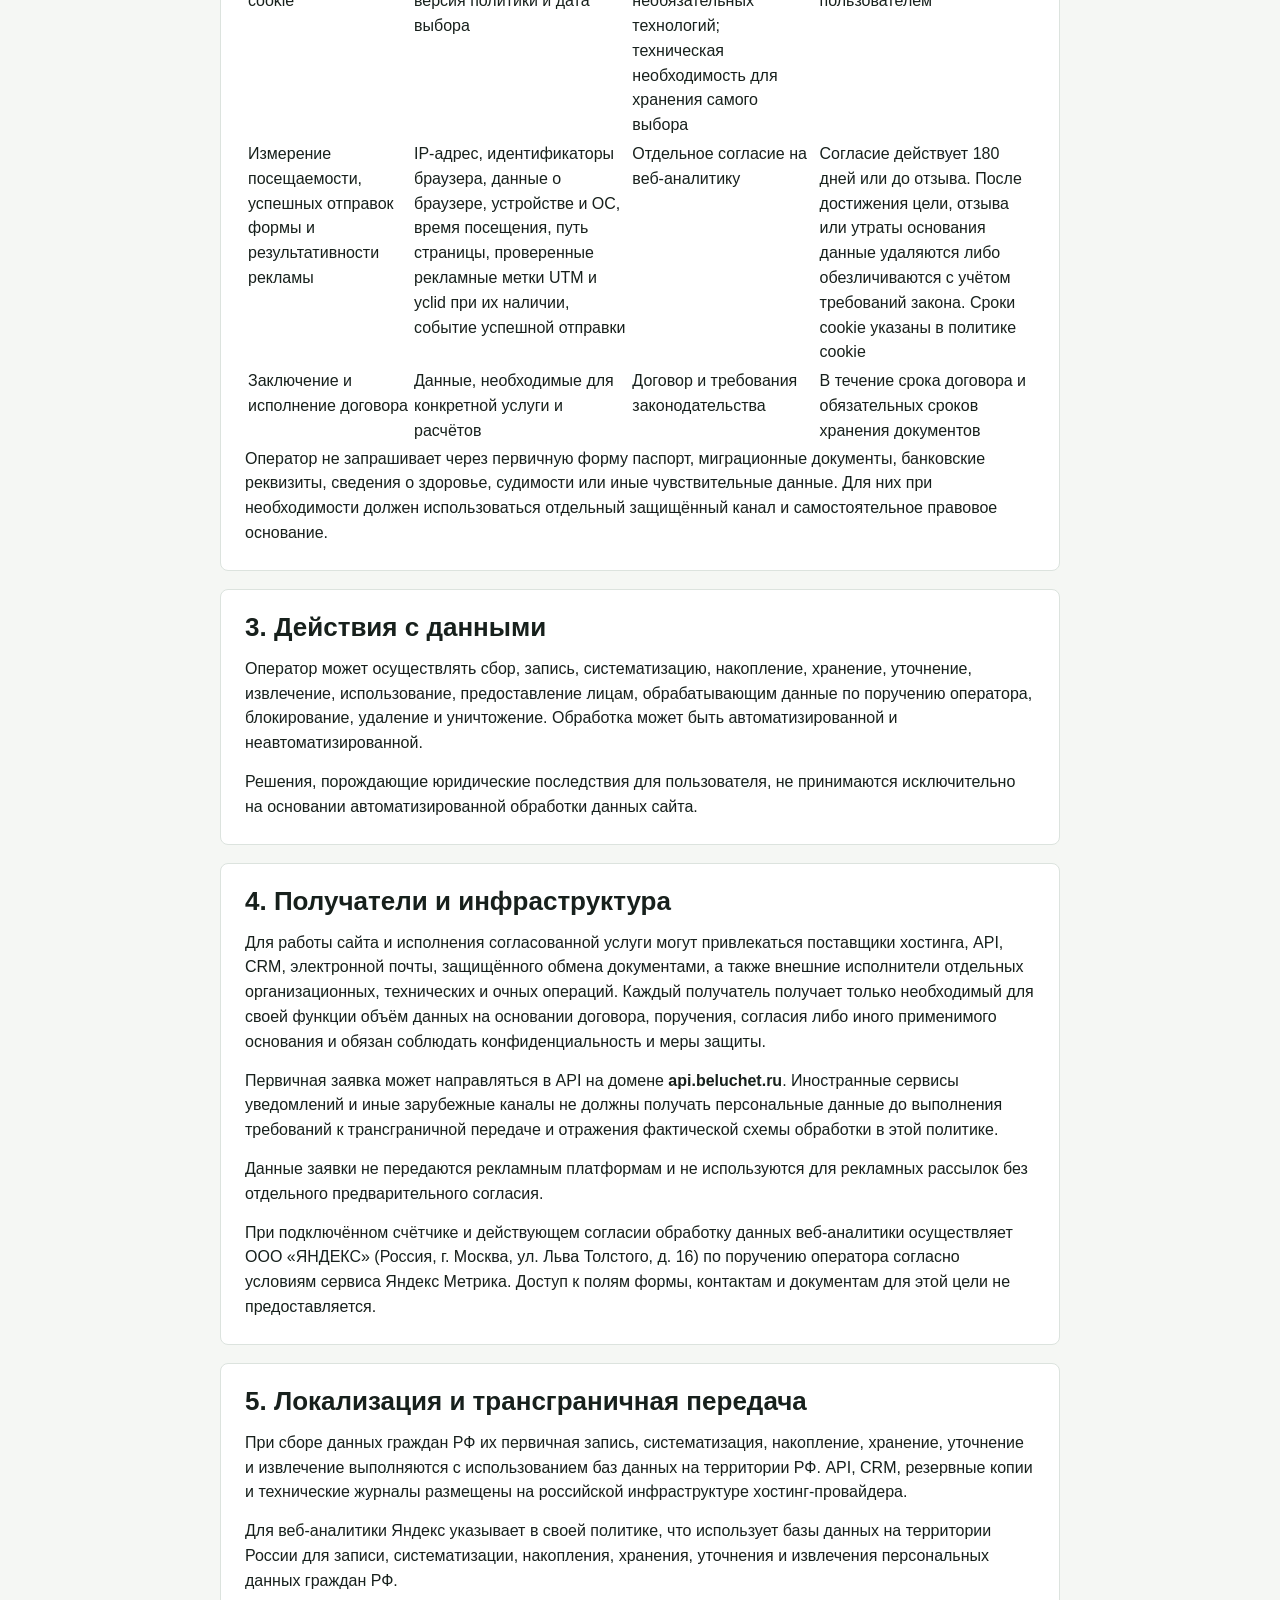
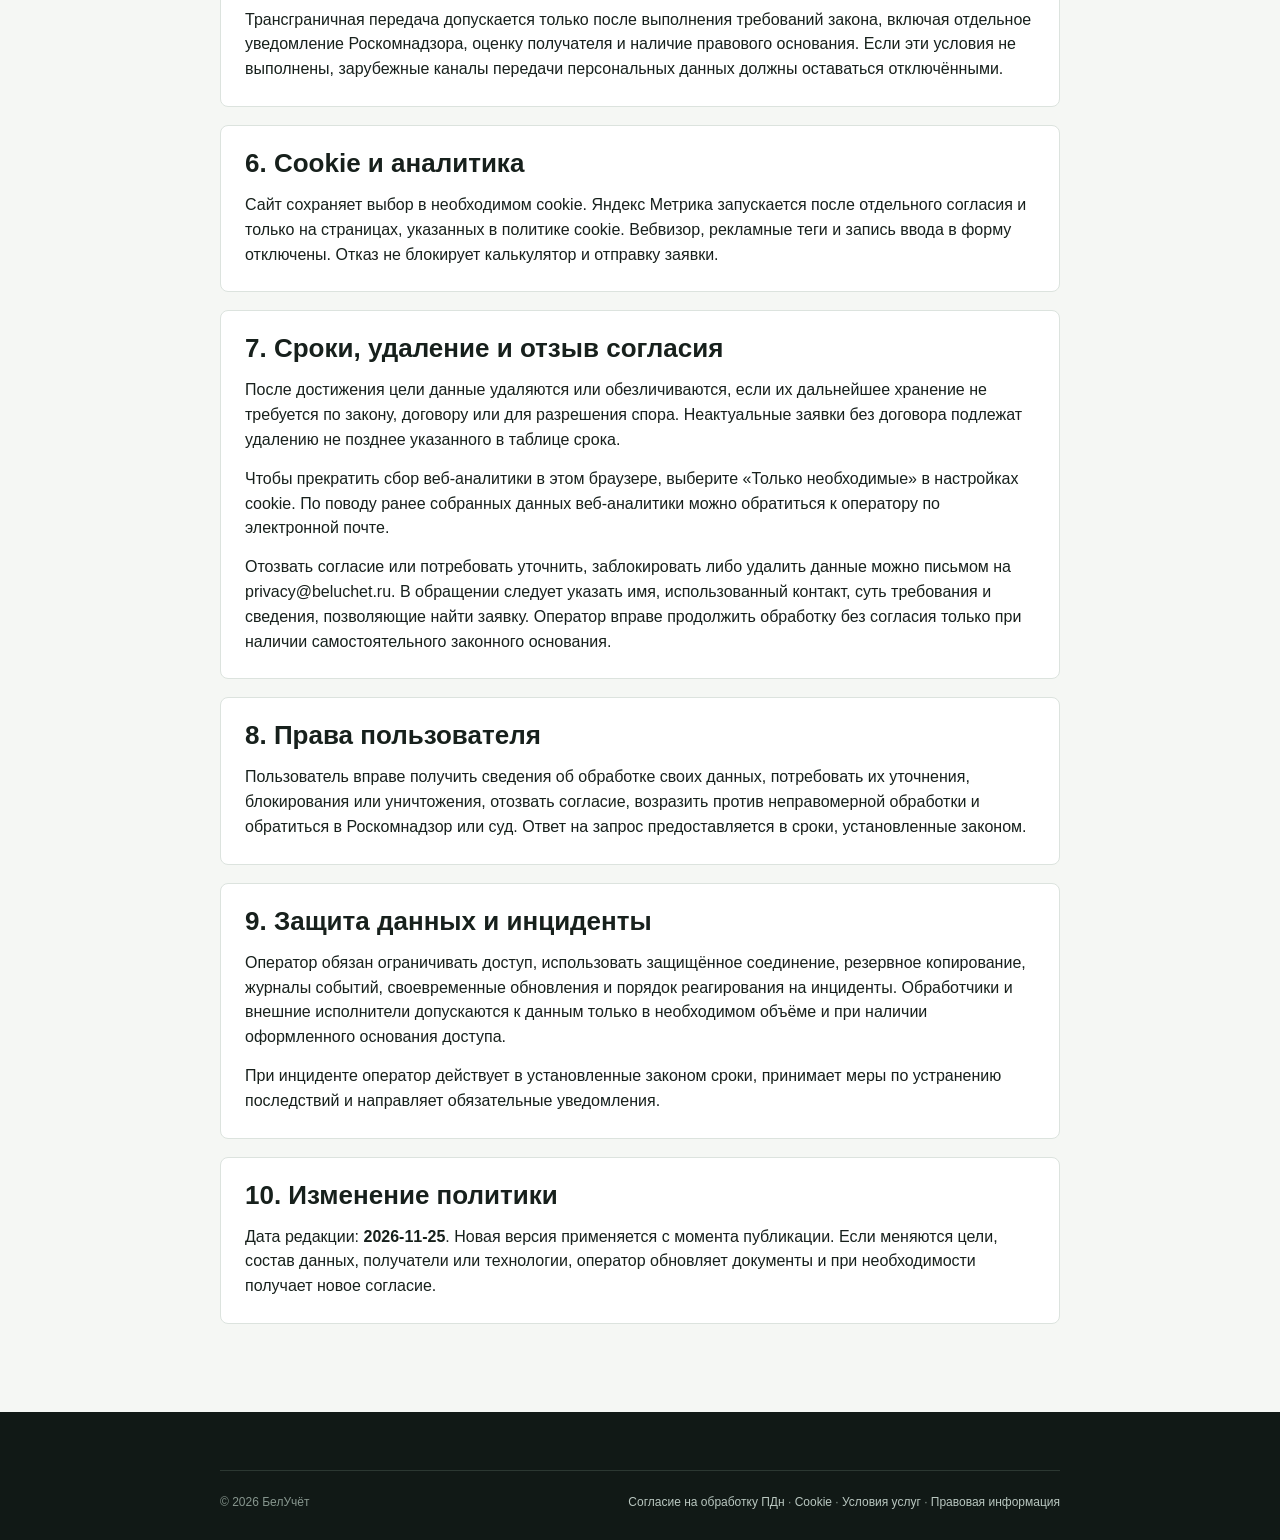
<file: privacy/index.html>
<!doctype html>
<html lang="ru">
<head>
  <meta charset="utf-8">
  <meta name="viewport" content="width=device-width,initial-scale=1">
  <title>Политика обработки персональных данных — БелУчёт</title>
  <meta name="robots" content="noindex,follow">
  <link rel="canonical" href="https://beluchet.ru/privacy/">
  <link rel="stylesheet" href="/assets/styles.css">
</head>
<body>
  <a class="skip-link" href="#main">К содержанию</a>
  <header class="topbar"><div class="wrap nav"><a class="brand" href="/"><span class="brand-mark">БУ</span><span>БелУчёт</span></a><a class="button secondary small-button" style="margin-left:auto" href="/">На главную</a></div></header>
  <main id="main" class="section"><div class="narrow">
    <div class="eyebrow">Документы · версия <span data-config="legal.privacyPolicyVersion"></span></div>
    <h1>Политика обработки персональных данных</h1>
    <p class="lead">Документ определяет, какие данные обрабатываются на beluchet.ru, зачем они нужны и как пользователь может реализовать свои права.</p>
    <div class="notice" data-operator-missing hidden><strong>До начала приёма заявок необходимо заполнить подтверждённые реквизиты оператора.</strong> Для плательщика НПД нужны ФИО, ИНН, дата постановки на учёт и адрес для корреспонденции; для ИП или организации — соответствующие регистрационные реквизиты.</div>
    <div class="document">
      <section>
        <h2>1. Оператор и область действия</h2>
        <p>Оператор персональных данных — <strong data-operator-name>БелУчёт</strong>, владелец сайта <span data-config="brand.domain"></span>. Обращения по вопросам персональных данных принимаются по адресу <a data-config-email="brand.privacyEmail" href="mailto:privacy@beluchet.ru"><span data-config="brand.privacyEmail"></span></a>.</p>
        <dl class="legal-details" data-operator-details hidden>
          <div><dt>Полное наименование</dt><dd data-config="legal.operator.fullName"></dd></div>
          <div><dt>ИНН</dt><dd data-config="legal.operator.inn"></dd></div>
          <div data-operator-npd-row hidden><dt>Статус</dt><dd>Налогоплательщик налога на профессиональный доход (самозанятая)</dd></div>
          <div data-operator-npd-row hidden><dt>Дата постановки на учёт НПД</dt><dd data-config="legal.operator.npdRegistrationDate"></dd></div>
          <div data-operator-npd-row hidden><dt>Справка о постановке на учёт</dt><dd>№ <span data-config="legal.operator.npdCertificateNumber"></span> от <span data-config="legal.operator.npdCertificateDate"></span></dd></div>
          <div data-operator-business-registration-row hidden><dt>ОГРН / ОГРНИП</dt><dd data-config="legal.operator.registrationNumber"></dd></div>
          <div data-operator-address-row hidden><dt>Адрес для корреспонденции</dt><dd data-config="legal.operator.address"></dd></div>
          <div><dt>Режим работы</dt><dd data-config="legal.operator.workingHours"></dd></div>
        </dl>
        <p>Политика применяется к заявкам, техническим журналам сайта, настройкам cookie и веб-аналитике. Она не распространяется на сайты третьих лиц, открываемые по внешним ссылкам.</p>
      </section>

      <section>
        <h2>2. Цели, данные и основания обработки</h2>
        <div class="table-scroll"><table class="legal-table">
          <thead><tr><th>Цель</th><th>Данные</th><th>Основание</th><th>Срок</th></tr></thead>
          <tbody>
            <tr><td>Ответ на заявку и предварительная проверка сценария</td><td>Имя, контакт, параметры и ориентировочная стоимость автомобиля, выбранный тариф и основание, комментарий</td><td>Отдельное согласие пользователя; действия по запросу пользователя до заключения договора</td><td>До завершения общения по заявке, но не более 1 года с последнего контакта, если договор не заключён</td></tr>
            <tr><td>Связь заявки с рекламным источником и улучшение формы</td><td>UTM-метки, адрес страницы, версия расчёта, дата и источник согласия</td><td>Согласие пользователя и законный интерес оператора при условии соблюдения прав пользователя</td><td>Вместе с заявкой</td></tr>
            <tr><td>Работа и защита сайта</td><td>IP-адрес, дата и время запроса, адрес страницы, тип браузера и устройства, сведения об ошибках</td><td>Обеспечение безопасности, работоспособности сайта и защита прав оператора и пользователей</td><td>В пределах срока технических журналов, необходимого для безопасности и расследования инцидентов</td></tr>
            <tr><td>Сохранение настроек cookie</td><td>Выбранные категории, версия политики и дата выбора</td><td>Согласие для необязательных технологий; техническая необходимость для хранения самого выбора</td><td>180 дней либо до удаления пользователем</td></tr>
            <tr><td>Измерение посещаемости, успешных отправок формы и результативности рекламы</td><td>IP-адрес, идентификаторы браузера, данные о браузере, устройстве и ОС, время посещения, путь страницы, проверенные рекламные метки UTM и yclid при их наличии, событие успешной отправки</td><td><a href="/analytics-consent/">Отдельное согласие на веб-аналитику</a></td><td>Согласие действует 180 дней или до отзыва. После достижения цели, отзыва или утраты основания данные удаляются либо обезличиваются с учётом требований закона. Сроки cookie указаны в <a href="/cookies/">политике cookie</a></td></tr>
            <tr><td>Заключение и исполнение договора</td><td>Данные, необходимые для конкретной услуги и расчётов</td><td>Договор и требования законодательства</td><td>В течение срока договора и обязательных сроков хранения документов</td></tr>
          </tbody>
        </table></div>
        <p>Оператор не запрашивает через первичную форму паспорт, миграционные документы, банковские реквизиты, сведения о здоровье, судимости или иные чувствительные данные. Для них при необходимости должен использоваться отдельный защищённый канал и самостоятельное правовое основание.</p>
      </section>

      <section>
        <h2>3. Действия с данными</h2>
        <p>Оператор может осуществлять сбор, запись, систематизацию, накопление, хранение, уточнение, извлечение, использование, предоставление лицам, обрабатывающим данные по поручению оператора, блокирование, удаление и уничтожение. Обработка может быть автоматизированной и неавтоматизированной.</p>
        <p>Решения, порождающие юридические последствия для пользователя, не принимаются исключительно на основании автоматизированной обработки данных сайта.</p>
      </section>

      <section>
        <h2>4. Получатели и инфраструктура</h2>
        <p>Для работы сайта и исполнения согласованной услуги могут привлекаться поставщики хостинга, API, CRM, электронной почты, защищённого обмена документами, а также внешние исполнители отдельных организационных, технических и очных операций. Каждый получатель получает только необходимый для своей функции объём данных на основании договора, поручения, согласия либо иного применимого основания и обязан соблюдать конфиденциальность и меры защиты.</p>
        <p>Первичная заявка может направляться в API на домене <strong>api.beluchet.ru</strong>. Иностранные сервисы уведомлений и иные зарубежные каналы не должны получать персональные данные до выполнения требований к трансграничной передаче и отражения фактической схемы обработки в этой политике.</p>
        <p>Данные заявки не передаются рекламным платформам и не используются для рекламных рассылок без отдельного предварительного согласия.</p>
        <p>При подключённом счётчике и действующем согласии обработку данных веб-аналитики осуществляет ООО «ЯНДЕКС» (Россия, г. Москва, ул. Льва Толстого, д. 16) по поручению оператора согласно <a href="https://yandex.ru/legal/metrica_termsofuse/ru/">условиям сервиса Яндекс Метрика</a>. Доступ к полям формы, контактам и документам для этой цели не предоставляется.</p>
      </section>

      <section>
        <h2>5. Локализация и трансграничная передача</h2>
        <p>При сборе данных граждан РФ их первичная запись, систематизация, накопление, хранение, уточнение и извлечение выполняются с использованием баз данных на территории РФ. API, CRM, резервные копии и технические журналы размещены на российской инфраструктуре хостинг-провайдера.</p>
        <p>Для веб-аналитики Яндекс указывает в <a href="https://yandex.ru/legal/confidential/ru/">своей политике</a>, что использует базы данных на территории России для записи, систематизации, накопления, хранения, уточнения и извлечения персональных данных граждан РФ.</p>
        <p>Трансграничная передача допускается только после выполнения требований закона, включая отдельное уведомление Роскомнадзора, оценку получателя и наличие правового основания. Если эти условия не выполнены, зарубежные каналы передачи персональных данных должны оставаться отключёнными.</p>
      </section>

      <section>
        <h2>6. Cookie и аналитика</h2>
        <p>Сайт сохраняет выбор в необходимом cookie. Яндекс Метрика запускается после отдельного согласия и только на страницах, указанных в <a href="/cookies/">политике cookie</a>. Вебвизор, рекламные теги и запись ввода в форму отключены. Отказ не блокирует калькулятор и отправку заявки.</p>
      </section>

      <section>
        <h2>7. Сроки, удаление и отзыв согласия</h2>
        <p>После достижения цели данные удаляются или обезличиваются, если их дальнейшее хранение не требуется по закону, договору или для разрешения спора. Неактуальные заявки без договора подлежат удалению не позднее указанного в таблице срока.</p>
        <p>Чтобы прекратить сбор веб-аналитики в этом браузере, выберите «Только необходимые» в <a href="/cookies/">настройках cookie</a>. По поводу ранее собранных данных веб-аналитики можно обратиться к оператору по электронной почте.</p>
        <p>Отозвать согласие или потребовать уточнить, заблокировать либо удалить данные можно письмом на <a data-config-email="brand.privacyEmail" href="mailto:privacy@beluchet.ru"><span data-config="brand.privacyEmail"></span></a>. В обращении следует указать имя, использованный контакт, суть требования и сведения, позволяющие найти заявку. Оператор вправе продолжить обработку без согласия только при наличии самостоятельного законного основания.</p>
      </section>

      <section>
        <h2>8. Права пользователя</h2>
        <p>Пользователь вправе получить сведения об обработке своих данных, потребовать их уточнения, блокирования или уничтожения, отозвать согласие, возразить против неправомерной обработки и обратиться в Роскомнадзор или суд. Ответ на запрос предоставляется в сроки, установленные законом.</p>
      </section>

      <section>
        <h2>9. Защита данных и инциденты</h2>
        <p>Оператор обязан ограничивать доступ, использовать защищённое соединение, резервное копирование, журналы событий, своевременные обновления и порядок реагирования на инциденты. Обработчики и внешние исполнители допускаются к данным только в необходимом объёме и при наличии оформленного основания доступа.</p>
        <p>При инциденте оператор действует в установленные законом сроки, принимает меры по устранению последствий и направляет обязательные уведомления.</p>
      </section>

      <section>
        <h2>10. Изменение политики</h2>
        <p>Дата редакции: <strong data-config="legal.privacyPolicyVersion"></strong>. Новая версия применяется с момента публикации. Если меняются цели, состав данных, получатели или технологии, оператор обновляет документы и при необходимости получает новое согласие.</p>
      </section>
    </div>
  </div></main>
  <footer class="footer"><div class="narrow"><div class="footer-bottom" style="margin-top:0"><span>© <span data-current-year></span> БелУчёт</span><span><a href="/consent/">Согласие на обработку ПДн</a> · <a href="/cookies/">Cookie</a> · <a href="/terms/">Условия услуг</a> · <a href="/disclaimer/">Правовая информация</a></span></div></div></footer>
  <script src="/assets/runtime-config.js"></script><script src="/assets/config.js"></script><script src="/assets/site.js" defer></script>
</body>
</html>
</file>
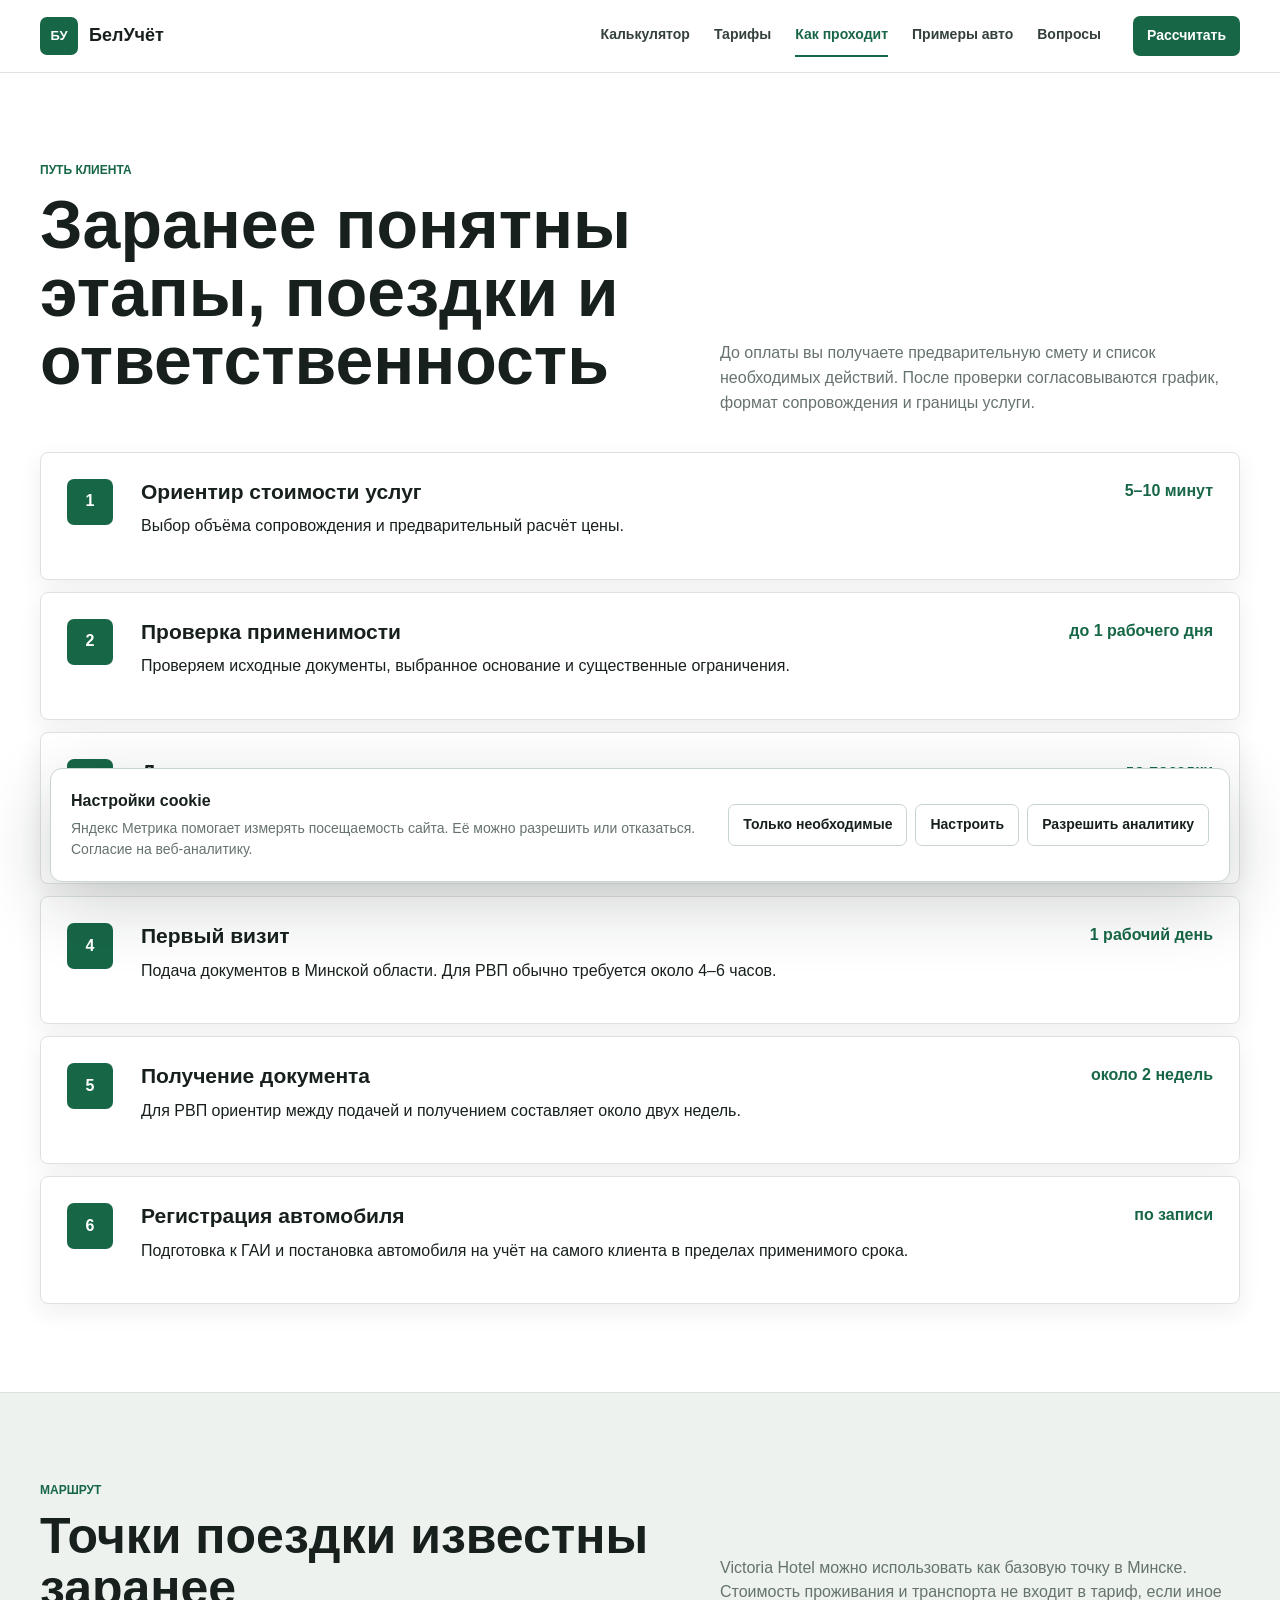
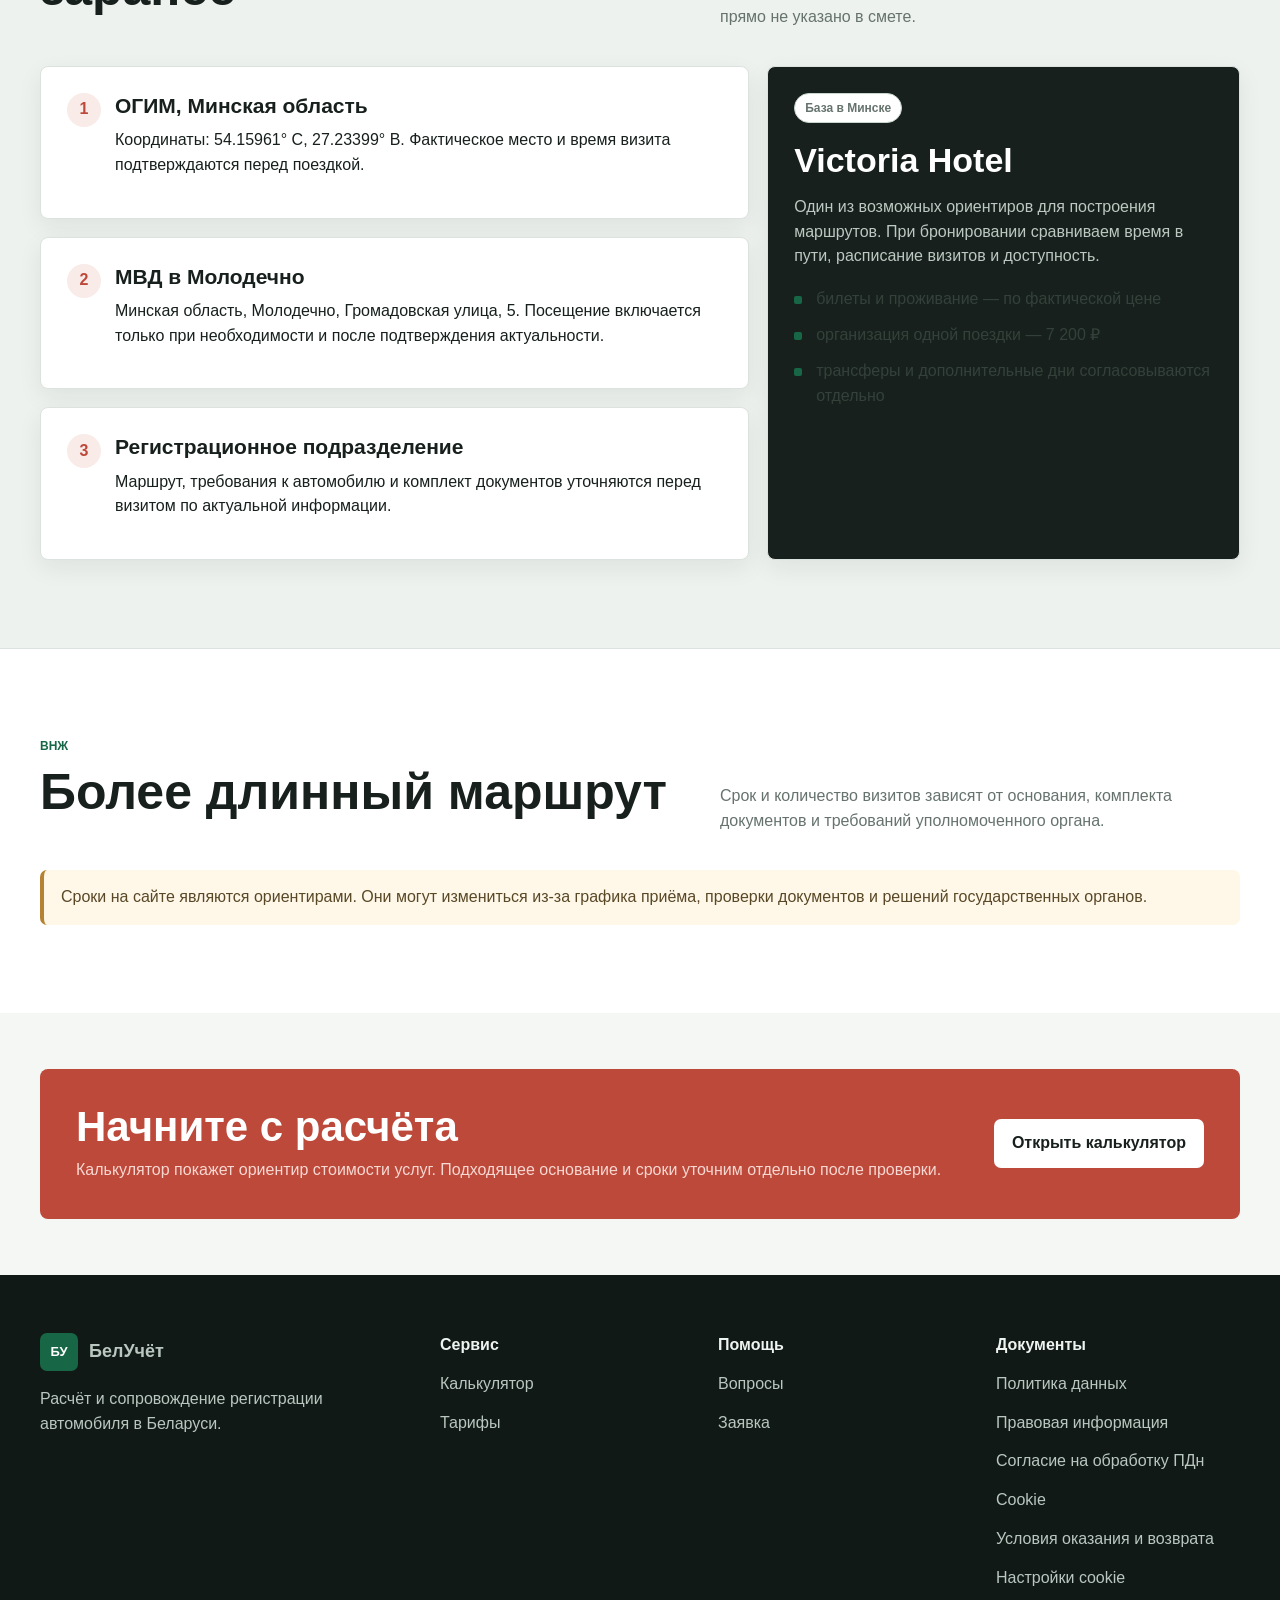
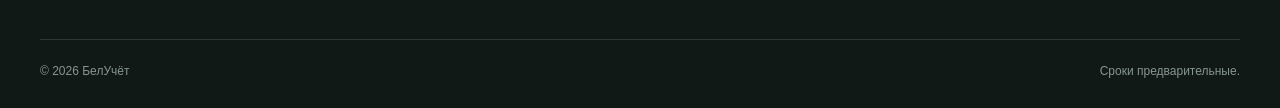
<file: process/index.html>
<!doctype html><html lang="ru"><head><meta charset="utf-8"><meta name="viewport" content="width=device-width, initial-scale=1"><title>Как проходит оформление — БелУчёт</title><meta name="description" content="Этапы проверки, поездок, получения РВП или ВНЖ и регистрации автомобиля в Беларуси."><link rel="canonical" href="https://beluchet.ru/process/"><link rel="stylesheet" href="/assets/styles.css"></head><body>
<a class="skip-link" href="#main">К содержанию</a><header class="topbar"><div class="wrap nav"><a class="brand" href="/"><span class="brand-mark">БУ</span><span>БелУчёт</span></a><nav class="nav-links"><a href="/calculator/">Калькулятор</a><a href="/services/">Тарифы</a><a aria-current="page" href="/process/">Как проходит</a><a href="/cases/">Примеры авто</a><a href="/faq/">Вопросы</a></nav><a class="button small-button nav-cta" href="/calculator/">Рассчитать</a><button class="nav-toggle" type="button" aria-label="Открыть меню" aria-expanded="false"><span></span></button></div></header>
<main id="main"><section class="section white"><div class="wrap"><div class="section-head"><div><div class="eyebrow">Путь клиента</div><h1>Заранее понятны этапы, поездки и ответственность</h1></div><p>До оплаты вы получаете предварительную смету и список необходимых действий. После проверки согласовываются график, формат сопровождения и границы услуги.</p></div><div class="steps">
<article class="step card"><div><h3>Ориентир стоимости услуг</h3><p>Выбор объёма сопровождения и предварительный расчёт цены.</p></div><span class="step-time">5–10 минут</span></article>
<article class="step card"><div><h3>Проверка применимости</h3><p>Проверяем исходные документы, выбранное основание и существенные ограничения.</p></div><span class="step-time">до 1 рабочего дня</span></article>
<article class="step card"><div><h3>Договор и подготовка</h3><p>Фиксируем состав услуги, этапы, итоговую цену в рублях, внешние расходы, порядок возврата и обязанности сторон. При необходимости назначаем внешних исполнителей на отдельные операции.</p></div><span class="step-time">до поездки</span></article>
<article class="step card"><div><h3>Первый визит</h3><p>Подача документов в Минской области. Для РВП обычно требуется около 4–6 часов.</p></div><span class="step-time">1 рабочий день</span></article>
<article class="step card"><div><h3>Получение документа</h3><p>Для РВП ориентир между подачей и получением составляет около двух недель.</p></div><span class="step-time">около 2 недель</span></article>
<article class="step card"><div><h3>Регистрация автомобиля</h3><p>Подготовка к ГАИ и постановка автомобиля на учёт на самого клиента в пределах применимого срока.</p></div><span class="step-time">по записи</span></article>
</div></div></section>
<section class="section tint"><div class="wrap"><div class="section-head"><div><div class="eyebrow">Маршрут</div><h2>Точки поездки известны заранее</h2></div><p>Victoria Hotel можно использовать как базовую точку в Минске. Стоимость проживания и транспорта не входит в тариф, если иное прямо не указано в смете.</p></div><div class="route-grid"><div class="grid"><article class="card route-card"><span class="route-marker">1</span><div><h3>ОГИМ, Минская область</h3><p>Координаты: 54.15961° С, 27.23399° В. Фактическое место и время визита подтверждаются перед поездкой.</p></div></article><article class="card route-card"><span class="route-marker">2</span><div><h3>МВД в Молодечно</h3><p>Минская область, Молодечно, Громадовская улица, 5. Посещение включается только при необходимости и после подтверждения актуальности.</p></div></article><article class="card route-card"><span class="route-marker">3</span><div><h3>Регистрационное подразделение</h3><p>Маршрут, требования к автомобилю и комплект документов уточняются перед визитом по актуальной информации.</p></div></article></div><aside class="card contact-panel"><span class="tag">База в Минске</span><h2 style="font-size:34px;margin-top:20px">Victoria Hotel</h2><p>Один из возможных ориентиров для построения маршрутов. При бронировании сравниваем время в пути, расписание визитов и доступность.</p><ul class="list"><li>билеты и проживание — по фактической цене</li><li>организация одной поездки — 7 200 ₽</li><li>трансферы и дополнительные дни согласовываются отдельно</li></ul></aside></div></div></section>
<section class="section white"><div class="wrap"><div class="section-head"><div><div class="eyebrow">ВНЖ</div><h2>Более длинный маршрут</h2></div><p>Срок и количество визитов зависят от основания, комплекта документов и требований уполномоченного органа.</p></div><div class="notice">Сроки на сайте являются ориентирами. Они могут измениться из-за графика приёма, проверки документов и решений государственных органов.</div></div></section>
<section class="section compact"><div class="wrap"><div class="cta-band"><div><h2>Начните с расчёта</h2><p>Калькулятор покажет ориентир стоимости услуг. Подходящее основание и сроки уточним отдельно после проверки.</p></div><a class="button" href="/calculator/">Открыть калькулятор</a></div></div></section></main>
<footer class="footer"><div class="wrap"><div class="footer-grid"><div><a class="brand" href="/"><span class="brand-mark">БУ</span><span>БелУчёт</span></a><p style="margin-top:16px">Расчёт и сопровождение регистрации автомобиля в Беларуси.</p></div><div><div class="footer-title">Сервис</div><p><a href="/calculator/">Калькулятор</a></p><p><a href="/services/">Тарифы</a></p></div><div><div class="footer-title">Помощь</div><p><a href="/faq/">Вопросы</a></p><p><a href="/contacts/">Заявка</a></p></div><div><div class="footer-title">Документы</div><p><a href="/privacy/">Политика данных</a></p><p><a href="/disclaimer/">Правовая информация</a></p></div></div><div class="footer-bottom"><span>© <span data-current-year></span> БелУчёт</span><span>Сроки предварительные.</span></div></div></footer><script src="/assets/config.js"></script><script src="/assets/site.js" defer></script></body></html>
</file>
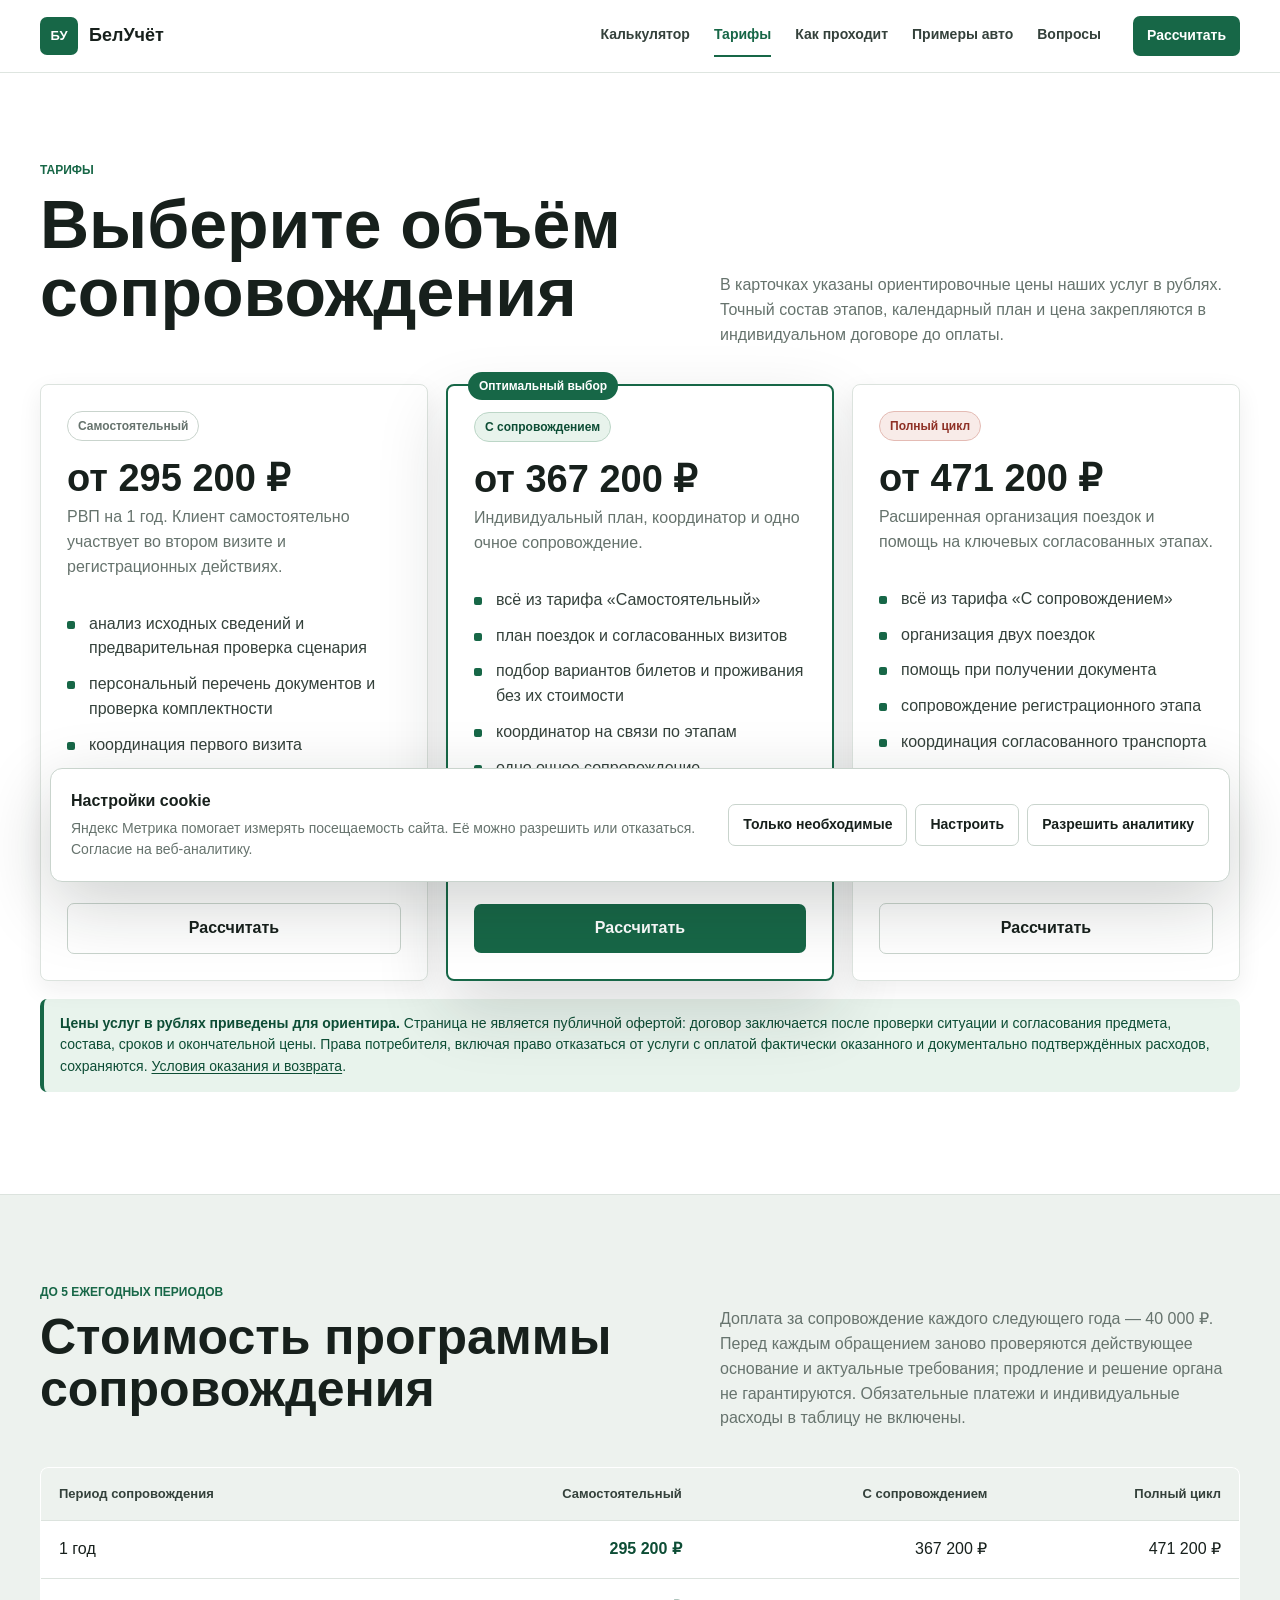
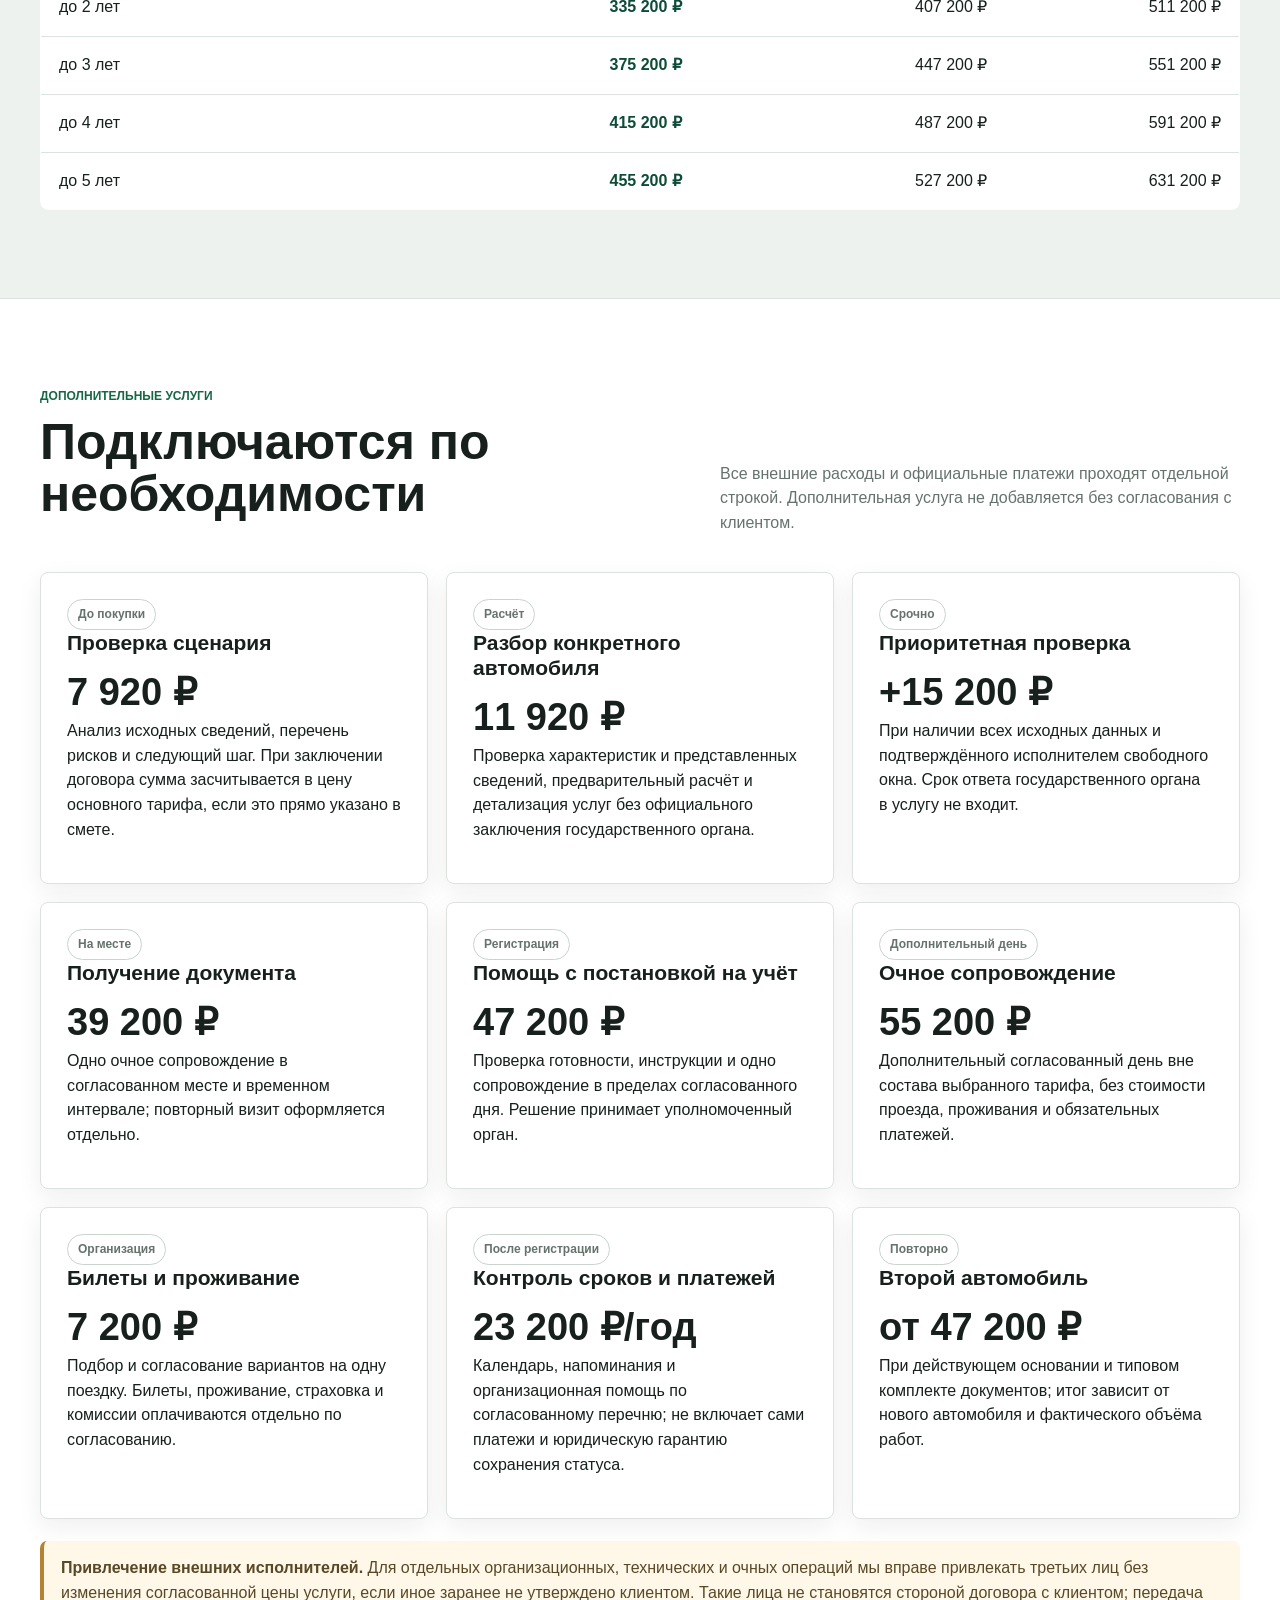
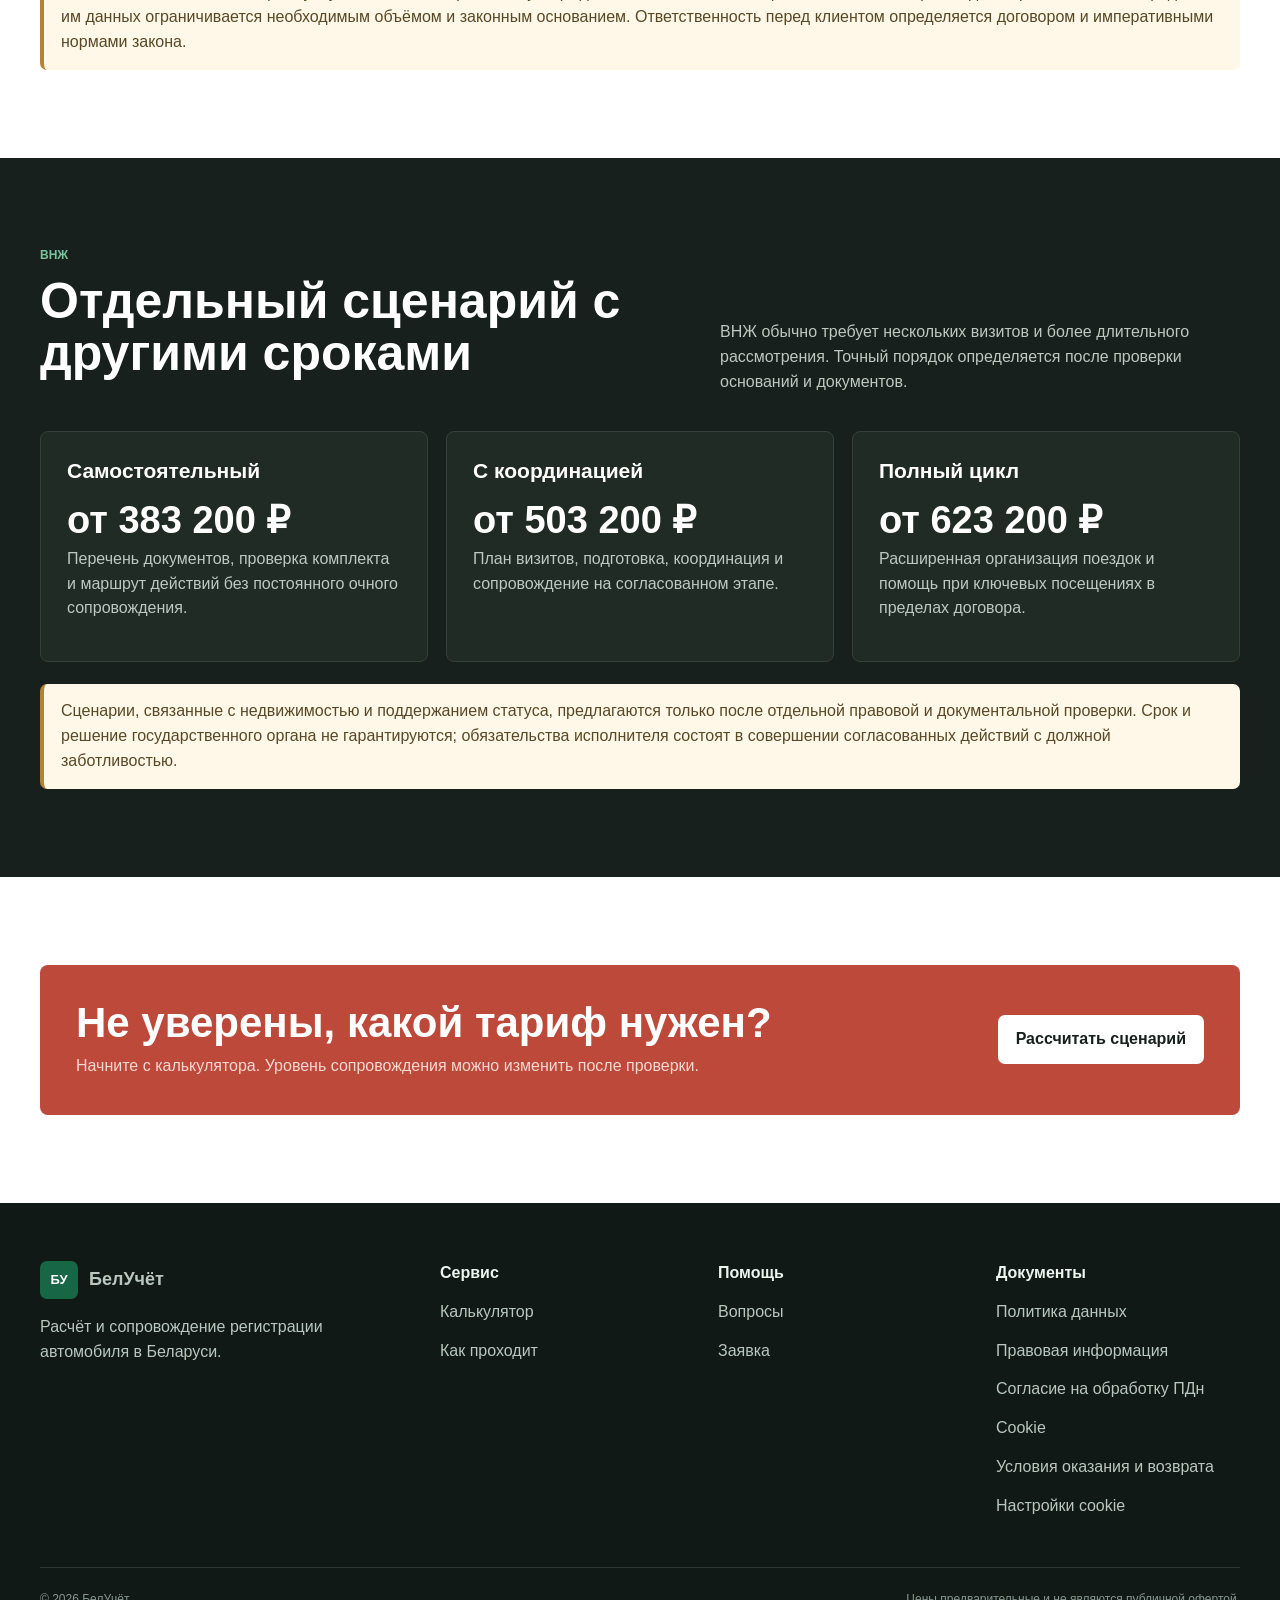
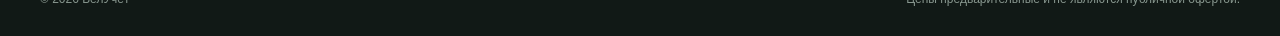
<file: services/index.html>
<!doctype html>
<html lang="ru">
<head>
  <meta charset="utf-8"><meta name="viewport" content="width=device-width, initial-scale=1">
  <title>Тарифы БелУчёт — от самостоятельного до полного сопровождения</title>
  <meta name="description" content="Три тарифа БелУчёт, цены сопровождения РВП с ежегодной проверкой основания, ВНЖ и дополнительные услуги.">
  <link rel="canonical" href="https://beluchet.ru/services/"><link rel="stylesheet" href="/assets/styles.css">
</head>
<body>
  <a class="skip-link" href="#main">К содержанию</a>
  <header class="topbar"><div class="wrap nav"><a class="brand" href="/"><span class="brand-mark">БУ</span><span>БелУчёт</span></a><nav class="nav-links" aria-label="Основная навигация"><a href="/calculator/">Калькулятор</a><a aria-current="page" href="/services/">Тарифы</a><a href="/process/">Как проходит</a><a href="/cases/">Примеры авто</a><a href="/faq/">Вопросы</a></nav><a class="button small-button nav-cta" href="/calculator/">Рассчитать</a><button class="nav-toggle" type="button" aria-label="Открыть меню" aria-expanded="false"><span></span></button></div></header>

  <main id="main">
    <section class="section white"><div class="wrap"><div class="section-head"><div><div class="eyebrow">Тарифы</div><h1>Выберите объём сопровождения</h1></div><p>В карточках указаны ориентировочные цены наших услуг в рублях. Точный состав этапов, календарный план и цена закрепляются в индивидуальном договоре до оплаты.</p></div>
      <div class="grid three">
        <article class="card price-card"><span class="tag">Самостоятельный</span><div class="price">от 295 200 ₽</div><p class="price-sub">РВП на 1 год. Клиент самостоятельно участвует во втором визите и регистрационных действиях.</p><ul class="list"><li>анализ исходных сведений и предварительная проверка сценария</li><li>персональный перечень документов и проверка комплектности</li><li>координация первого визита</li><li>пошаговые инструкции по дальнейшим действиям</li><li>дистанционные ответы в пределах согласованного предмета</li></ul><a class="button secondary" href="/calculator/?package=self">Рассчитать</a></article>
        <article class="card price-card recommended"><span class="recommend-label">Оптимальный выбор</span><span class="tag green">С сопровождением</span><div class="price">от 367 200 ₽</div><p class="price-sub">Индивидуальный план, координатор и одно очное сопровождение.</p><ul class="list"><li>всё из тарифа «Самостоятельный»</li><li>план поездок и согласованных визитов</li><li>подбор вариантов билетов и проживания без их стоимости</li><li>координатор на связи по этапам</li><li>одно очное сопровождение</li><li>контроль комплекта перед регистрационным этапом</li></ul><a class="button" href="/calculator/?package=assisted">Рассчитать</a></article>
        <article class="card price-card"><span class="tag red">Полный цикл</span><div class="price">от 471 200 ₽</div><p class="price-sub">Расширенная организация поездок и помощь на ключевых согласованных этапах.</p><ul class="list"><li>всё из тарифа «С сопровождением»</li><li>организация двух поездок</li><li>помощь при получении документа</li><li>сопровождение регистрационного этапа</li><li>координация согласованного транспорта</li><li>приоритетная связь</li></ul><a class="button secondary" href="/calculator/?package=full">Рассчитать</a></article>
      </div>
      <p class="legal-inline"><strong>Цены услуг в рублях приведены для ориентира.</strong> Страница не является публичной офертой: договор заключается после проверки ситуации и согласования предмета, состава, сроков и окончательной цены. Права потребителя, включая право отказаться от услуги с оплатой фактически оказанного и документально подтверждённых расходов, сохраняются. <a href="/terms/">Условия оказания и возврата</a>.</p>
    </div></section>

    <section class="section tint"><div class="wrap"><div class="section-head"><div><div class="eyebrow">До 5 ежегодных периодов</div><h2>Стоимость программы сопровождения</h2></div><p>Доплата за сопровождение каждого следующего года — 40 000 ₽. Перед каждым обращением заново проверяются действующее основание и актуальные требования; продление и решение органа не гарантируются. Обязательные платежи и индивидуальные расходы в таблицу не включены.</p></div>
      <div class="table-scroll"><table class="term-table"><thead><tr><th>Период сопровождения</th><th>Самостоятельный</th><th>С сопровождением</th><th>Полный цикл</th></tr></thead><tbody><tr><td>1 год</td><td><strong>295 200 ₽</strong></td><td>367 200 ₽</td><td>471 200 ₽</td></tr><tr><td>до 2 лет</td><td><strong>335 200 ₽</strong></td><td>407 200 ₽</td><td>511 200 ₽</td></tr><tr><td>до 3 лет</td><td><strong>375 200 ₽</strong></td><td>447 200 ₽</td><td>551 200 ₽</td></tr><tr><td>до 4 лет</td><td><strong>415 200 ₽</strong></td><td>487 200 ₽</td><td>591 200 ₽</td></tr><tr><td>до 5 лет</td><td><strong>455 200 ₽</strong></td><td>527 200 ₽</td><td>631 200 ₽</td></tr></tbody></table></div>
    </div></section>

    <section class="section white"><div class="wrap"><div class="section-head"><div><div class="eyebrow">Дополнительные услуги</div><h2>Подключаются по необходимости</h2></div><p>Все внешние расходы и официальные платежи проходят отдельной строкой. Дополнительная услуга не добавляется без согласования с клиентом.</p></div>
      <div class="grid three">
        <article class="card"><span class="tag">До покупки</span><h3>Проверка сценария</h3><div class="price">7 920 ₽</div><p>Анализ исходных сведений, перечень рисков и следующий шаг. При заключении договора сумма засчитывается в цену основного тарифа, если это прямо указано в смете.</p></article>
        <article class="card"><span class="tag">Расчёт</span><h3>Разбор конкретного автомобиля</h3><div class="price">11 920 ₽</div><p>Проверка характеристик и представленных сведений, предварительный расчёт и детализация услуг без официального заключения государственного органа.</p></article>
        <article class="card"><span class="tag">Срочно</span><h3>Приоритетная проверка</h3><div class="price">+15 200 ₽</div><p>При наличии всех исходных данных и подтверждённого исполнителем свободного окна. Срок ответа государственного органа в услугу не входит.</p></article>
        <article class="card"><span class="tag">На месте</span><h3>Получение документа</h3><div class="price">39 200 ₽</div><p>Одно очное сопровождение в согласованном месте и временном интервале; повторный визит оформляется отдельно.</p></article>
        <article class="card"><span class="tag">Регистрация</span><h3>Помощь с постановкой на учёт</h3><div class="price">47 200 ₽</div><p>Проверка готовности, инструкции и одно сопровождение в пределах согласованного дня. Решение принимает уполномоченный орган.</p></article>
        <article class="card"><span class="tag">Дополнительный день</span><h3>Очное сопровождение</h3><div class="price">55 200 ₽</div><p>Дополнительный согласованный день вне состава выбранного тарифа, без стоимости проезда, проживания и обязательных платежей.</p></article>
        <article class="card"><span class="tag">Организация</span><h3>Билеты и проживание</h3><div class="price">7 200 ₽</div><p>Подбор и согласование вариантов на одну поездку. Билеты, проживание, страховка и комиссии оплачиваются отдельно по согласованию.</p></article>
        <article class="card"><span class="tag">После регистрации</span><h3>Контроль сроков и платежей</h3><div class="price">23 200 ₽/год</div><p>Календарь, напоминания и организационная помощь по согласованному перечню; не включает сами платежи и юридическую гарантию сохранения статуса.</p></article>
        <article class="card"><span class="tag">Повторно</span><h3>Второй автомобиль</h3><div class="price">от 47 200 ₽</div><p>При действующем основании и типовом комплекте документов; итог зависит от нового автомобиля и фактического объёма работ.</p></article>
      </div>
      <div class="notice" style="margin-top:22px"><strong>Привлечение внешних исполнителей.</strong> Для отдельных организационных, технических и очных операций мы вправе привлекать третьих лиц без изменения согласованной цены услуги, если иное заранее не утверждено клиентом. Такие лица не становятся стороной договора с клиентом; передача им данных ограничивается необходимым объёмом и законным основанием. Ответственность перед клиентом определяется договором и императивными нормами закона.</div>
    </div></section>

    <section class="section dark"><div class="wrap"><div class="section-head"><div><div class="eyebrow">ВНЖ</div><h2>Отдельный сценарий с другими сроками</h2></div><p>ВНЖ обычно требует нескольких визитов и более длительного рассмотрения. Точный порядок определяется после проверки оснований и документов.</p></div><div class="grid three"><article class="card"><h3>Самостоятельный</h3><div class="price">от 383 200 ₽</div><p>Перечень документов, проверка комплекта и маршрут действий без постоянного очного сопровождения.</p></article><article class="card"><h3>С координацией</h3><div class="price">от 503 200 ₽</div><p>План визитов, подготовка, координация и сопровождение на согласованном этапе.</p></article><article class="card"><h3>Полный цикл</h3><div class="price">от 623 200 ₽</div><p>Расширенная организация поездок и помощь при ключевых посещениях в пределах договора.</p></article></div><div class="notice" style="margin-top:22px">Сценарии, связанные с недвижимостью и поддержанием статуса, предлагаются только после отдельной правовой и документальной проверки. Срок и решение государственного органа не гарантируются; обязательства исполнителя состоят в совершении согласованных действий с должной заботливостью.</div></div></section>

    <section class="section white"><div class="wrap"><div class="cta-band"><div><h2>Не уверены, какой тариф нужен?</h2><p>Начните с калькулятора. Уровень сопровождения можно изменить после проверки.</p></div><a class="button" href="/calculator/">Рассчитать сценарий</a></div></div></section>
  </main>
  <footer class="footer"><div class="wrap"><div class="footer-grid"><div><a class="brand" href="/"><span class="brand-mark">БУ</span><span>БелУчёт</span></a><p style="margin-top:16px">Расчёт и сопровождение регистрации автомобиля в Беларуси.</p></div><div><div class="footer-title">Сервис</div><p><a href="/calculator/">Калькулятор</a></p><p><a href="/process/">Как проходит</a></p></div><div><div class="footer-title">Помощь</div><p><a href="/faq/">Вопросы</a></p><p><a href="/contacts/">Заявка</a></p></div><div><div class="footer-title">Документы</div><p><a href="/privacy/">Политика данных</a></p><p><a href="/disclaimer/">Правовая информация</a></p></div></div><div class="footer-bottom"><span>© <span data-current-year></span> БелУчёт</span><span>Цены предварительные и не являются публичной офертой.</span></div></div></footer>
  <script src="/assets/runtime-config.js"></script><script src="/assets/config.js"></script><script src="/assets/site.js" defer></script>
</body></html>
</file>
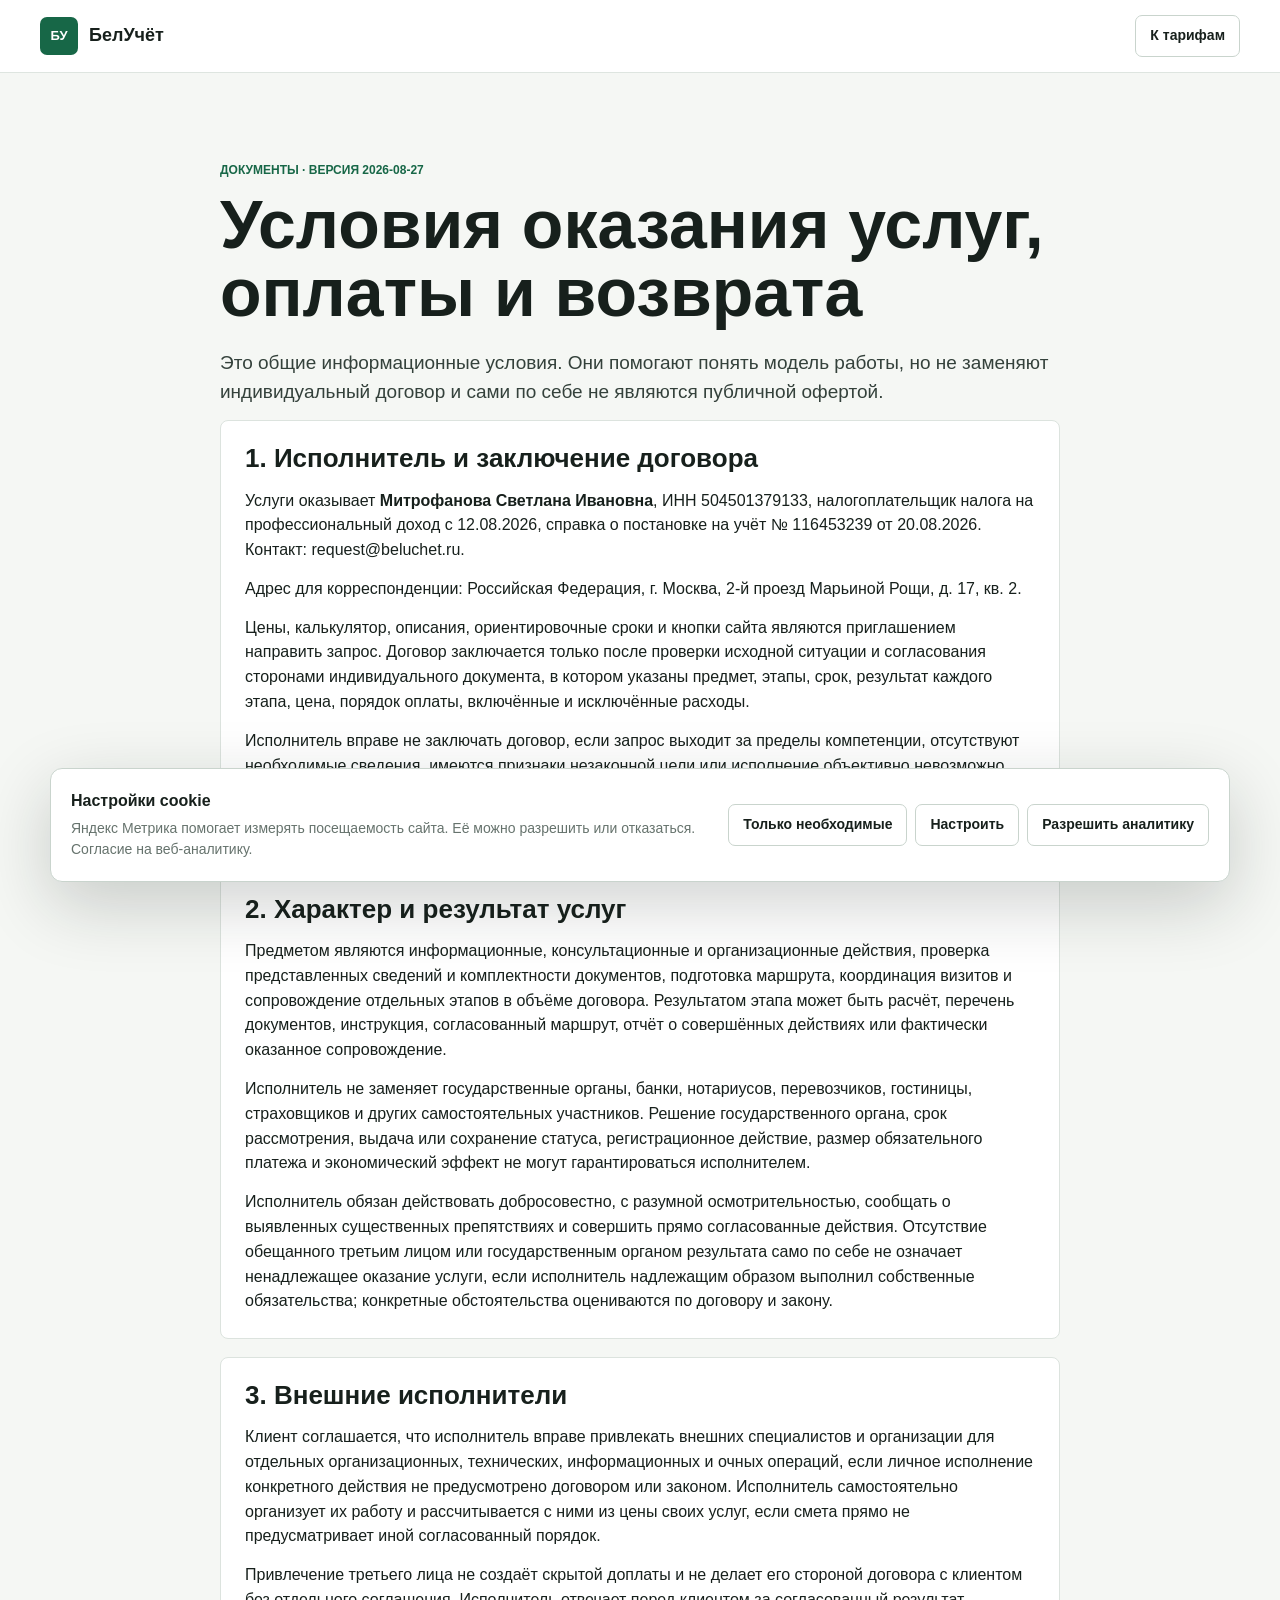
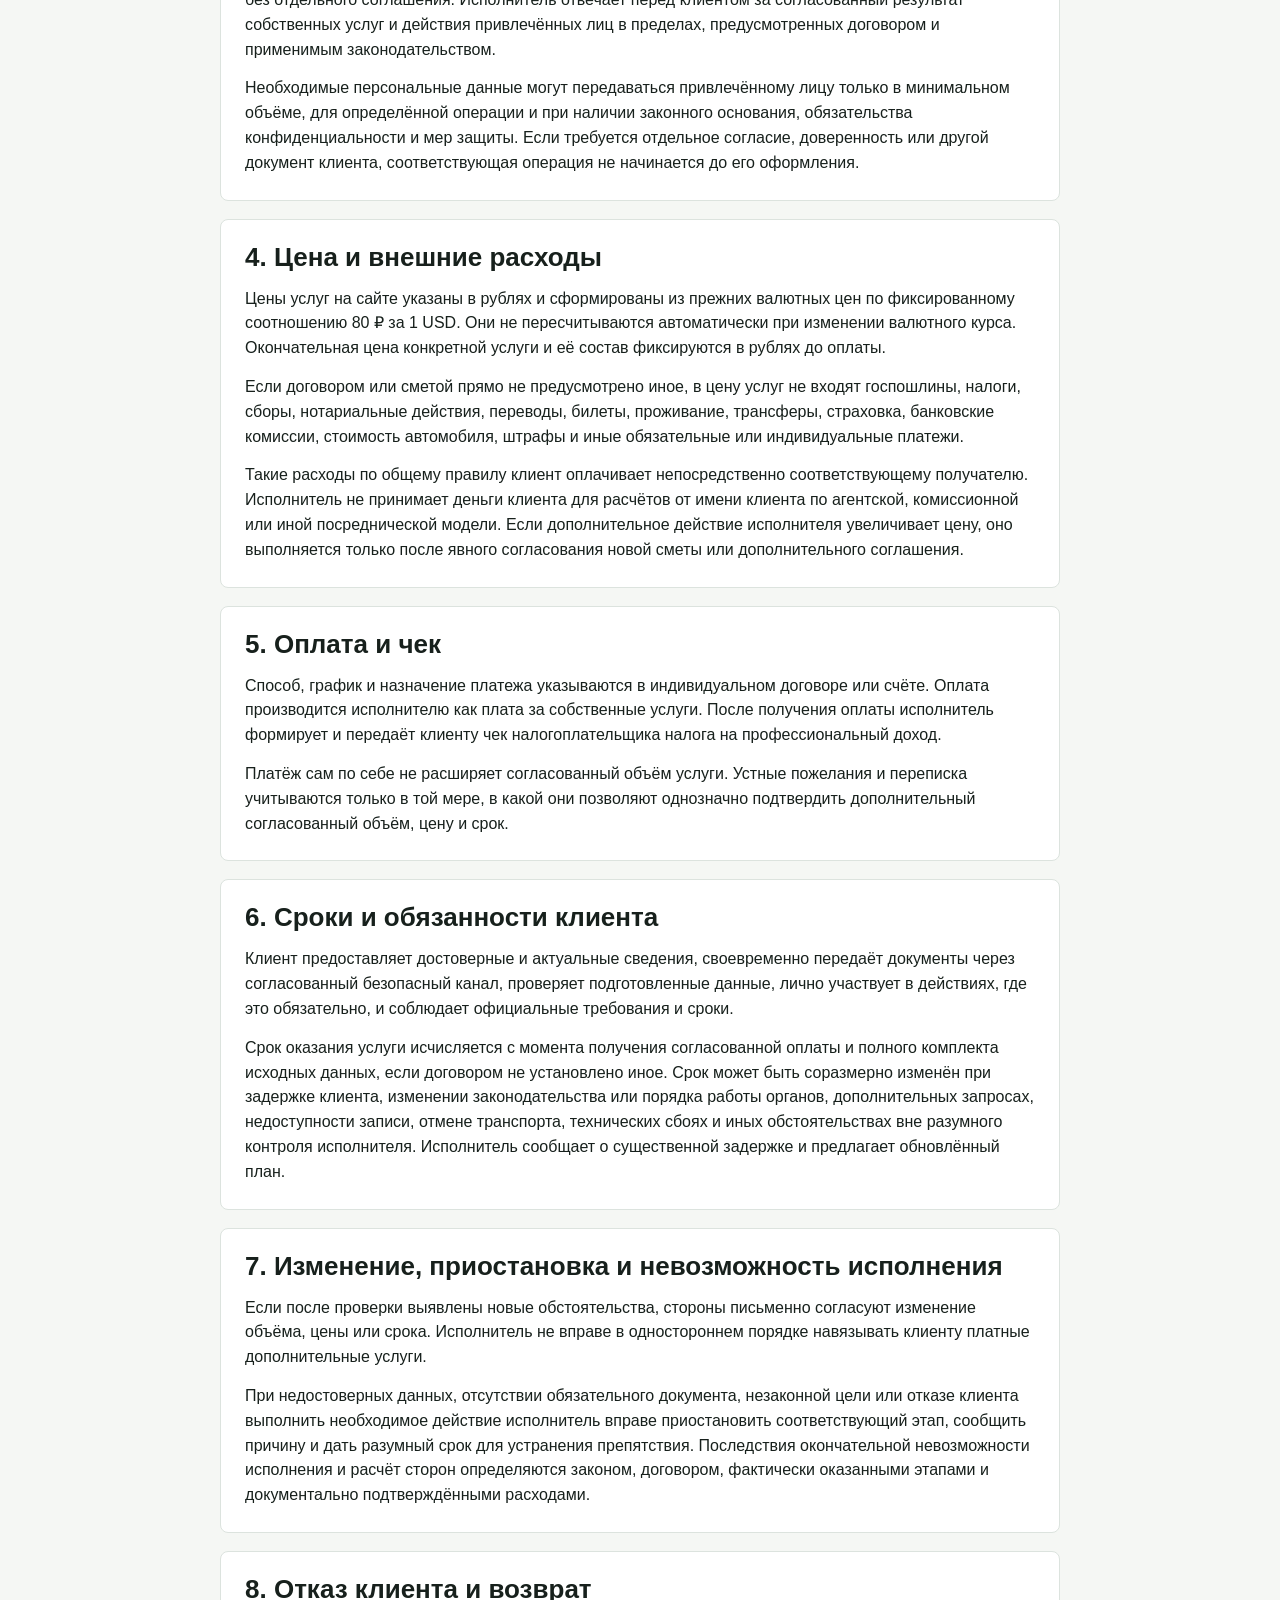
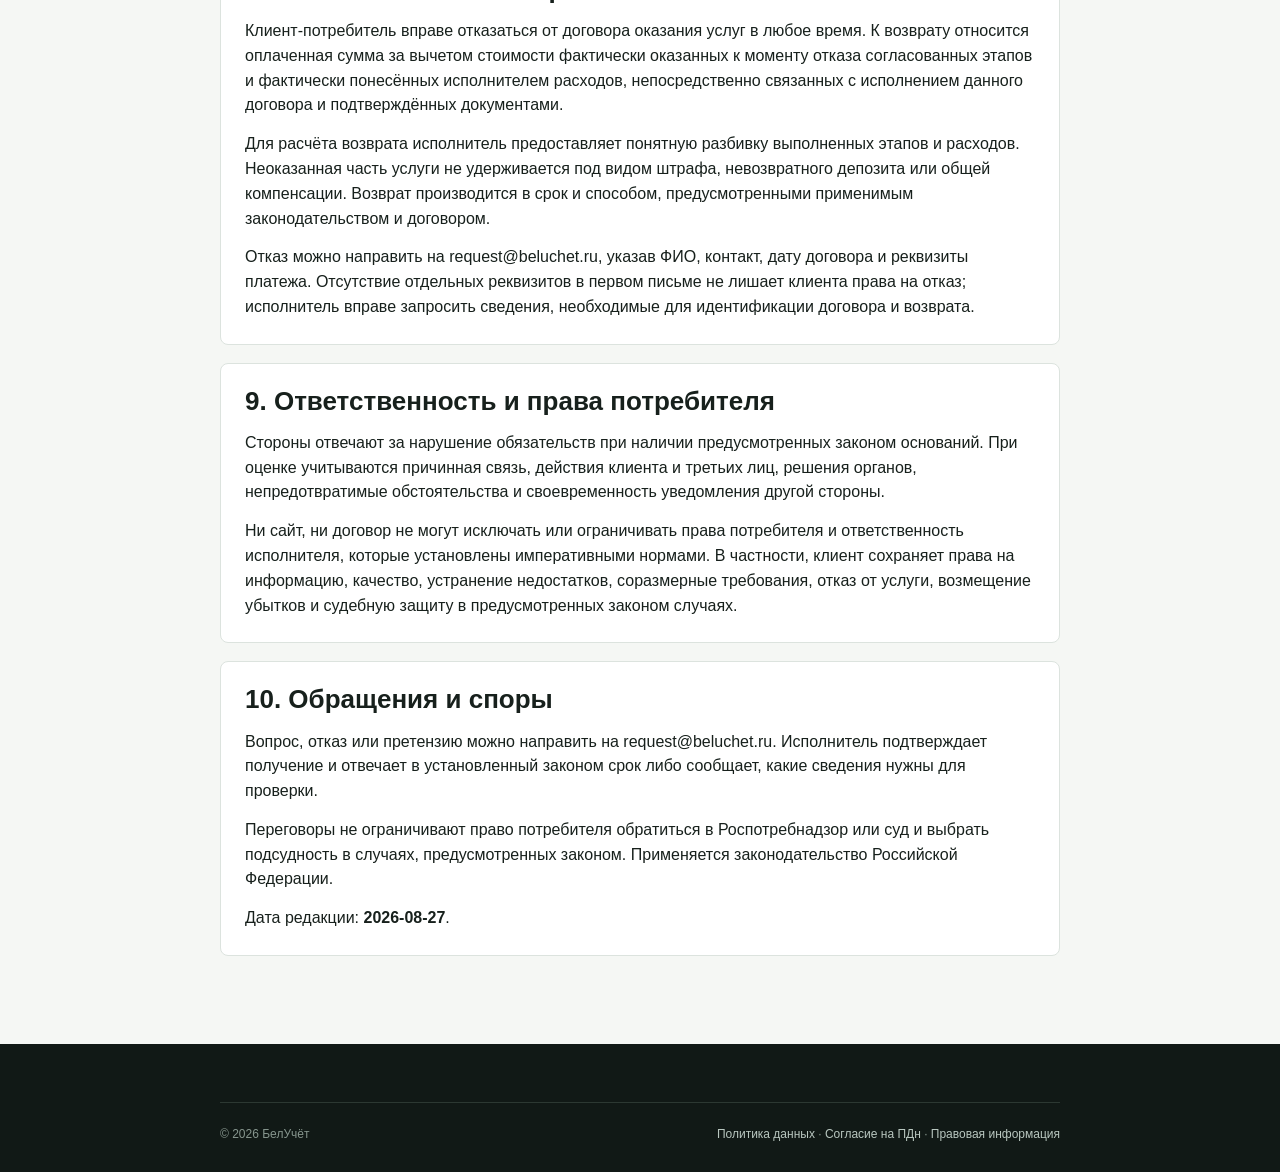
<file: terms/index.html>
<!doctype html>
<html lang="ru">
<head>
  <meta charset="utf-8">
  <meta name="viewport" content="width=device-width,initial-scale=1">
  <title>Условия оказания услуг, оплаты и возврата — БелУчёт</title>
  <meta name="robots" content="noindex,follow">
  <link rel="canonical" href="https://beluchet.ru/terms/">
  <link rel="stylesheet" href="/assets/styles.css">
</head>
<body>
  <a class="skip-link" href="#main">К содержанию</a>
  <header class="topbar"><div class="wrap nav"><a class="brand" href="/"><span class="brand-mark">БУ</span><span>БелУчёт</span></a><a class="button secondary small-button" style="margin-left:auto" href="/services/">К тарифам</a></div></header>
  <main id="main" class="section"><div class="narrow">
    <div class="eyebrow">Документы · версия <span data-config="legal.disclaimerVersion"></span></div>
    <h1>Условия оказания услуг, оплаты и возврата</h1>
    <p class="lead">Это общие информационные условия. Они помогают понять модель работы, но не заменяют индивидуальный договор и сами по себе не являются публичной офертой.</p>
    <div class="notice" data-operator-missing hidden><strong>Приём заявок и оплат остаётся закрытым до заполнения адреса исполнителя для корреспонденции.</strong> Остальные реквизиты взяты из подтверждённой справки НПД.</div>
    <div class="document">
      <section>
        <h2>1. Исполнитель и заключение договора</h2>
        <p>Услуги оказывает <strong data-config="legal.operator.fullName"></strong>, ИНН <span data-config="legal.operator.inn"></span>, налогоплательщик налога на профессиональный доход с <span data-config="legal.operator.npdRegistrationDate"></span>, справка о постановке на учёт № <span data-config="legal.operator.npdCertificateNumber"></span> от <span data-config="legal.operator.npdCertificateDate"></span>. Контакт: <a data-config-email="brand.email" href="mailto:request@beluchet.ru"><span data-config="brand.email"></span></a>.</p>
        <p data-operator-address-row hidden>Адрес для корреспонденции: <span data-config="legal.operator.address"></span>.</p>
        <p>Цены, калькулятор, описания, ориентировочные сроки и кнопки сайта являются приглашением направить запрос. Договор заключается только после проверки исходной ситуации и согласования сторонами индивидуального документа, в котором указаны предмет, этапы, срок, результат каждого этапа, цена, порядок оплаты, включённые и исключённые расходы.</p>
        <p>Исполнитель вправе не заключать договор, если запрос выходит за пределы компетенции, отсутствуют необходимые сведения, имеются признаки незаконной цели или исполнение объективно невозможно. Это правило не отменяет обязательства по уже заключённому договору и предусмотренные законом права клиента.</p>
      </section>

      <section>
        <h2>2. Характер и результат услуг</h2>
        <p>Предметом являются информационные, консультационные и организационные действия, проверка представленных сведений и комплектности документов, подготовка маршрута, координация визитов и сопровождение отдельных этапов в объёме договора. Результатом этапа может быть расчёт, перечень документов, инструкция, согласованный маршрут, отчёт о совершённых действиях или фактически оказанное сопровождение.</p>
        <p>Исполнитель не заменяет государственные органы, банки, нотариусов, перевозчиков, гостиницы, страховщиков и других самостоятельных участников. Решение государственного органа, срок рассмотрения, выдача или сохранение статуса, регистрационное действие, размер обязательного платежа и экономический эффект не могут гарантироваться исполнителем.</p>
        <p>Исполнитель обязан действовать добросовестно, с разумной осмотрительностью, сообщать о выявленных существенных препятствиях и совершить прямо согласованные действия. Отсутствие обещанного третьим лицом или государственным органом результата само по себе не означает ненадлежащее оказание услуги, если исполнитель надлежащим образом выполнил собственные обязательства; конкретные обстоятельства оцениваются по договору и закону.</p>
      </section>

      <section>
        <h2>3. Внешние исполнители</h2>
        <p>Клиент соглашается, что исполнитель вправе привлекать внешних специалистов и организации для отдельных организационных, технических, информационных и очных операций, если личное исполнение конкретного действия не предусмотрено договором или законом. Исполнитель самостоятельно организует их работу и рассчитывается с ними из цены своих услуг, если смета прямо не предусматривает иной согласованный порядок.</p>
        <p>Привлечение третьего лица не создаёт скрытой доплаты и не делает его стороной договора с клиентом без отдельного соглашения. Исполнитель отвечает перед клиентом за согласованный результат собственных услуг и действия привлечённых лиц в пределах, предусмотренных договором и применимым законодательством.</p>
        <p>Необходимые персональные данные могут передаваться привлечённому лицу только в минимальном объёме, для определённой операции и при наличии законного основания, обязательства конфиденциальности и мер защиты. Если требуется отдельное согласие, доверенность или другой документ клиента, соответствующая операция не начинается до его оформления.</p>
      </section>

      <section>
        <h2>4. Цена и внешние расходы</h2>
        <p>Цены услуг на сайте указаны в рублях и сформированы из прежних валютных цен по фиксированному соотношению 80 ₽ за 1 USD. Они не пересчитываются автоматически при изменении валютного курса. Окончательная цена конкретной услуги и её состав фиксируются в рублях до оплаты.</p>
        <p>Если договором или сметой прямо не предусмотрено иное, в цену услуг не входят госпошлины, налоги, сборы, нотариальные действия, переводы, билеты, проживание, трансферы, страховка, банковские комиссии, стоимость автомобиля, штрафы и иные обязательные или индивидуальные платежи.</p>
        <p>Такие расходы по общему правилу клиент оплачивает непосредственно соответствующему получателю. Исполнитель не принимает деньги клиента для расчётов от имени клиента по агентской, комиссионной или иной посреднической модели. Если дополнительное действие исполнителя увеличивает цену, оно выполняется только после явного согласования новой сметы или дополнительного соглашения.</p>
      </section>

      <section>
        <h2>5. Оплата и чек</h2>
        <p>Способ, график и назначение платежа указываются в индивидуальном договоре или счёте. Оплата производится исполнителю как плата за собственные услуги. После получения оплаты исполнитель формирует и передаёт клиенту чек налогоплательщика налога на профессиональный доход.</p>
        <p>Платёж сам по себе не расширяет согласованный объём услуги. Устные пожелания и переписка учитываются только в той мере, в какой они позволяют однозначно подтвердить дополнительный согласованный объём, цену и срок.</p>
      </section>

      <section>
        <h2>6. Сроки и обязанности клиента</h2>
        <p>Клиент предоставляет достоверные и актуальные сведения, своевременно передаёт документы через согласованный безопасный канал, проверяет подготовленные данные, лично участвует в действиях, где это обязательно, и соблюдает официальные требования и сроки.</p>
        <p>Срок оказания услуги исчисляется с момента получения согласованной оплаты и полного комплекта исходных данных, если договором не установлено иное. Срок может быть соразмерно изменён при задержке клиента, изменении законодательства или порядка работы органов, дополнительных запросах, недоступности записи, отмене транспорта, технических сбоях и иных обстоятельствах вне разумного контроля исполнителя. Исполнитель сообщает о существенной задержке и предлагает обновлённый план.</p>
      </section>

      <section>
        <h2>7. Изменение, приостановка и невозможность исполнения</h2>
        <p>Если после проверки выявлены новые обстоятельства, стороны письменно согласуют изменение объёма, цены или срока. Исполнитель не вправе в одностороннем порядке навязывать клиенту платные дополнительные услуги.</p>
        <p>При недостоверных данных, отсутствии обязательного документа, незаконной цели или отказе клиента выполнить необходимое действие исполнитель вправе приостановить соответствующий этап, сообщить причину и дать разумный срок для устранения препятствия. Последствия окончательной невозможности исполнения и расчёт сторон определяются законом, договором, фактически оказанными этапами и документально подтверждёнными расходами.</p>
      </section>

      <section>
        <h2>8. Отказ клиента и возврат</h2>
        <p>Клиент-потребитель вправе отказаться от договора оказания услуг в любое время. К возврату относится оплаченная сумма за вычетом стоимости фактически оказанных к моменту отказа согласованных этапов и фактически понесённых исполнителем расходов, непосредственно связанных с исполнением данного договора и подтверждённых документами.</p>
        <p>Для расчёта возврата исполнитель предоставляет понятную разбивку выполненных этапов и расходов. Неоказанная часть услуги не удерживается под видом штрафа, невозвратного депозита или общей компенсации. Возврат производится в срок и способом, предусмотренными применимым законодательством и договором.</p>
        <p>Отказ можно направить на <a data-config-email="brand.email" href="mailto:request@beluchet.ru"><span data-config="brand.email"></span></a>, указав ФИО, контакт, дату договора и реквизиты платежа. Отсутствие отдельных реквизитов в первом письме не лишает клиента права на отказ; исполнитель вправе запросить сведения, необходимые для идентификации договора и возврата.</p>
      </section>

      <section>
        <h2>9. Ответственность и права потребителя</h2>
        <p>Стороны отвечают за нарушение обязательств при наличии предусмотренных законом оснований. При оценке учитываются причинная связь, действия клиента и третьих лиц, решения органов, непредотвратимые обстоятельства и своевременность уведомления другой стороны.</p>
        <p>Ни сайт, ни договор не могут исключать или ограничивать права потребителя и ответственность исполнителя, которые установлены императивными нормами. В частности, клиент сохраняет права на информацию, качество, устранение недостатков, соразмерные требования, отказ от услуги, возмещение убытков и судебную защиту в предусмотренных законом случаях.</p>
      </section>

      <section>
        <h2>10. Обращения и споры</h2>
        <p>Вопрос, отказ или претензию можно направить на <a data-config-email="brand.email" href="mailto:request@beluchet.ru"><span data-config="brand.email"></span></a>. Исполнитель подтверждает получение и отвечает в установленный законом срок либо сообщает, какие сведения нужны для проверки.</p>
        <p>Переговоры не ограничивают право потребителя обратиться в Роспотребнадзор или суд и выбрать подсудность в случаях, предусмотренных законом. Применяется законодательство Российской Федерации.</p>
        <p>Дата редакции: <strong data-config="legal.disclaimerVersion"></strong>.</p>
      </section>
    </div>
  </div></main>
  <footer class="footer"><div class="narrow"><div class="footer-bottom" style="margin-top:0"><span>© <span data-current-year></span> БелУчёт</span><span><a href="/privacy/">Политика данных</a> · <a href="/consent/">Согласие на ПДн</a> · <a href="/disclaimer/">Правовая информация</a></span></div></div></footer>
  <script src="/assets/runtime-config.js"></script><script src="/assets/config.js"></script><script src="/assets/site.js" defer></script>
</body>
</html>
</file>
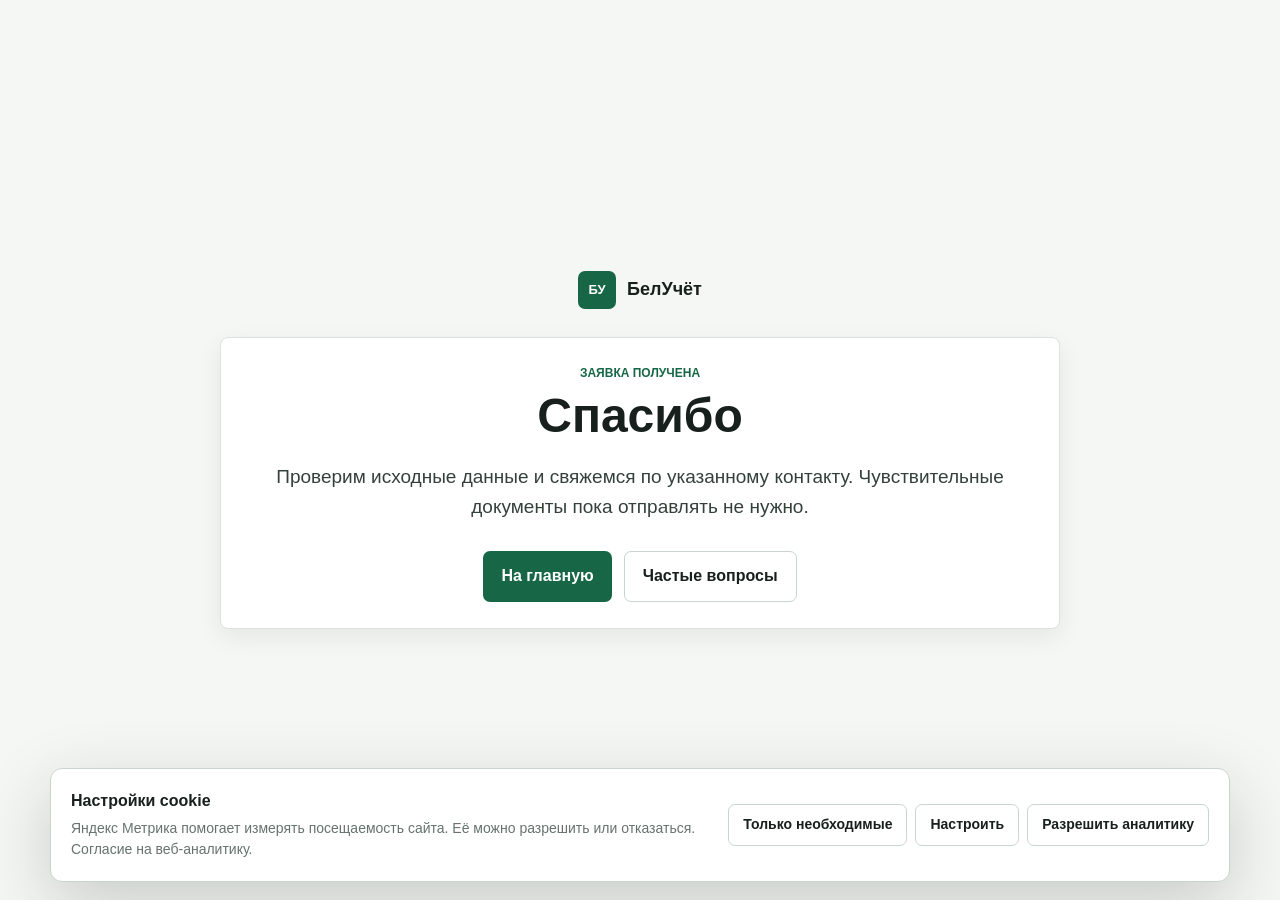
<file: thank-you/index.html>
<!doctype html><html lang="ru"><head><meta charset="utf-8"><meta name="viewport" content="width=device-width,initial-scale=1"><title>Заявка отправлена — БелУчёт</title><meta name="robots" content="noindex,nofollow"><link rel="stylesheet" href="/assets/styles.css"></head><body><main class="section" style="min-height:100vh;display:grid;align-items:center"><div class="narrow center"><a class="brand" style="justify-content:center" href="/"><span class="brand-mark">БУ</span><span>БелУчёт</span></a><div class="card" style="margin-top:28px"><div class="eyebrow">Заявка получена</div><h1 style="font-size:48px">Спасибо</h1><p class="lead">Проверим исходные данные и свяжемся по указанному контакту. Чувствительные документы пока отправлять не нужно.</p><div class="hero-actions" style="justify-content:center"><a class="button" href="/">На главную</a><a class="button secondary" href="/faq/">Частые вопросы</a></div></div></div></main><script src="/assets/runtime-config.js"></script><script src="/assets/config.js"></script><script src="/assets/site.js" defer></script></body></html>
</file>
<file: assets/styles.css>
:root {
  --ink: #17201c;
  --ink-soft: #34413b;
  --muted: #66736d;
  --line: #dce3de;
  --line-strong: #c9d4cd;
  --paper: #f5f7f4;
  --white: #ffffff;
  --green: #176747;
  --green-dark: #0d4d35;
  --green-soft: #e8f3ec;
  --red: #bd493a;
  --red-soft: #f8ebe8;
  --blue: #345f78;
  --gold: #b48232;
  --shadow-sm: 0 8px 24px rgba(23, 32, 28, 0.07);
  --shadow-lg: 0 28px 70px rgba(23, 32, 28, 0.16);
  --radius: 8px;
}

* { box-sizing: border-box; }
html { scroll-behavior: smooth; }
body {
  margin: 0;
  color: var(--ink);
  background: var(--paper);
  font: 16px/1.55 Inter, -apple-system, BlinkMacSystemFont, "Segoe UI", Arial, sans-serif;
  text-rendering: optimizeLegibility;
}
body.menu-open { overflow: hidden; }
a { color: inherit; text-decoration: none; }
p { margin: 0 0 14px; }
img { max-width: 100%; display: block; }
button, input, select, textarea { font: inherit; }
.wrap { width: min(1200px, calc(100% - 40px)); margin: 0 auto; }
.narrow { width: min(840px, calc(100% - 40px)); margin: 0 auto; }
.skip-link { position: absolute; left: -9999px; top: 8px; z-index: 100; background: var(--ink); color: #fff; padding: 10px 14px; }
.skip-link:focus { left: 8px; }

.topbar {
  position: sticky;
  top: 0;
  z-index: 30;
  background: rgba(255, 255, 255, 0.94);
  border-bottom: 1px solid rgba(220, 227, 222, 0.92);
  backdrop-filter: blur(16px);
}
.nav { min-height: 72px; display: flex; align-items: center; gap: 30px; }
.brand { display: inline-flex; align-items: center; gap: 11px; font-weight: 850; font-size: 18px; white-space: nowrap; }
.brand-mark {
  width: 38px;
  height: 38px;
  border-radius: 7px;
  background: var(--green);
  color: #fff;
  display: grid;
  place-items: center;
  font-size: 13px;
  font-weight: 900;
}
.nav-links { display: flex; align-items: center; gap: 24px; margin-left: auto; color: var(--ink-soft); font-size: 14px; font-weight: 650; }
.nav-links a { padding: 9px 0; border-bottom: 2px solid transparent; }
.nav-links a:hover, .nav-links a[aria-current="page"] { color: var(--green); border-color: var(--green); }
.nav-cta { margin-left: 2px; }
.nav-toggle {
  display: none;
  width: 44px;
  height: 44px;
  padding: 0;
  border: 1px solid var(--line);
  background: #fff;
  color: var(--ink);
  position: relative;
}
.nav-toggle::before, .nav-toggle::after, .nav-toggle span {
  content: "";
  position: absolute;
  left: 12px;
  width: 18px;
  height: 2px;
  background: currentColor;
}
.nav-toggle::before { top: 14px; }
.nav-toggle span { top: 20px; }
.nav-toggle::after { top: 26px; }

.button, button {
  border: 0;
  border-radius: 7px;
  padding: 12px 18px;
  background: var(--green);
  color: #fff;
  font-weight: 800;
  cursor: pointer;
  display: inline-flex;
  align-items: center;
  justify-content: center;
  gap: 9px;
  min-height: 46px;
  transition: transform 160ms ease, background 160ms ease, box-shadow 160ms ease;
}
.button:hover, button:hover { background: var(--green-dark); transform: translateY(-1px); box-shadow: 0 8px 18px rgba(13, 77, 53, 0.18); }
.button.secondary { background: #fff; color: var(--ink); border: 1px solid var(--line-strong); }
.button.secondary:hover { background: var(--paper); box-shadow: none; }
.button.red { background: var(--red); }
.button.red:hover { background: #9d382c; }
.button.small-button { min-height: 40px; padding: 9px 14px; font-size: 14px; }

.hero {
  min-height: 680px;
  position: relative;
  display: grid;
  align-items: center;
  overflow: hidden;
  background: #edf0ed;
  border-bottom: 1px solid var(--line);
}
.hero-media { position: absolute; inset: 0; }
.hero-media img { width: 100%; height: 100%; object-fit: cover; object-position: center; }
.hero-content { position: relative; z-index: 2; padding: 92px 0 80px; }
.hero-copy { width: min(660px, 58%); }
.hero-kicker { display: flex; flex-wrap: wrap; gap: 8px; margin-bottom: 16px; }
.hero-pill { background: rgba(255,255,255,0.9); border: 1px solid rgba(201,212,205,0.9); border-radius: 999px; padding: 6px 10px; font-size: 13px; font-weight: 750; color: var(--ink-soft); }
.hero h1 { font-size: clamp(46px, 5.2vw, 74px); line-height: 0.98; margin: 0 0 22px; max-width: 690px; }
.hero .lead { font-size: 20px; max-width: 650px; color: #34433c; }
.hero-actions { display: flex; flex-wrap: wrap; gap: 12px; margin-top: 30px; }
.hero-proof { display: flex; flex-wrap: wrap; gap: 22px; margin-top: 36px; color: var(--ink-soft); font-size: 14px; font-weight: 650; }
.hero-proof span { display: flex; align-items: center; gap: 8px; }
.hero-proof span::before { content: ""; width: 8px; height: 8px; border-radius: 50%; background: var(--green); }

.price-rail { background: var(--ink); color: #fff; }
.price-rail-grid { display: grid; grid-template-columns: repeat(4, 1fr); }
.rail-item { min-height: 116px; padding: 24px 26px; border-right: 1px solid rgba(255,255,255,0.12); display: grid; align-content: center; gap: 3px; }
.rail-item:last-child { border-right: 0; }
.rail-item span { color: #bdc8c2; font-size: 13px; }
.rail-item strong { font-size: 25px; line-height: 1.15; }

.section { padding: 88px 0; }
.section.compact { padding: 56px 0; }
.section.white { background: #fff; }
.section.dark { background: var(--ink); color: #fff; }
.section.tint { background: #edf2ee; border-block: 1px solid var(--line); }
.section-head { display: grid; grid-template-columns: minmax(0, 1fr) minmax(280px, 520px); gap: 44px; align-items: end; margin-bottom: 36px; }
.section-head.single { grid-template-columns: 1fr; max-width: 780px; }
.section-head p { color: var(--muted); margin: 0; }
.dark .section-head p { color: #bcc8c1; }
.eyebrow { color: var(--green); font-weight: 850; text-transform: uppercase; font-size: 12px; letter-spacing: 0; margin-bottom: 10px; }
.dark .eyebrow { color: #7bc49f; }
h1, h2, h3, h4 { letter-spacing: 0; }
h1 { font-size: clamp(42px, 6vw, 68px); line-height: 1; margin: 10px 0 22px; }
h2 { font-size: clamp(32px, 4vw, 50px); line-height: 1.04; margin: 0 0 16px; }
h3 { font-size: 21px; line-height: 1.2; margin: 0 0 10px; }
h4 { font-size: 16px; margin: 0 0 8px; }
.lead { font-size: 19px; color: var(--ink-soft); }
.display-number { font-size: 54px; line-height: 1; font-weight: 900; color: var(--green); }
.muted { color: var(--muted); }
.small { font-size: 13px; color: var(--muted); }
.center { text-align: center; }

.grid { display: grid; gap: 18px; }
.grid.two { grid-template-columns: repeat(2, minmax(0, 1fr)); }
.grid.three { grid-template-columns: repeat(3, minmax(0, 1fr)); }
.grid.four { grid-template-columns: repeat(4, minmax(0, 1fr)); }
.card {
  background: var(--white);
  border: 1px solid var(--line);
  border-radius: var(--radius);
  padding: 26px;
  box-shadow: var(--shadow-sm);
}
.dark .card { background: #202b26; border-color: #33413a; box-shadow: none; }
.dark .card p, .dark .card .muted, .dark .card .small { color: #bdc8c2; }
.feature-card { min-height: 250px; display: grid; align-content: start; }
.feature-index { width: 38px; height: 38px; display: grid; place-items: center; background: var(--green-soft); color: var(--green); border-radius: 6px; font-weight: 900; margin-bottom: 46px; }
.tag { display: inline-flex; align-items: center; border: 1px solid var(--line-strong); border-radius: 999px; padding: 5px 10px; color: var(--muted); font-size: 12px; font-weight: 750; background: #fff; width: fit-content; }
.tag.green { background: var(--green-soft); border-color: #bcd6c7; color: var(--green-dark); }
.tag.red { background: var(--red-soft); border-color: #e4bbb4; color: #8e3025; }
.price { font-size: 38px; line-height: 1; font-weight: 900; margin: 18px 0 8px; }
.price-sub { min-height: 46px; color: var(--muted); }
.price-card { display: flex; flex-direction: column; position: relative; min-height: 570px; }
.price-card.recommended { border: 2px solid var(--green); box-shadow: var(--shadow-lg); }
.price-card .button { margin-top: auto; width: 100%; }
.price-card .list { margin-bottom: 24px; }
.recommend-label { position: absolute; top: -14px; left: 20px; background: var(--green); color: #fff; border-radius: 999px; padding: 5px 11px; font-size: 12px; font-weight: 850; }
.list { padding: 0; margin: 18px 0 0; list-style: none; display: grid; gap: 11px; }
.list li { padding-left: 22px; position: relative; color: var(--ink-soft); }
.list li::before { content: ""; position: absolute; left: 0; top: 9px; width: 8px; height: 8px; background: var(--green); border-radius: 2px; }
.list.cross li::before { background: var(--red); }

.term-table { width: 100%; border-collapse: collapse; background: #fff; border: 1px solid var(--line); border-radius: var(--radius); overflow: hidden; box-shadow: var(--shadow-sm); }
.term-table th, .term-table td { padding: 16px 18px; border-bottom: 1px solid var(--line); text-align: right; white-space: nowrap; }
.term-table th:first-child, .term-table td:first-child { text-align: left; }
.term-table th { background: #edf2ee; color: var(--ink-soft); font-size: 13px; }
.term-table tr:last-child td { border-bottom: 0; }
.term-table td strong { color: var(--green-dark); }
.table-scroll { overflow-x: auto; border-radius: var(--radius); }

.calculator-shell { display: grid; grid-template-columns: minmax(0, 1.12fr) minmax(360px, .88fr); gap: 24px; align-items: start; }
.calc-form { padding: 0; overflow: hidden; }
.calc-intro { padding: 25px 26px 20px; border-bottom: 1px solid var(--line); background: #fbfcfb; }
.calc-body { padding: 26px; }
.form-section { padding: 0 0 24px; margin-bottom: 24px; border-bottom: 1px solid var(--line); }
.form-section:last-of-type { border-bottom: 0; margin-bottom: 0; }
.form-section-title { display: flex; align-items: center; justify-content: space-between; gap: 12px; margin-bottom: 14px; }
.form-section-title span { color: var(--muted); font-size: 13px; }
.field-hint { color: var(--muted); font-weight: 500; font-size: 12px; }
.label-with-help { display: inline-flex; align-items: center; gap: 6px; width: fit-content; }
.help-tip { position: relative; z-index: 3; display: inline-grid; place-items: center; width: 18px; height: 18px; border: 1px solid #8fa39a; border-radius: 50%; color: var(--green-dark); background: #f7faf8; font-size: 12px; font-weight: 900; line-height: 1; cursor: help; outline: none; }
.help-tip:focus { box-shadow: 0 0 0 3px rgba(23, 103, 71, .14); }
.help-tip-text { position: absolute; z-index: 15; left: 50%; bottom: calc(100% + 9px); width: min(290px, 72vw); padding: 10px 12px; border-radius: 7px; background: var(--ink); color: #fff; box-shadow: var(--shadow-lg); font-size: 12px; font-weight: 550; line-height: 1.4; transform: translate(-50%, 4px); opacity: 0; visibility: hidden; pointer-events: none; transition: opacity .16s ease, transform .16s ease; }
.help-tip:hover .help-tip-text, .help-tip:focus .help-tip-text, .help-tip:focus-within .help-tip-text { opacity: 1; visibility: visible; transform: translate(-50%, 0); }
.form-help { margin: 12px 0 0; }
.form-grid { display: grid; grid-template-columns: repeat(2, minmax(0, 1fr)); gap: 14px; }
.form-grid.three { grid-template-columns: repeat(3, minmax(0, 1fr)); }
label { display: grid; gap: 7px; color: #263b32; font-weight: 750; font-size: 14px; }
input, select, textarea {
  width: 100%;
  min-height: 48px;
  border: 1px solid var(--line-strong);
  border-radius: 7px;
  padding: 11px 12px;
  background: #fff;
  color: var(--ink);
  outline: none;
}
input:focus, select:focus, textarea:focus { border-color: var(--green); box-shadow: 0 0 0 3px rgba(23, 103, 71, 0.12); }
textarea { min-height: 118px; resize: vertical; }
.check-grid { display: grid; grid-template-columns: repeat(2, minmax(0, 1fr)); gap: 10px; }
.checkline { display: flex; gap: 10px; align-items: flex-start; font-weight: 650; padding: 12px; border: 1px solid var(--line); border-radius: 7px; background: #fff; }
.checkline input { width: 18px; min-height: 18px; margin: 2px 0 0; flex: 0 0 18px; }
.checkline small { display: block; color: var(--muted); font-weight: 500; margin-top: 3px; }
.tax-comfort-check { margin-top: 14px; }
.tariff-choice-grid { display: grid; grid-template-columns: repeat(3, minmax(0, 1fr)); gap: 10px; }
.tariff-choice { display: block; cursor: pointer; }
.tariff-choice input { position: absolute; width: 1px; min-height: 1px; opacity: 0; }
.tariff-choice > span { display: grid; align-content: start; min-height: 148px; padding: 16px; border: 1px solid var(--line-strong); border-radius: 8px; background: #fff; transition: border-color .16s ease, box-shadow .16s ease, background .16s ease; }
.tariff-choice strong, .tariff-choice small, .tariff-choice b { display: block; }
.tariff-choice strong { color: var(--ink); }
.tariff-choice small { margin-top: 6px; color: var(--muted); font-weight: 500; line-height: 1.35; }
.tariff-choice b { align-self: end; margin-top: 14px; color: var(--green-dark); font-size: 20px; }
.tariff-choice input:checked + span { border-color: var(--green); background: var(--green-soft); box-shadow: 0 0 0 2px rgba(23, 103, 71, .12); }
.tariff-choice input:focus-visible + span { outline: 3px solid rgba(23, 103, 71, .2); outline-offset: 2px; }
.calc-disclosure { margin-top: 12px; border: 1px solid var(--line); border-radius: 8px; background: #fbfcfb; }
.calc-disclosure summary { display: flex; justify-content: space-between; align-items: center; gap: 14px; padding: 14px 16px; cursor: pointer; color: var(--ink-soft); font-size: 14px; font-weight: 800; }
.calc-disclosure summary small { color: var(--muted); font-weight: 550; text-align: right; }
.calc-disclosure[open] summary { border-bottom: 1px solid var(--line); }
.disclosure-body { padding: 16px; }
.calc-controls { display: flex; justify-content: space-between; gap: 14px; align-items: center; flex-wrap: wrap; }
.calc-result { position: sticky; top: 94px; background: var(--ink); color: #fff; border: 0; box-shadow: var(--shadow-lg); }
.calc-result .tag { background: rgba(255,255,255,.08); border-color: rgba(255,255,255,.18); color: #d7e2dc; }
.result-primary { margin: 18px 0 14px; padding: 20px; background: linear-gradient(145deg, rgba(23,103,71,.5), rgba(23,103,71,.2)); border: 1px solid rgba(150,213,179,.5); border-radius: 9px; }
.result-primary span, .result-primary small { display: block; color: #d7e7de; }
.result-primary > span { font-weight: 800; }
.result-primary strong { display: block; color: #a8ebc6; font-size: clamp(42px, 4.8vw, 62px); line-height: .98; margin: 9px 0 8px; overflow-wrap: anywhere; }
.result-primary strong.negative { color: #ef9f94; }
.result-proof-grid { display: grid; grid-template-columns: repeat(2, minmax(0, 1fr)); gap: 10px; margin-bottom: 22px; }
.result-proof-grid > div { padding: 13px; border: 1px solid rgba(255,255,255,.14); border-radius: 7px; background: rgba(255,255,255,.04); }
.result-proof-grid span, .result-proof-grid small { display: block; color: #b9c9c0; font-size: 12px; }
.result-proof-grid strong { display: block; color: #fff; font-size: 20px; margin-top: 4px; overflow-wrap: anywhere; }
.result-proof-grid strong.negative { color: #ef9f94; }
.result-total { margin: 18px 0 20px; }
.result-total span { display: block; color: #bdc8c2; font-size: 13px; }
.result-total strong { font-size: clamp(44px, 5vw, 64px); line-height: 1; }
.result-group { margin-top: 21px; }
.result-group-title { color: #dce7e1; font-weight: 850; font-size: 13px; text-transform: uppercase; letter-spacing: .02em; }
.annual-comparison { padding-top: 18px; border-top: 1px solid rgba(255,255,255,.16); }
.breakdown { display: grid; gap: 9px; margin: 18px 0; }
.breakdown div { display: flex; justify-content: space-between; gap: 18px; border-bottom: 1px solid rgba(255,255,255,.12); padding-bottom: 9px; color: #c8d4cd; }
.breakdown strong { color: #fff; text-align: right; }
.breakdown strong small { display: block; color: #aebbb4; font-weight: 600; }
.breakdown .breakdown-total { padding: 12px 0; border-bottom-color: rgba(255,255,255,.28); }
.breakdown .breakdown-total span:first-child { color: #fff; font-weight: 800; }
.breakdown .saving-line strong { color: #96d5b3; }
.breakdown strong.negative, .breakdown .saving-line strong.negative { color: #ef9f94; }
.result-details { margin-top: 16px; padding-top: 16px; border-top: 1px solid rgba(255,255,255,.16); }
.result-details summary { cursor: pointer; color: #dce7e1; font-weight: 800; }
.result-details .breakdown { margin-bottom: 0; }
.calc-result .small { color: #aebbb4; }
.result-actions { display: grid; grid-template-columns: 1fr auto; gap: 10px; margin-top: 20px; }
.result-actions .button { width: 100%; }
.result-actions .button.secondary { background: transparent; color: #fff; border-color: #53625b; }

.steps { counter-reset: step; display: grid; gap: 12px; }
.step { display: grid; grid-template-columns: 56px 1fr auto; gap: 18px; align-items: start; }
.step::before { counter-increment: step; content: counter(step); width: 46px; height: 46px; border-radius: 7px; background: var(--green); color: #fff; display: grid; place-items: center; font-weight: 900; }
.step-time { color: var(--green); font-weight: 800; white-space: nowrap; }
.route-grid { display: grid; grid-template-columns: 1.2fr .8fr; gap: 18px; }
.route-card { display: grid; grid-template-columns: auto 1fr; gap: 14px; align-items: start; }
.route-marker { width: 34px; height: 34px; border-radius: 50%; display: grid; place-items: center; background: var(--red-soft); color: var(--red); font-weight: 900; }

.case-card { padding: 0; overflow: hidden; }
.case-visual { min-height: 160px; padding: 24px; background: #e9eeea; display: flex; align-items: end; border-bottom: 1px solid var(--line); }
.case-visual.red { background: var(--red-soft); }
.case-visual.blue { background: #e8f0f4; }
.case-model { font-size: 26px; font-weight: 900; max-width: 260px; line-height: 1.05; }
.case-body { padding: 24px; }
.case-kpi { display: grid; grid-template-columns: repeat(3, 1fr); gap: 8px; margin-top: 18px; }
.case-kpi div { background: #f1f4f2; border-radius: 6px; padding: 12px; min-width: 0; }
.case-kpi strong { display: block; font-size: 17px; overflow-wrap: anywhere; }

.faq-scope { margin-bottom: 18px; }
.faq-tools { display: flex; justify-content: flex-end; margin-bottom: 18px; }
.toggle { display: inline-flex; gap: 10px; align-items: center; color: var(--muted); font-size: 14px; }
.toggle input { width: 18px; min-height: 18px; }
.faq-list { display: grid; gap: 10px; }
.faq-item { border: 1px solid var(--line); border-radius: var(--radius); background: #fff; overflow: hidden; }
.faq-item summary { list-style: none; cursor: pointer; padding: 20px 54px 20px 22px; font-weight: 800; position: relative; }
.faq-item summary::-webkit-details-marker { display: none; }
.faq-item summary::after { content: "+"; position: absolute; right: 22px; top: 15px; font-size: 26px; color: var(--green); }
.faq-item[open] summary::after { content: "−"; }
.faq-answer { padding: 0 22px 20px; color: var(--ink-soft); max-width: 920px; }
.faq-answer p { margin: 0; line-height: 1.65; }
.faq-answer a { color: var(--green-dark); text-decoration: underline; text-underline-offset: 2px; }
.legal-answer { display: none; }
[data-faq-mode="legal"] .simple-answer { display: none; }
[data-faq-mode="legal"] .legal-answer { display: block; }

.notice { border-left: 4px solid var(--gold); padding: 15px 17px; background: #fff8e9; border-radius: 7px; color: #594826; }
.notice.green { border-color: var(--green); background: var(--green-soft); color: var(--green-dark); }
.calculator-notes { display: grid; gap: 12px; }
.source-note { margin: 4px 0 0; }
.source-note a { color: var(--green-dark); text-decoration: underline; text-underline-offset: 2px; }
.cta-band { display: grid; grid-template-columns: 1.2fr auto; gap: 30px; align-items: center; background: var(--red); color: #fff; border-radius: var(--radius); padding: 36px; }
.cta-band h2 { font-size: clamp(28px, 3.5vw, 42px); margin: 0 0 10px; }
.cta-band p { color: #f7d8d2; margin: 0; }
.cta-band .button { background: #fff; color: var(--ink); }
.contact-panel { background: var(--ink); color: #fff; }
.contact-panel p, .contact-panel .small { color: #bdc8c2; }
.contact-line { padding: 16px 0; border-bottom: 1px solid rgba(255,255,255,.13); }
.contact-line:last-child { border-bottom: 0; }
.contact-line span { display: block; color: #9eadA5; font-size: 12px; text-transform: uppercase; }
.contact-line strong { font-size: 19px; }
.document { display: grid; gap: 18px; }
.document section { background: #fff; border: 1px solid var(--line); border-radius: var(--radius); padding: 24px; }
.document h2 { font-size: 26px; }
.document p:last-child, .document ul:last-child { margin-bottom: 0; }
.legal-table { min-width: 760px; }
.legal-table th { white-space: normal; }
.legal-table td { vertical-align: top; }
.legal-details { display: grid; grid-template-columns: repeat(2, minmax(0, 1fr)); gap: 10px; margin: 18px 0; }
.legal-details div { padding: 14px; border: 1px solid var(--line); border-radius: 7px; background: var(--paper); }
.legal-details dt { color: var(--muted); font-size: 12px; }
.legal-details dd { margin: 4px 0 0; font-weight: 800; overflow-wrap: anywhere; }
.legal-inline { margin-top: 18px; padding: 14px 16px; border-left: 4px solid var(--green); border-radius: 7px; background: var(--green-soft); color: var(--green-dark); font-size: 14px; }
.legal-inline a, .consent-check a, .text-link { color: inherit; text-decoration: underline; text-underline-offset: 2px; }
.consent-check { align-items: flex-start; padding: 14px; border: 1px solid var(--line-strong); border-radius: 8px; background: var(--paper); }
.price-rub-reference { display: block; margin-top: 5px; color: var(--muted); font-size: 12px; font-weight: 650; line-height: 1.25; }
.price-rail .price-rub-reference, .dark .price-rub-reference { color: #bdc8c2; }
.term-table .price-rub-reference { white-space: nowrap; }
.tariff-choice b .price-rub-reference { color: var(--muted); }
.document code { overflow-wrap: anywhere; }
[hidden], .hidden { display: none !important; }

.trust-strip { display: grid; grid-template-columns: repeat(4, 1fr); border: 1px solid var(--line); border-radius: var(--radius); overflow: hidden; background: #fff; }
.trust-strip div { padding: 20px; border-right: 1px solid var(--line); }
.trust-strip div:last-child { border-right: 0; }
.trust-strip strong { display: block; margin-bottom: 4px; }
.trust-strip span { color: var(--muted); font-size: 13px; }
.decision-card { background: linear-gradient(135deg, #112019, #203b2e); color: #fff; overflow: hidden; }
.decision-card p { color: #c5d3cb; }
.decision-card .button.secondary { background: transparent; color: #fff; border-color: #5a7367; }
.scope-grid { display: grid; grid-template-columns: repeat(4, 1fr); gap: 12px; margin-top: 24px; }
.scope-item { border-top: 3px solid var(--green); padding: 18px; background: #fff; border-radius: 0 0 var(--radius) var(--radius); box-shadow: var(--shadow-sm); }
.scope-item strong { display: block; margin-bottom: 6px; }
.scope-item span { color: var(--muted); font-size: 14px; }
.role-table { display: grid; gap: 1px; background: var(--line); border: 1px solid var(--line); border-radius: var(--radius); overflow: hidden; }
.role-row { display: grid; grid-template-columns: 1fr 1fr; background: #fff; }
.role-row > div { padding: 18px 20px; }
.role-row > div:first-child { border-right: 1px solid var(--line); }
.role-row strong { display: block; margin-bottom: 4px; }
.role-row span { color: var(--muted); font-size: 14px; }
.price-note { margin-top: 18px; padding: 16px; border-radius: var(--radius); background: var(--green-soft); color: var(--green-dark); }
.sticky-mobile-cta { display: none; }

dialog { border: 0; padding: 0; border-radius: 12px; width: min(760px, calc(100% - 28px)); max-height: calc(100vh - 32px); box-shadow: 0 30px 90px rgba(0,0,0,.3); }
dialog::backdrop { background: rgba(12, 20, 16, .64); backdrop-filter: blur(3px); }
.modal-card, .cookie-dialog-card { padding: 28px; overflow: auto; max-height: calc(100vh - 32px); }
.modal-head { display: flex; align-items: flex-start; justify-content: space-between; gap: 20px; margin-bottom: 22px; }
.modal-head h2 { font-size: clamp(28px, 4vw, 40px); margin: 0; }
.icon-button { width: 42px; min-height: 42px; padding: 0; border-radius: 50%; font-size: 25px; background: var(--paper); color: var(--ink); flex: 0 0 42px; }
.modal-actions { display: flex; justify-content: flex-end; gap: 10px; margin-top: 22px; }
.basis-form { display: grid; gap: 18px; }
.choice-grid { display: grid; grid-template-columns: repeat(2, 1fr); gap: 10px; }
.choice-card { display: flex; gap: 10px; align-items: flex-start; padding: 16px; border: 1px solid var(--line); border-radius: var(--radius); }
.choice-card input { width: 18px; min-height: 18px; flex: 0 0 18px; }
.basis-result { background: var(--green-soft); color: var(--green-dark); padding: 18px; border-radius: var(--radius); }

.cookie-banner { position: fixed; z-index: 80; left: 18px; right: 18px; bottom: 18px; display: grid; grid-template-columns: minmax(0, 1fr) auto; gap: 24px; align-items: center; max-width: 1180px; margin: auto; padding: 20px; border: 1px solid var(--line-strong); border-radius: 12px; background: #fff; box-shadow: 0 22px 70px rgba(18,31,24,.2); }
.cookie-banner[hidden] { display: none; }
.cookie-banner p { margin: 4px 0 0; color: var(--muted); font-size: 14px; }
.cookie-actions { display: flex; flex-wrap: wrap; justify-content: flex-end; gap: 8px; }
.cookie-options { display: grid; gap: 10px; }
.cookie-option { display: flex; grid-template-columns: none; justify-content: space-between; align-items: center; gap: 20px; padding: 16px; border: 1px solid var(--line); border-radius: var(--radius); }
.cookie-option span { display: grid; gap: 3px; }
.cookie-option small { color: var(--muted); font-weight: 400; }
.cookie-option input { width: 20px; min-height: 20px; flex: 0 0 20px; }
.footer-cookie-link { background: none; border: 0; padding: 0; min-height: 0; color: inherit; font-weight: inherit; text-decoration: underline; }

.examples-hero { padding-bottom: 54px; }
.examples-updated { margin: 12px 0 0; }
.example-market-actions { display: flex; flex-wrap: wrap; align-items: center; gap: 12px; margin-top: 22px; }
.example-market-actions .text-link { margin-left: auto; color: var(--green-dark); font-weight: 800; }
.example-toolbar { display: grid; grid-template-columns: 1.25fr 1fr 1fr auto; gap: 14px; align-items: end; margin-bottom: 24px; padding: 20px; }
.example-toolbar label { gap: 7px; }
.example-count { display: grid; align-content: center; min-width: 86px; min-height: 52px; padding: 0 14px; border-left: 1px solid var(--line); }
.example-count span { color: var(--muted); font-size: 11px; text-transform: uppercase; letter-spacing: .08em; }
.example-count strong { font-size: 18px; }
.car-examples-grid { align-items: stretch; }
.car-example-card { display: flex; flex-direction: column; gap: 16px; min-height: 100%; overflow: hidden; }
.car-example-benefit { display: grid; grid-template-columns: 1fr auto; gap: 3px 16px; align-items: center; padding: 16px 18px; border: 1px solid #b9dac9; border-radius: 8px; background: linear-gradient(135deg, #e7f6ed, #f4fbf7); color: var(--green-dark); }
.car-example-benefit span { font-size: 13px; font-weight: 800; letter-spacing: .02em; }
.car-example-benefit strong { grid-row: 1 / 3; grid-column: 2; font-size: 30px; line-height: 1; white-space: nowrap; }
.car-example-benefit small { color: inherit; font-size: 11px; opacity: .76; }
.car-example-benefit.negative { border-color: #f0c7bf; background: #fff1ee; color: var(--red); }
.car-example-head { display: flex; justify-content: space-between; gap: 18px; align-items: flex-start; padding-bottom: 16px; border-bottom: 1px solid var(--line); }
.car-example-head h3 { margin: 12px 0 5px; font-size: 26px; }
.car-example-head p { margin: 0; color: var(--muted); font-size: 13px; }
.car-example-price-block { display: grid; justify-items: end; gap: 4px; text-align: right; }
.car-example-price-block > span { color: var(--muted); font-size: 11px; font-weight: 700; }
.car-example-price-block > small { color: var(--muted); font-size: 12px; }
.car-example-price { white-space: nowrap; font-size: 27px; line-height: 1.05; }
.example-economics { display: grid; grid-template-columns: repeat(2, minmax(0, 1fr)); gap: 10px; }
.example-economics > div { display: grid; gap: 3px; padding: 13px 14px; border-radius: 7px; background: var(--paper); }
.example-economics span { color: var(--muted); font-size: 12px; }
.example-economics strong { font-size: 20px; overflow-wrap: anywhere; }
.example-economics small { color: var(--muted); font-size: 11px; }
.example-economics .example-comparison { grid-column: 1 / -1; border: 1px solid var(--line); background: #fff; }
.example-actions { display: grid; grid-template-columns: 1fr 1fr; gap: 10px; margin-top: auto; padding-top: 4px; }
.example-actions .button { width: 100%; }
.example-steps { margin-top: 6px; }

.real-cases-grid:empty + .cases-empty { display: block; }
.real-cases-grid:not(:empty) + .cases-empty { display: none; }
.cases-empty { border: 1px dashed var(--line-strong); border-radius: var(--radius); padding: 30px; background: #fbfcfb; }
.case-photo-button { display: block; padding: 0; border-radius: 0; width: 100%; height: 220px; overflow: hidden; background: #e7ece8; }
.case-photo-button img { width: 100%; height: 100%; object-fit: cover; transition: transform .25s ease; }
.case-photo-button:hover img { transform: scale(1.025); }
.case-facts { display: flex; flex-wrap: wrap; gap: 6px; margin: 16px 0; }
.case-facts span { padding: 5px 9px; border-radius: 999px; background: var(--paper); color: var(--muted); font-size: 12px; }
.case-dialog { width: min(1040px, calc(100% - 28px)); }
.case-dialog-grid { display: grid; grid-template-columns: 1.1fr .9fr; gap: 28px; }
.case-gallery { display: grid; grid-template-columns: repeat(2, 1fr); gap: 8px; }
.case-gallery img { width: 100%; height: 190px; object-fit: cover; border-radius: 6px; }
.case-gallery img:first-child { grid-column: 1 / -1; height: 300px; }
.case-details { display: grid; grid-template-columns: repeat(2, 1fr); gap: 10px; margin: 22px 0; }
.case-details div { padding: 12px; background: var(--paper); border-radius: 6px; }
.case-details dt { color: var(--muted); font-size: 12px; }
.case-details dd { margin: 3px 0 0; font-weight: 800; }
blockquote { margin: 20px 0; padding: 18px; border-left: 4px solid var(--green); background: var(--green-soft); color: var(--green-dark); }

.footer { background: #111916; color: #eef4f0; padding: 58px 0 28px; }
.footer-grid { display: grid; grid-template-columns: 1.5fr repeat(3, 1fr); gap: 34px; }
.footer a, .footer p { color: #b9c7c0; }
.footer a:hover { color: #fff; }
.footer-title { font-weight: 900; margin-bottom: 14px; }
.footer-bottom { margin-top: 34px; padding-top: 22px; border-top: 1px solid #2c3832; display: flex; justify-content: space-between; gap: 20px; color: #87968e; font-size: 12px; }

@media (max-width: 980px) {
  .nav { min-height: 66px; }
  .nav-toggle { display: inline-flex; margin-left: auto; }
  .nav-cta { display: none; }
  .nav-links {
    display: none;
    position: fixed;
    inset: 66px 0 auto;
    background: #fff;
    padding: 20px;
    border-bottom: 1px solid var(--line);
    box-shadow: var(--shadow-lg);
    flex-direction: column;
    align-items: stretch;
    gap: 4px;
  }
  .menu-open .nav-links { display: flex; }
  .nav-links a { padding: 12px; border: 0; }
  .hero { min-height: 640px; }
  .hero-media img { object-position: 62% center; }
  .hero::after { content: ""; position: absolute; inset: 0; background: rgba(245,247,244,.68); }
  .hero-copy { width: min(720px, 86%); }
  .price-rail-grid { grid-template-columns: repeat(2, 1fr); }
  .rail-item:nth-child(2) { border-right: 0; }
  .rail-item:nth-child(-n+2) { border-bottom: 1px solid rgba(255,255,255,.12); }
  .section-head, .calculator-shell, .route-grid { grid-template-columns: 1fr; }
  .calc-result { position: static; }
  .grid.four { grid-template-columns: repeat(2, minmax(0, 1fr)); }
  .footer-grid { grid-template-columns: repeat(2, 1fr); }
  .trust-strip, .scope-grid { grid-template-columns: repeat(2, 1fr); }
  .trust-strip div:nth-child(2) { border-right: 0; }
  .trust-strip div:nth-child(-n+2) { border-bottom: 1px solid var(--line); }
  .case-dialog-grid { grid-template-columns: 1fr; }
  .example-toolbar { grid-template-columns: repeat(2, minmax(0, 1fr)); }
  .example-count { border-left: 0; padding: 0; }
}

@media (max-width: 720px) {
  .wrap, .narrow { width: min(100% - 24px, 1200px); }
  .hero { min-height: 650px; align-items: end; }
  .hero-media img { object-position: 69% center; }
  .hero::after { background: rgba(245,247,244,.8); }
  .hero-content { padding: 80px 0 50px; }
  .hero-copy { width: 100%; }
  .hero h1, h1 { font-size: 42px; }
  .hero .lead, .lead { font-size: 17px; }
  .hero-actions { display: grid; }
  .hero-actions .button { width: 100%; }
  .hero-proof { display: grid; gap: 9px; }
  .price-rail-grid { grid-template-columns: 1fr; }
  .rail-item { min-height: 88px; border-right: 0; border-bottom: 1px solid rgba(255,255,255,.12); padding: 18px 20px; }
  .rail-item:nth-child(2) { border-bottom: 1px solid rgba(255,255,255,.12); }
  .section { padding: 66px 0; }
  .section-head { gap: 12px; margin-bottom: 28px; }
  .grid.two, .grid.three, .grid.four, .form-grid, .form-grid.three, .check-grid, .tariff-choice-grid, .footer-grid { grid-template-columns: 1fr; }
  .price-card { min-height: auto; }
  .price-card .button { margin-top: 24px; }
  .calc-intro, .calc-body, .card { padding: 20px; }
  .result-actions { grid-template-columns: 1fr; }
  .result-proof-grid { grid-template-columns: 1fr; }
  .tariff-choice > span { min-height: auto; }
  .step { grid-template-columns: 48px 1fr; }
  .step-time { grid-column: 2; }
  .case-kpi { grid-template-columns: 1fr; }
  .cta-band { grid-template-columns: 1fr; padding: 26px 22px; }
  .cta-band .button { width: 100%; }
  .footer-bottom { display: grid; }
  .trust-strip, .scope-grid, .choice-grid, .case-details, .legal-details { grid-template-columns: 1fr; }
  .trust-strip div { border-right: 0; border-bottom: 1px solid var(--line); }
  .trust-strip div:last-child { border-bottom: 0; }
  .role-row { grid-template-columns: 1fr; }
  .role-row > div:first-child { border-right: 0; border-bottom: 1px solid var(--line); }
  .cookie-banner { left: 10px; right: 10px; bottom: 10px; grid-template-columns: 1fr; padding: 16px; }
  .cookie-actions { display: grid; grid-template-columns: 1fr; }
  .modal-actions { display: grid; }
  .case-gallery { grid-template-columns: 1fr; }
  .case-gallery img, .case-gallery img:first-child { grid-column: auto; height: 220px; }
  .example-market-actions, .example-toolbar, .example-economics, .example-actions { grid-template-columns: 1fr; }
  .example-market-actions { display: grid; }
  .example-market-actions .button { width: 100%; }
  .example-market-actions .text-link { margin-left: 0; text-align: center; }
  .car-example-benefit { grid-template-columns: 1fr; }
  .car-example-benefit strong { grid-row: auto; grid-column: auto; font-size: 29px; }
  .car-example-head { display: grid; }
  .car-example-price-block { justify-items: start; text-align: left; }
  .car-example-price { font-size: 26px; }
  .sticky-mobile-cta { display: block; position: fixed; z-index: 25; left: 12px; right: 12px; bottom: 12px; }
  .cookie-banner:not([hidden]) ~ .sticky-mobile-cta { display: none; }
  body { padding-bottom: 68px; }
}

@media (prefers-reduced-motion: reduce) {
  html { scroll-behavior: auto; }
  *, *::before, *::after { transition: none !important; }
}

/* Expert cards and non-blocking form feedback */
.expert-grid { gap: 18px; }
.expert-card { display: flex; align-items: center; gap: clamp(14px, 2.5vw, 24px); padding: clamp(16px, 3vw, 28px); }
.expert-portrait { display: block; width: clamp(72px, 16vw, 140px); height: auto; aspect-ratio: 4 / 5; object-fit: cover; object-position: center; border-radius: 14px; flex: none; }
.expert-card h3 { margin: 0 0 8px; }
.expert-card p { margin: 0; color: var(--muted); }
.lead-feedback:not(:empty) { margin: 12px 0 0; color: #9f2525; font-weight: 600; }
.lead-feedback:focus { outline: 2px solid currentColor; outline-offset: 4px; }
#andrey .expert-portrait { object-position: center 27%; }
#dmitry .expert-portrait { object-position: center 60%; }
.service-estimate-total { margin: 12px 0 18px; font-size: clamp(1.75rem, 4vw, 2.6rem); font-weight: 750; }
.service-estimate-details { margin: 16px 0; }
.service-estimate-details > div { display: flex; justify-content: space-between; gap: 12px; margin: 8px 0; }
.service-estimate-details dd { margin: 0; white-space: nowrap; font-weight: 650; }
</file>
